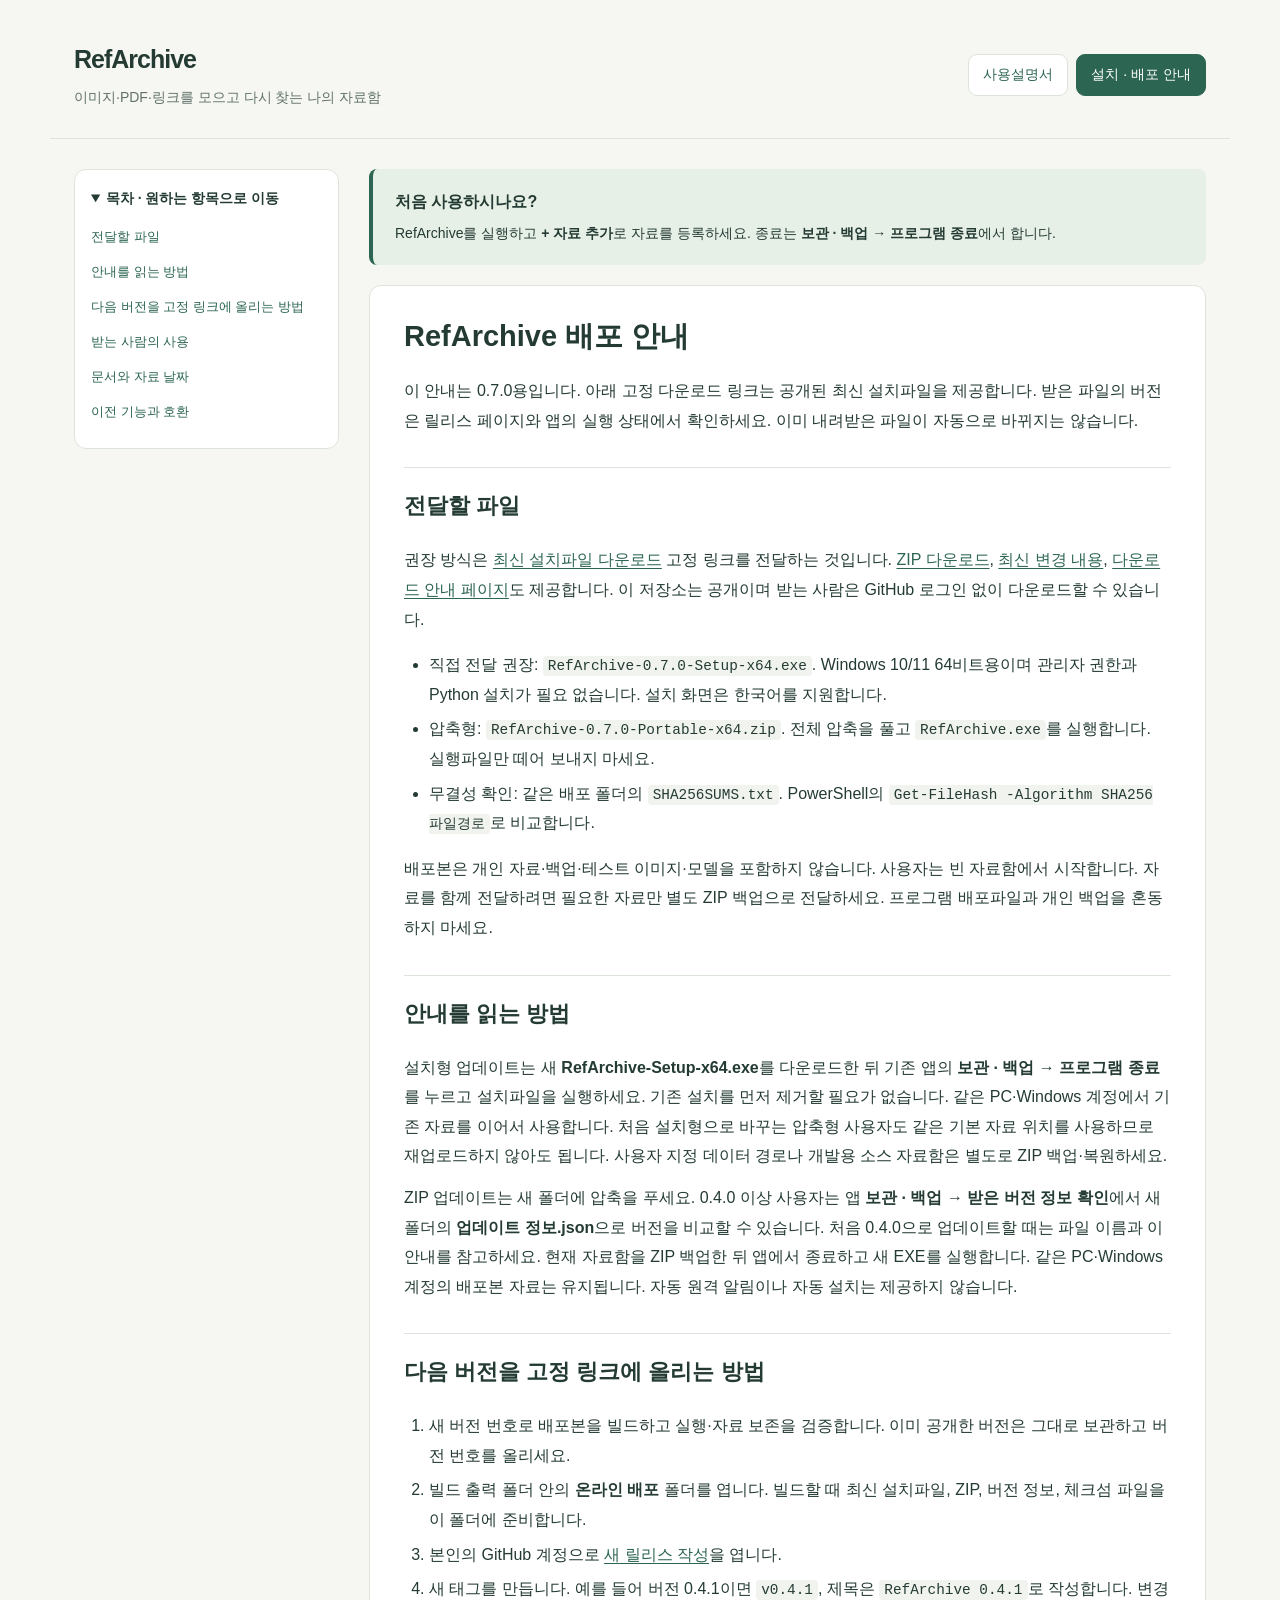
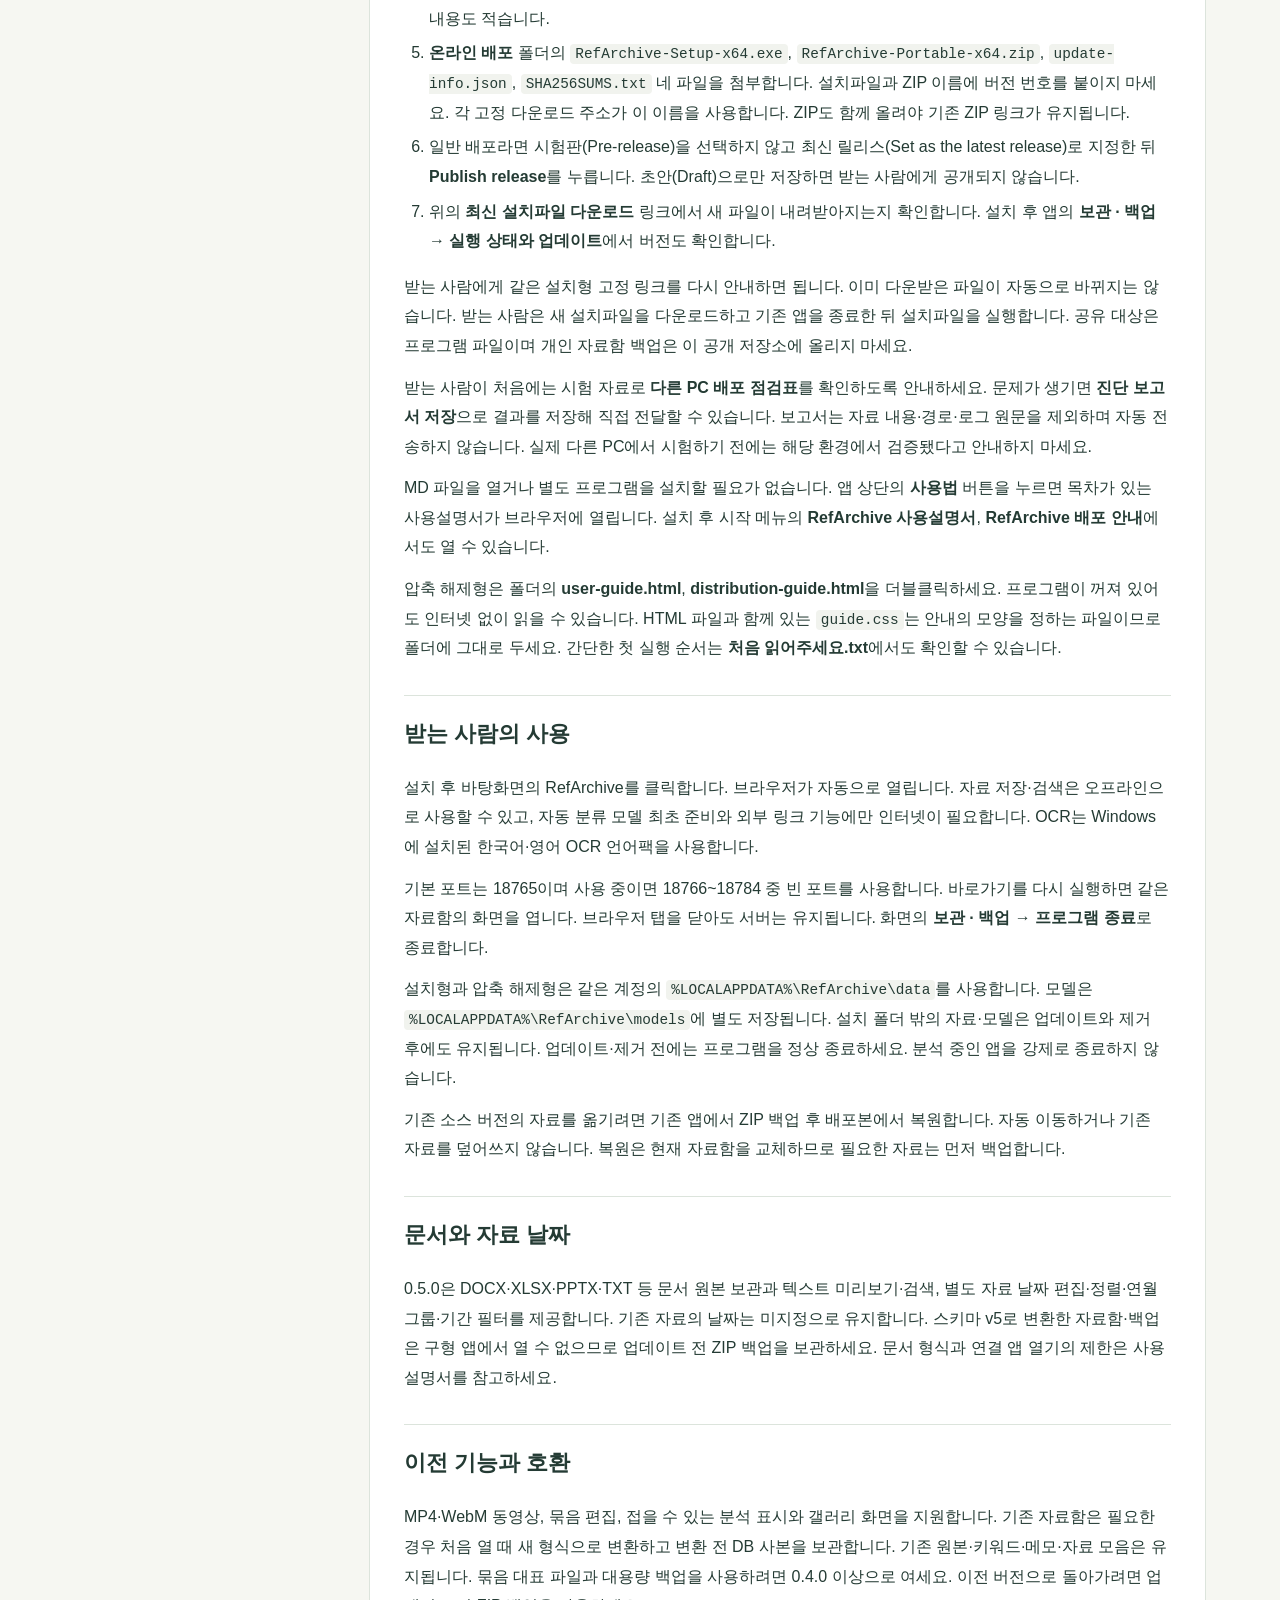
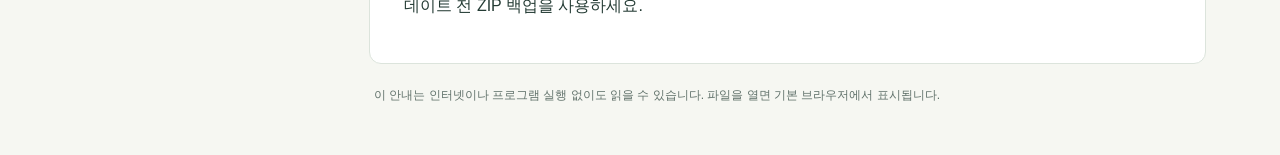
<file: docs/distribution-guide.html>
<!doctype html>
<html lang="ko">
<head><meta charset="utf-8"><meta name="viewport" content="width=device-width, initial-scale=1">
<title>RefArchive · 배포 안내</title><link rel="stylesheet" href="guide.css"></head>
<body><a class="skip-link" href="#content">본문 바로가기</a>
<header class="guide-header"><div><span class="brand">RefArchive</span><p>이미지·PDF·링크를 모으고 다시 찾는 나의 자료함</p></div>
<nav aria-label="안내 종류"><a href="user-guide.html" >사용설명서</a><a href="distribution-guide.html" aria-current="page">설치 · 배포 안내</a></nav></header>
<div class="guide-layout"><aside class="guide-toc"><details open><summary>목차 · 원하는 항목으로 이동</summary><div class="toc">
<ul>
<li><a href="#_1">전달할 파일</a></li>
<li><a href="#_2">안내를 읽는 방법</a></li>
<li><a href="#_3">다음 버전을 고정 링크에 올리는 방법</a></li>
<li><a href="#_4">받는 사람의 사용</a></li>
<li><a href="#_5">문서와 자료 날짜</a></li>
<li><a href="#_6">이전 기능과 호환</a></li>
</ul>
</div>
</details></aside>
<main id="content" tabindex="-1"><div class="quick-start"><strong>처음 사용하시나요?</strong><p>RefArchive를 실행하고 <b>+ 자료 추가</b>로 자료를 등록하세요. 종료는 <b>보관 · 백업 → 프로그램 종료</b>에서 합니다.</p></div>
<article><h1 id="refarchive">RefArchive 배포 안내</h1>
<p>이 안내는 0.7.0용입니다. 아래 고정 다운로드 링크는 공개된 최신 설치파일을 제공합니다. 받은 파일의 버전은 릴리스 페이지와 앱의 실행 상태에서 확인하세요. 이미 내려받은 파일이 자동으로 바뀌지는 않습니다.</p>
<h2 id="_1">전달할 파일</h2>
<p>권장 방식은 <a href="https://github.com/sanu1227/RefArchive-releases/releases/latest/download/RefArchive-Setup-x64.exe">최신 설치파일 다운로드</a> 고정 링크를 전달하는 것입니다. <a href="https://github.com/sanu1227/RefArchive-releases/releases/latest/download/RefArchive-Portable-x64.zip">ZIP 다운로드</a>, <a href="https://github.com/sanu1227/RefArchive-releases/releases/latest">최신 변경 내용</a>, <a href="https://github.com/sanu1227/RefArchive-releases">다운로드 안내 페이지</a>도 제공합니다. 이 저장소는 공개이며 받는 사람은 GitHub 로그인 없이 다운로드할 수 있습니다.</p>
<ul>
<li>직접 전달 권장: <code>RefArchive-0.7.0-Setup-x64.exe</code>. Windows 10/11 64비트용이며 관리자 권한과 Python 설치가 필요 없습니다. 설치 화면은 한국어를 지원합니다.</li>
<li>압축형: <code>RefArchive-0.7.0-Portable-x64.zip</code>. 전체 압축을 풀고 <code>RefArchive.exe</code>를 실행합니다. 실행파일만 떼어 보내지 마세요.</li>
<li>무결성 확인: 같은 배포 폴더의 <code>SHA256SUMS.txt</code>. PowerShell의 <code>Get-FileHash -Algorithm SHA256 파일경로</code>로 비교합니다.</li>
</ul>
<p>배포본은 개인 자료·백업·테스트 이미지·모델을 포함하지 않습니다. 사용자는 빈 자료함에서 시작합니다. 자료를 함께 전달하려면 필요한 자료만 별도 ZIP 백업으로 전달하세요. 프로그램 배포파일과 개인 백업을 혼동하지 마세요.</p>
<h2 id="_2">안내를 읽는 방법</h2>
<p>설치형 업데이트는 새 <strong>RefArchive-Setup-x64.exe</strong>를 다운로드한 뒤 기존 앱의 <strong>보관 · 백업 → 프로그램 종료</strong>를 누르고 설치파일을 실행하세요. 기존 설치를 먼저 제거할 필요가 없습니다. 같은 PC·Windows 계정에서 기존 자료를 이어서 사용합니다. 처음 설치형으로 바꾸는 압축형 사용자도 같은 기본 자료 위치를 사용하므로 재업로드하지 않아도 됩니다. 사용자 지정 데이터 경로나 개발용 소스 자료함은 별도로 ZIP 백업·복원하세요.</p>
<p>ZIP 업데이트는 새 폴더에 압축을 푸세요. 0.4.0 이상 사용자는 앱 <strong>보관 · 백업 → 받은 버전 정보 확인</strong>에서 새 폴더의 <strong>업데이트 정보.json</strong>으로 버전을 비교할 수 있습니다. 처음 0.4.0으로 업데이트할 때는 파일 이름과 이 안내를 참고하세요. 현재 자료함을 ZIP 백업한 뒤 앱에서 종료하고 새 EXE를 실행합니다. 같은 PC·Windows 계정의 배포본 자료는 유지됩니다. 자동 원격 알림이나 자동 설치는 제공하지 않습니다.</p>
<h2 id="_3">다음 버전을 고정 링크에 올리는 방법</h2>
<ol>
<li>새 버전 번호로 배포본을 빌드하고 실행·자료 보존을 검증합니다. 이미 공개한 버전은 그대로 보관하고 버전 번호를 올리세요.</li>
<li>빌드 출력 폴더 안의 <strong>온라인 배포</strong> 폴더를 엽니다. 빌드할 때 최신 설치파일, ZIP, 버전 정보, 체크섬 파일을 이 폴더에 준비합니다.</li>
<li>본인의 GitHub 계정으로 <a href="https://github.com/sanu1227/RefArchive-releases/releases/new">새 릴리스 작성</a>을 엽니다.</li>
<li>새 태그를 만듭니다. 예를 들어 버전 0.4.1이면 <code>v0.4.1</code>, 제목은 <code>RefArchive 0.4.1</code>로 작성합니다. 변경 내용도 적습니다.</li>
<li><strong>온라인 배포</strong> 폴더의 <code>RefArchive-Setup-x64.exe</code>, <code>RefArchive-Portable-x64.zip</code>, <code>update-info.json</code>, <code>SHA256SUMS.txt</code> 네 파일을 첨부합니다. 설치파일과 ZIP 이름에 버전 번호를 붙이지 마세요. 각 고정 다운로드 주소가 이 이름을 사용합니다. ZIP도 함께 올려야 기존 ZIP 링크가 유지됩니다.</li>
<li>일반 배포라면 시험판(Pre-release)을 선택하지 않고 최신 릴리스(Set as the latest release)로 지정한 뒤 <strong>Publish release</strong>를 누릅니다. 초안(Draft)으로만 저장하면 받는 사람에게 공개되지 않습니다.</li>
<li>위의 <strong>최신 설치파일 다운로드</strong> 링크에서 새 파일이 내려받아지는지 확인합니다. 설치 후 앱의 <strong>보관 · 백업 → 실행 상태와 업데이트</strong>에서 버전도 확인합니다.</li>
</ol>
<p>받는 사람에게 같은 설치형 고정 링크를 다시 안내하면 됩니다. 이미 다운받은 파일이 자동으로 바뀌지는 않습니다. 받는 사람은 새 설치파일을 다운로드하고 기존 앱을 종료한 뒤 설치파일을 실행합니다. 공유 대상은 프로그램 파일이며 개인 자료함 백업은 이 공개 저장소에 올리지 마세요.</p>
<p>받는 사람이 처음에는 시험 자료로 <strong>다른 PC 배포 점검표</strong>를 확인하도록 안내하세요. 문제가 생기면 <strong>진단 보고서 저장</strong>으로 결과를 저장해 직접 전달할 수 있습니다. 보고서는 자료 내용·경로·로그 원문을 제외하며 자동 전송하지 않습니다. 실제 다른 PC에서 시험하기 전에는 해당 환경에서 검증됐다고 안내하지 마세요.</p>
<p>MD 파일을 열거나 별도 프로그램을 설치할 필요가 없습니다. 앱 상단의 <strong>사용법</strong> 버튼을 누르면 목차가 있는 사용설명서가 브라우저에 열립니다. 설치 후 시작 메뉴의 <strong>RefArchive 사용설명서</strong>, <strong>RefArchive 배포 안내</strong>에서도 열 수 있습니다.</p>
<p>압축 해제형은 폴더의 <strong>user-guide.html</strong>, <strong>distribution-guide.html</strong>을 더블클릭하세요. 프로그램이 꺼져 있어도 인터넷 없이 읽을 수 있습니다. HTML 파일과 함께 있는 <code>guide.css</code>는 안내의 모양을 정하는 파일이므로 폴더에 그대로 두세요. 간단한 첫 실행 순서는 <strong>처음 읽어주세요.txt</strong>에서도 확인할 수 있습니다.</p>
<h2 id="_4">받는 사람의 사용</h2>
<p>설치 후 바탕화면의 RefArchive를 클릭합니다. 브라우저가 자동으로 열립니다. 자료 저장·검색은 오프라인으로 사용할 수 있고, 자동 분류 모델 최초 준비와 외부 링크 기능에만 인터넷이 필요합니다. OCR는 Windows에 설치된 한국어·영어 OCR 언어팩을 사용합니다.</p>
<p>기본 포트는 18765이며 사용 중이면 18766~18784 중 빈 포트를 사용합니다. 바로가기를 다시 실행하면 같은 자료함의 화면을 엽니다. 브라우저 탭을 닫아도 서버는 유지됩니다. 화면의 <strong>보관 · 백업 → 프로그램 종료</strong>로 종료합니다.</p>
<p>설치형과 압축 해제형은 같은 계정의 <code>%LOCALAPPDATA%\RefArchive\data</code>를 사용합니다. 모델은 <code>%LOCALAPPDATA%\RefArchive\models</code>에 별도 저장됩니다. 설치 폴더 밖의 자료·모델은 업데이트와 제거 후에도 유지됩니다. 업데이트·제거 전에는 프로그램을 정상 종료하세요. 분석 중인 앱을 강제로 종료하지 않습니다.</p>
<p>기존 소스 버전의 자료를 옮기려면 기존 앱에서 ZIP 백업 후 배포본에서 복원합니다. 자동 이동하거나 기존 자료를 덮어쓰지 않습니다. 복원은 현재 자료함을 교체하므로 필요한 자료는 먼저 백업합니다.</p>
<h2 id="_5">문서와 자료 날짜</h2>
<p>0.5.0은 DOCX·XLSX·PPTX·TXT 등 문서 원본 보관과 텍스트 미리보기·검색, 별도 자료 날짜 편집·정렬·연월 그룹·기간 필터를 제공합니다. 기존 자료의 날짜는 미지정으로 유지합니다. 스키마 v5로 변환한 자료함·백업은 구형 앱에서 열 수 없으므로 업데이트 전 ZIP 백업을 보관하세요. 문서 형식과 연결 앱 열기의 제한은 사용설명서를 참고하세요.</p>
<h2 id="_6">이전 기능과 호환</h2>
<p>MP4·WebM 동영상, 묶음 편집, 접을 수 있는 분석 표시와 갤러리 화면을 지원합니다. 기존 자료함은 필요한 경우 처음 열 때 새 형식으로 변환하고 변환 전 DB 사본을 보관합니다. 기존 원본·키워드·메모·자료 모음은 유지됩니다. 묶음 대표 파일과 대용량 백업을 사용하려면 0.4.0 이상으로 여세요. 이전 버전으로 돌아가려면 업데이트 전 ZIP 백업을 사용하세요.</p></article><footer>이 안내는 인터넷이나 프로그램 실행 없이도 읽을 수 있습니다. 파일을 열면 기본 브라우저에서 표시됩니다.</footer></main></div></body></html>
</file>
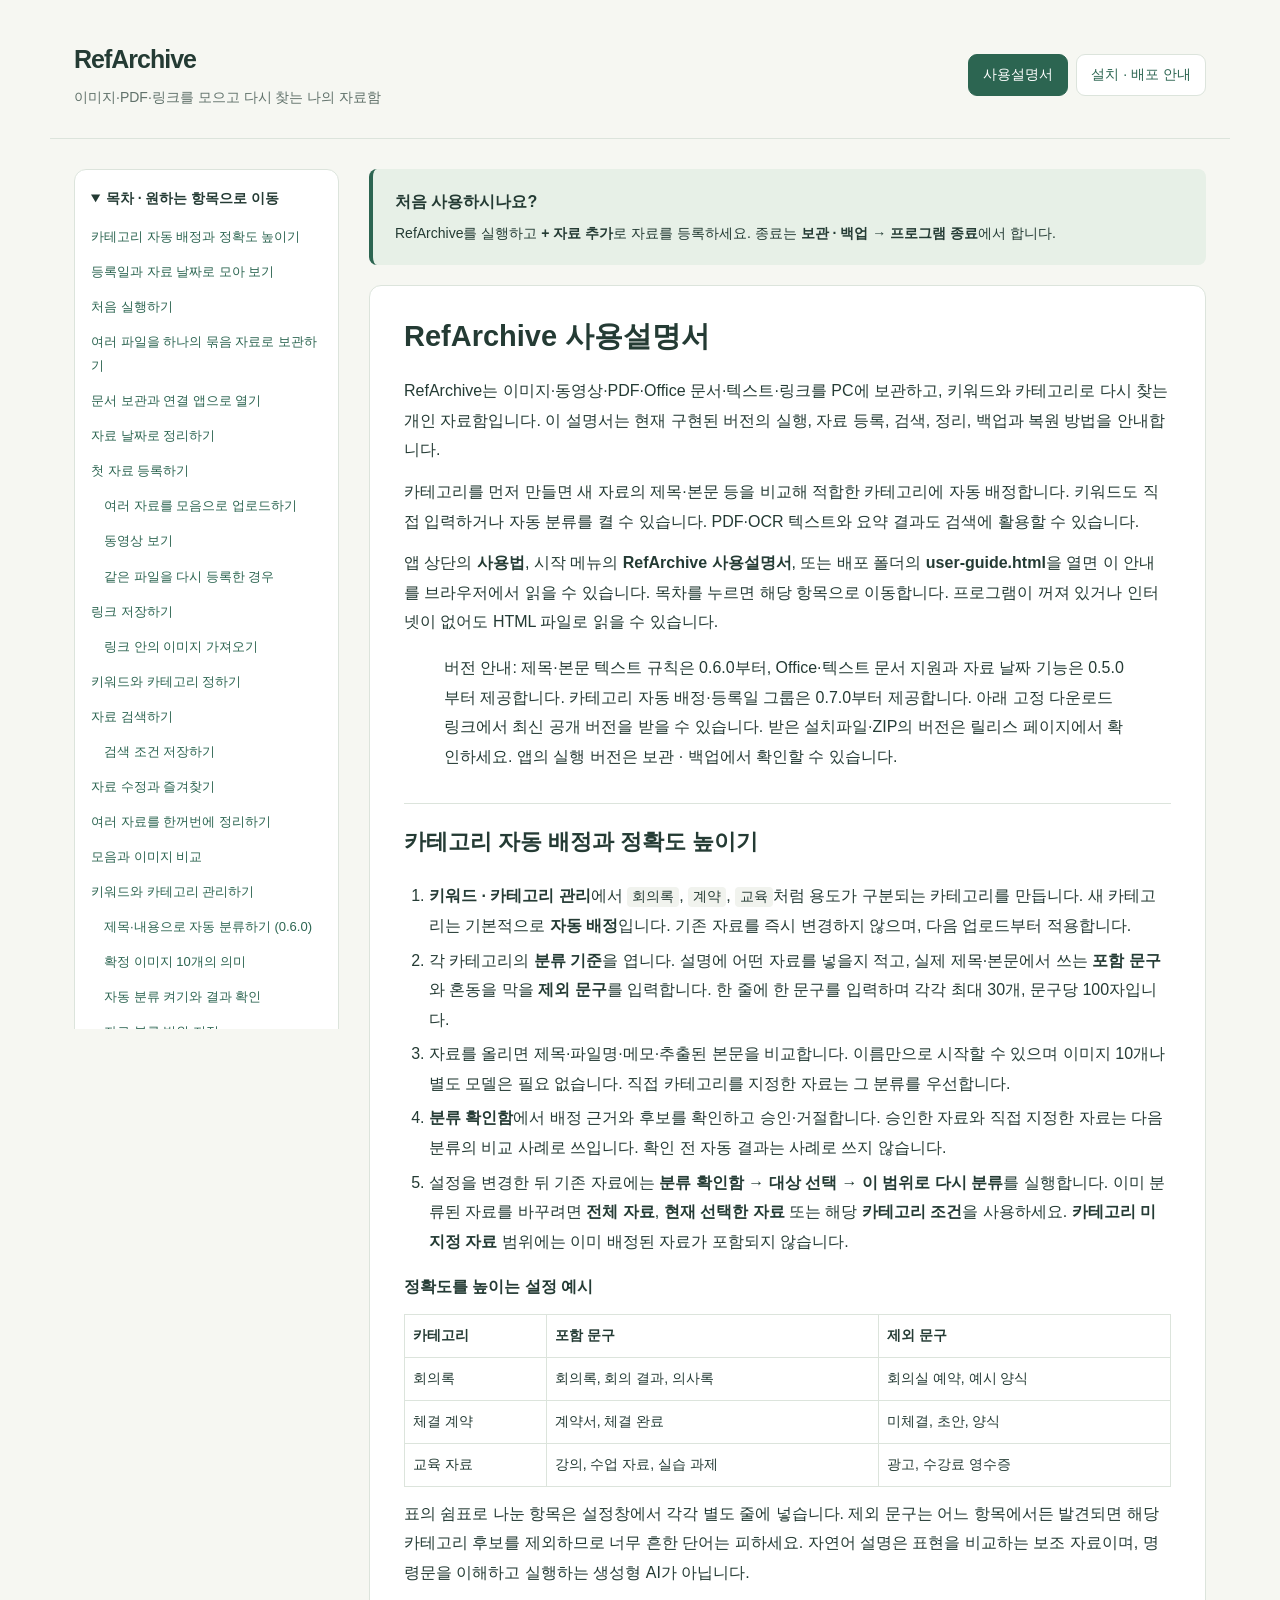
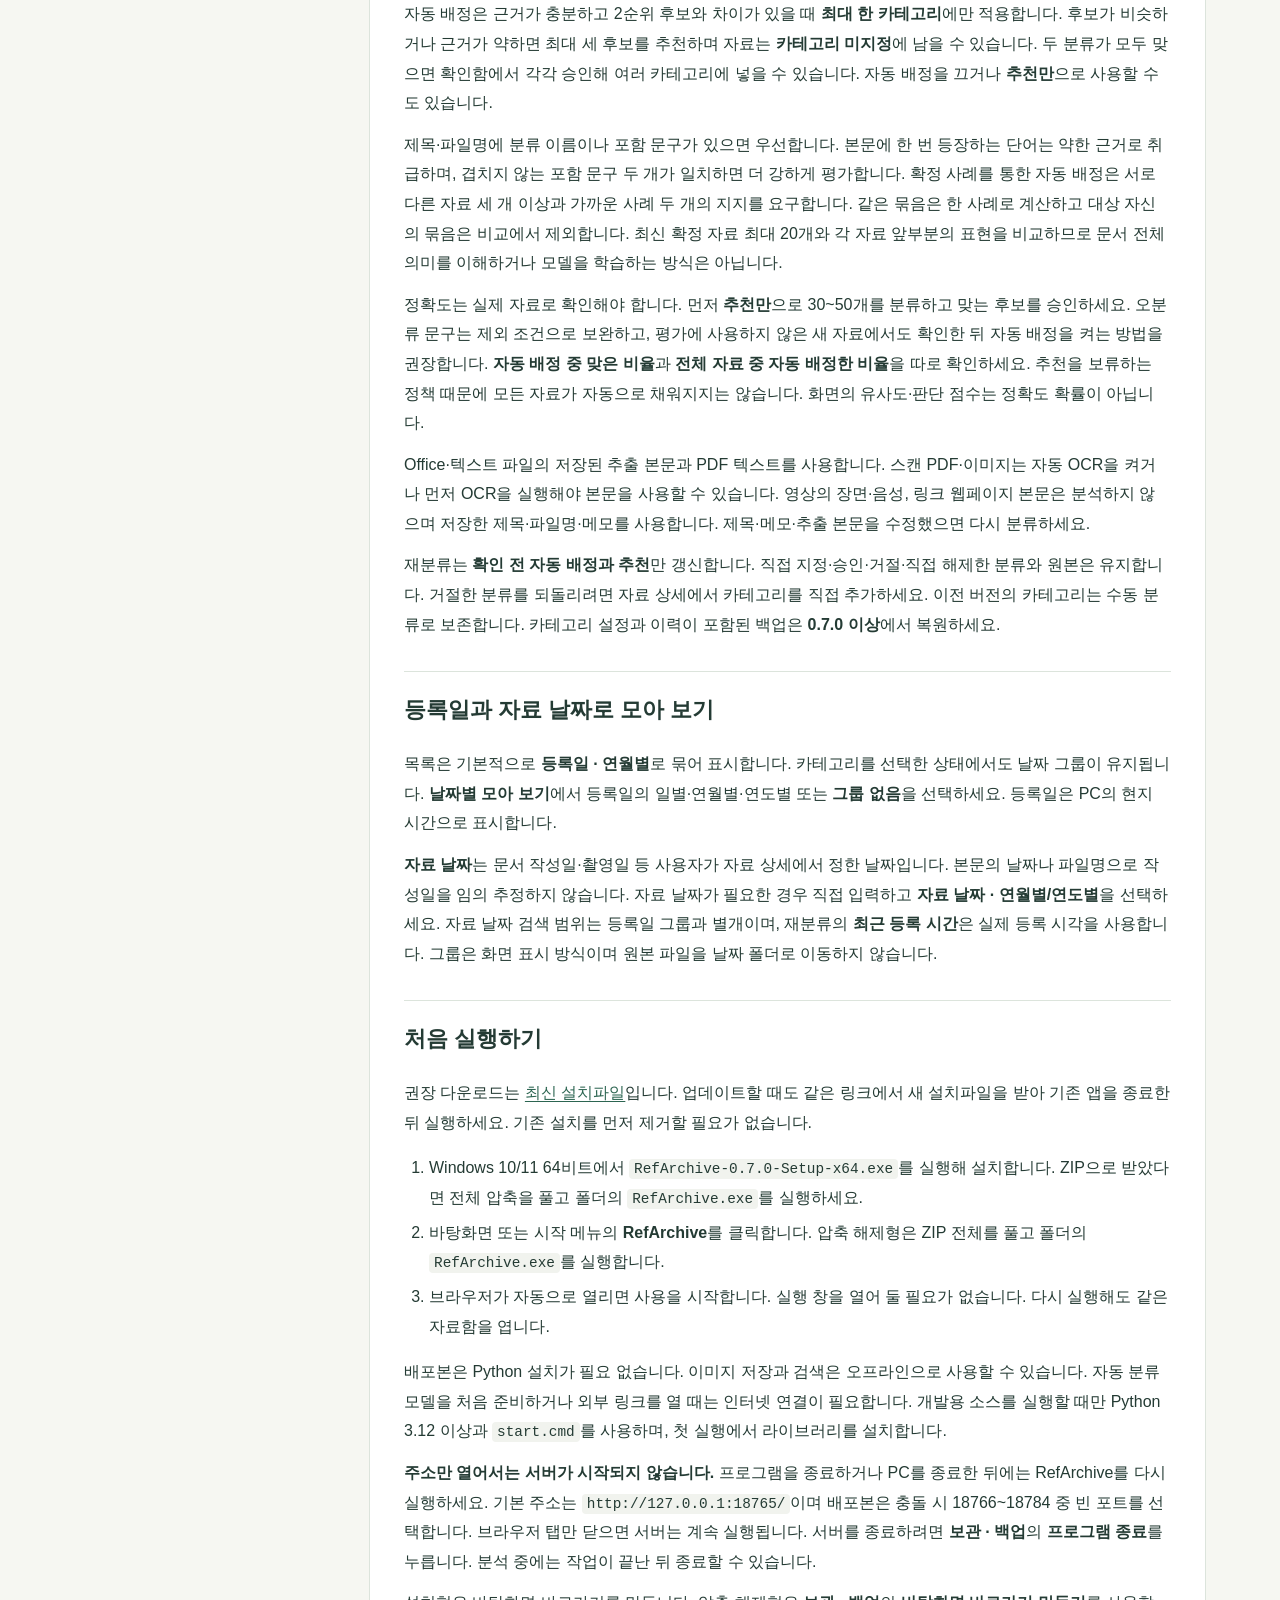
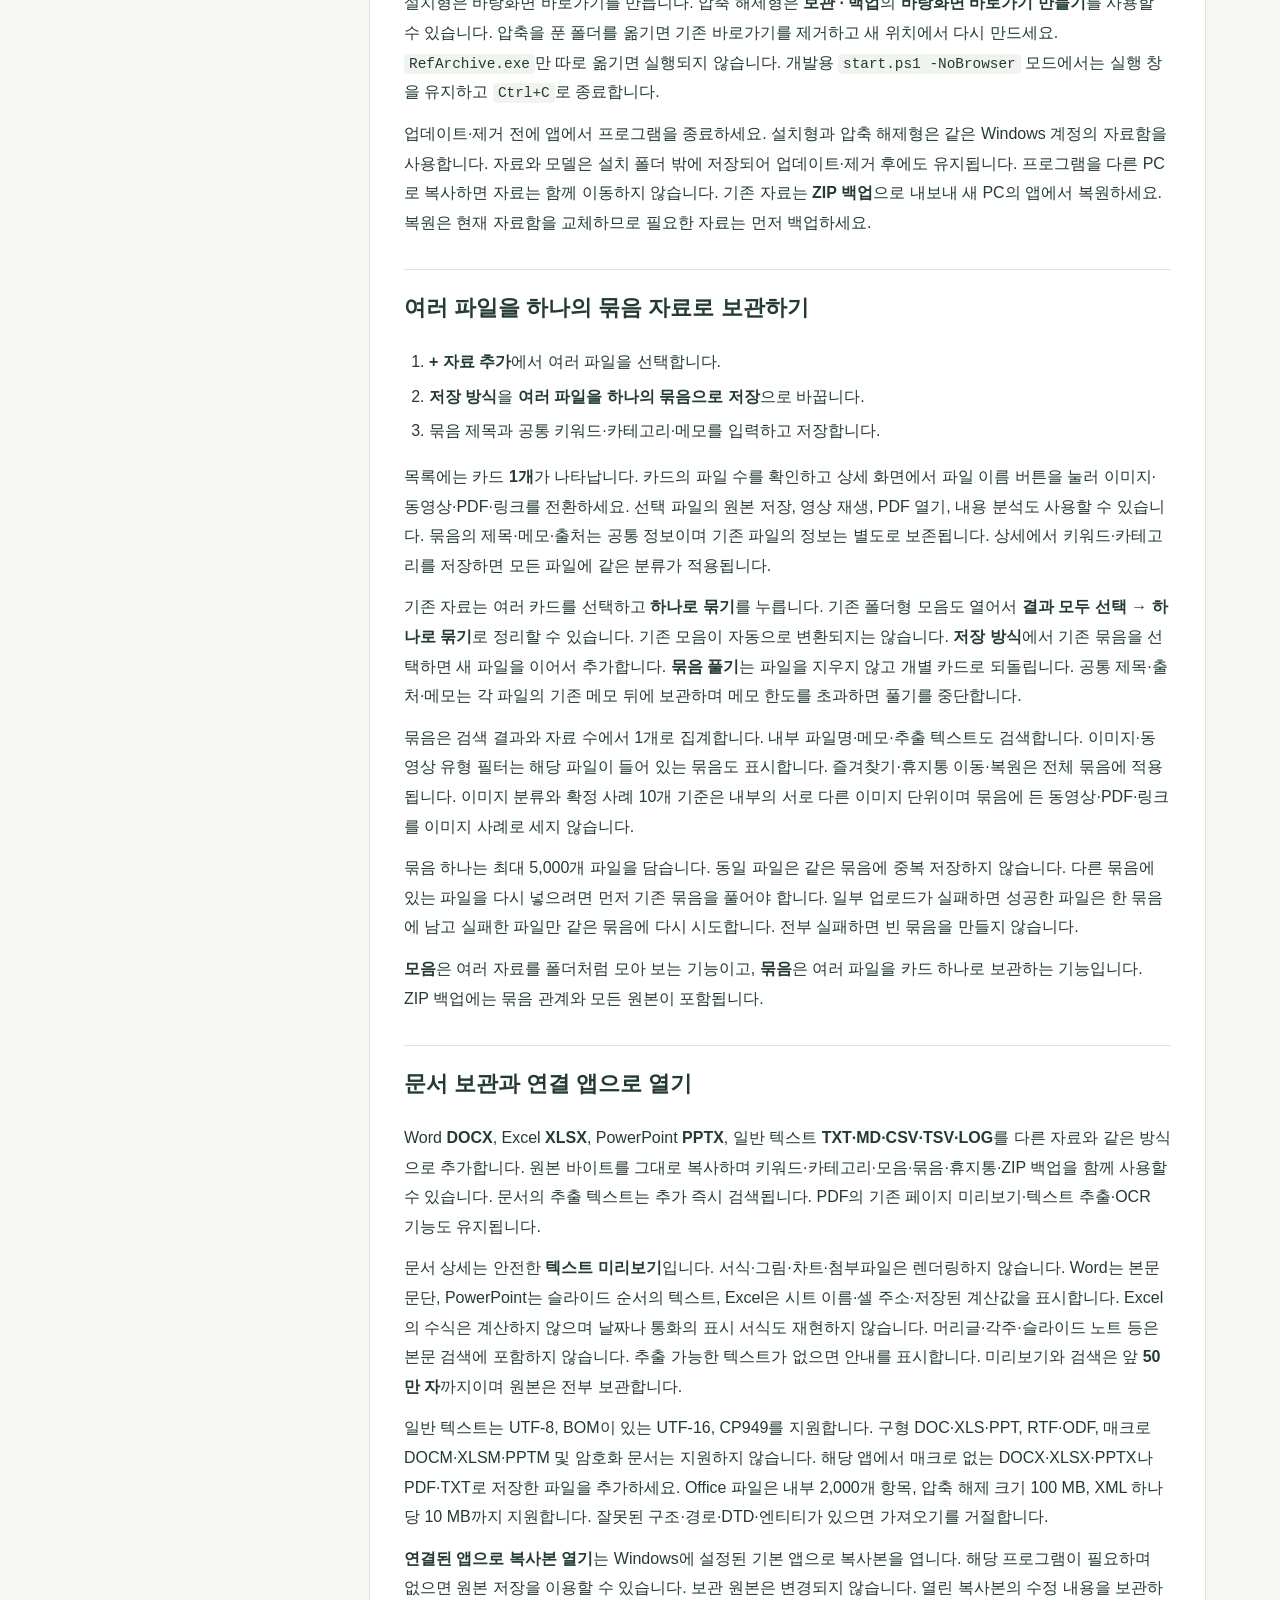
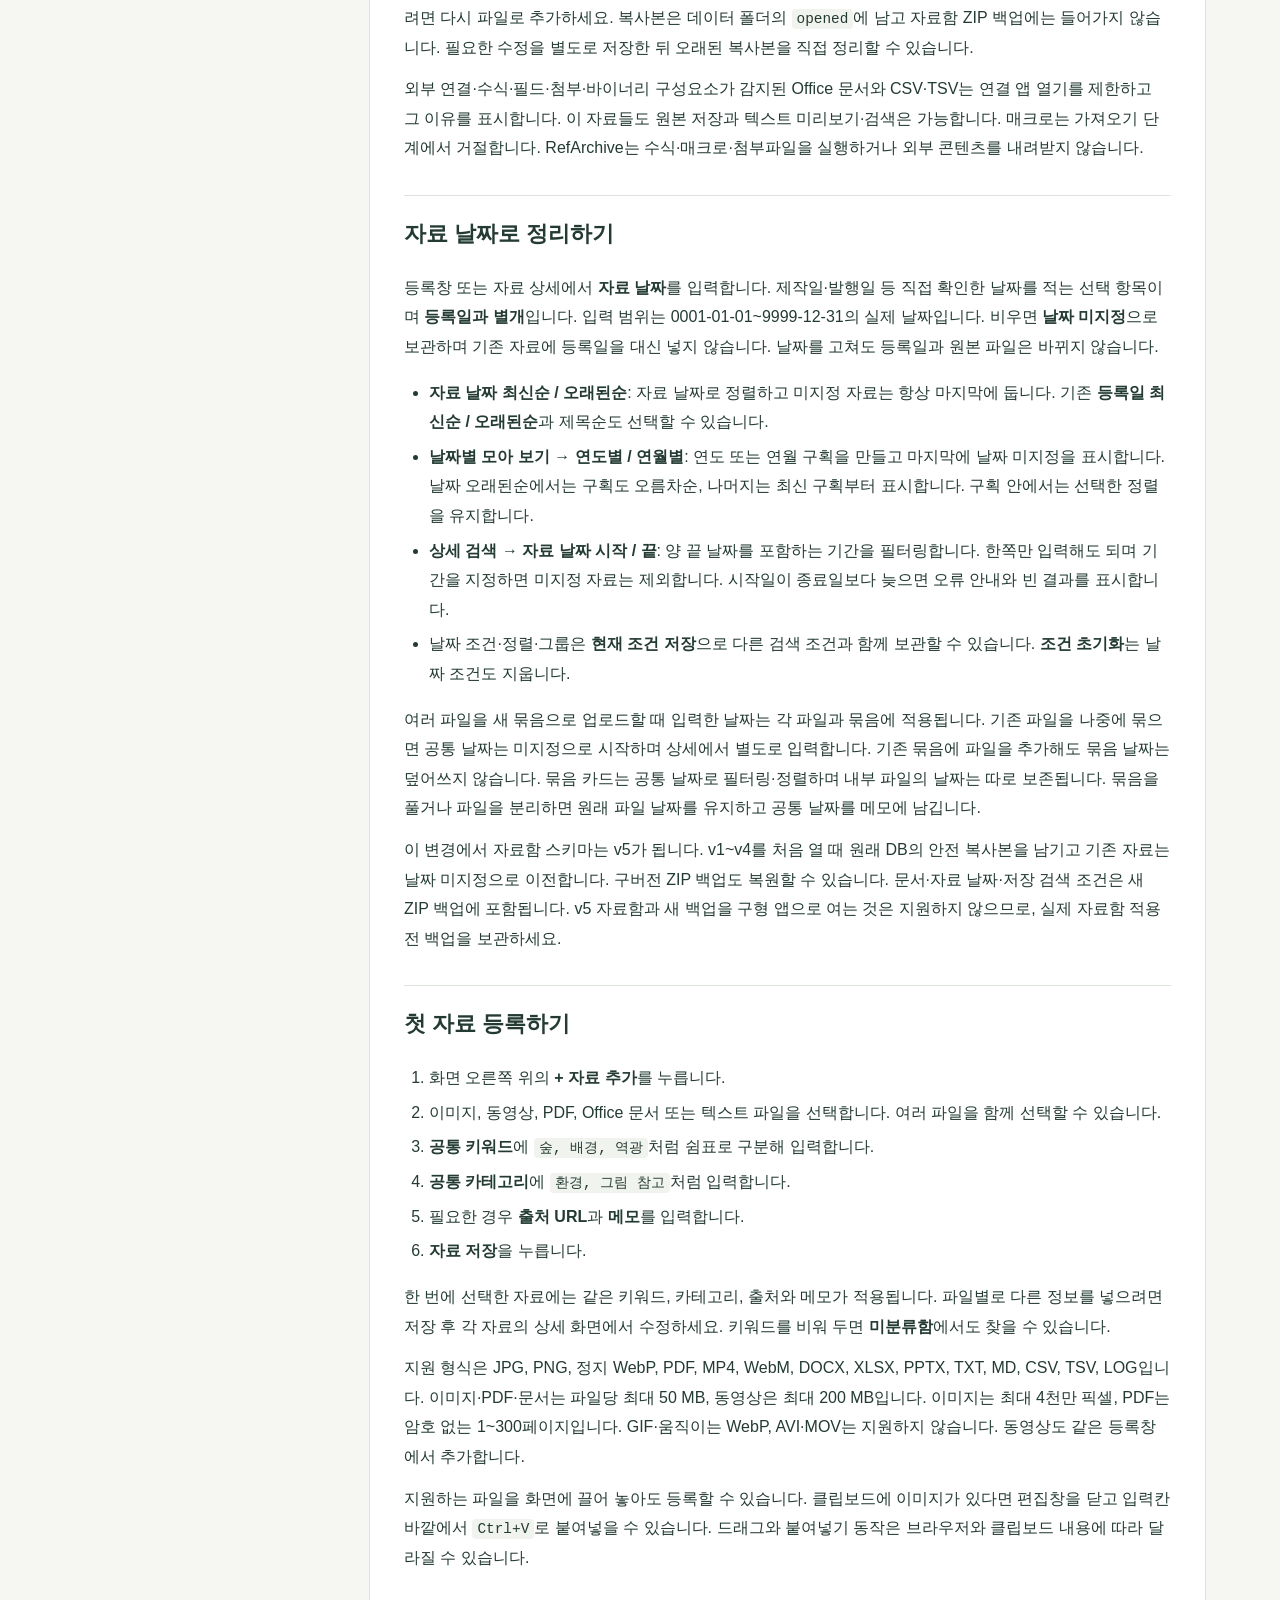
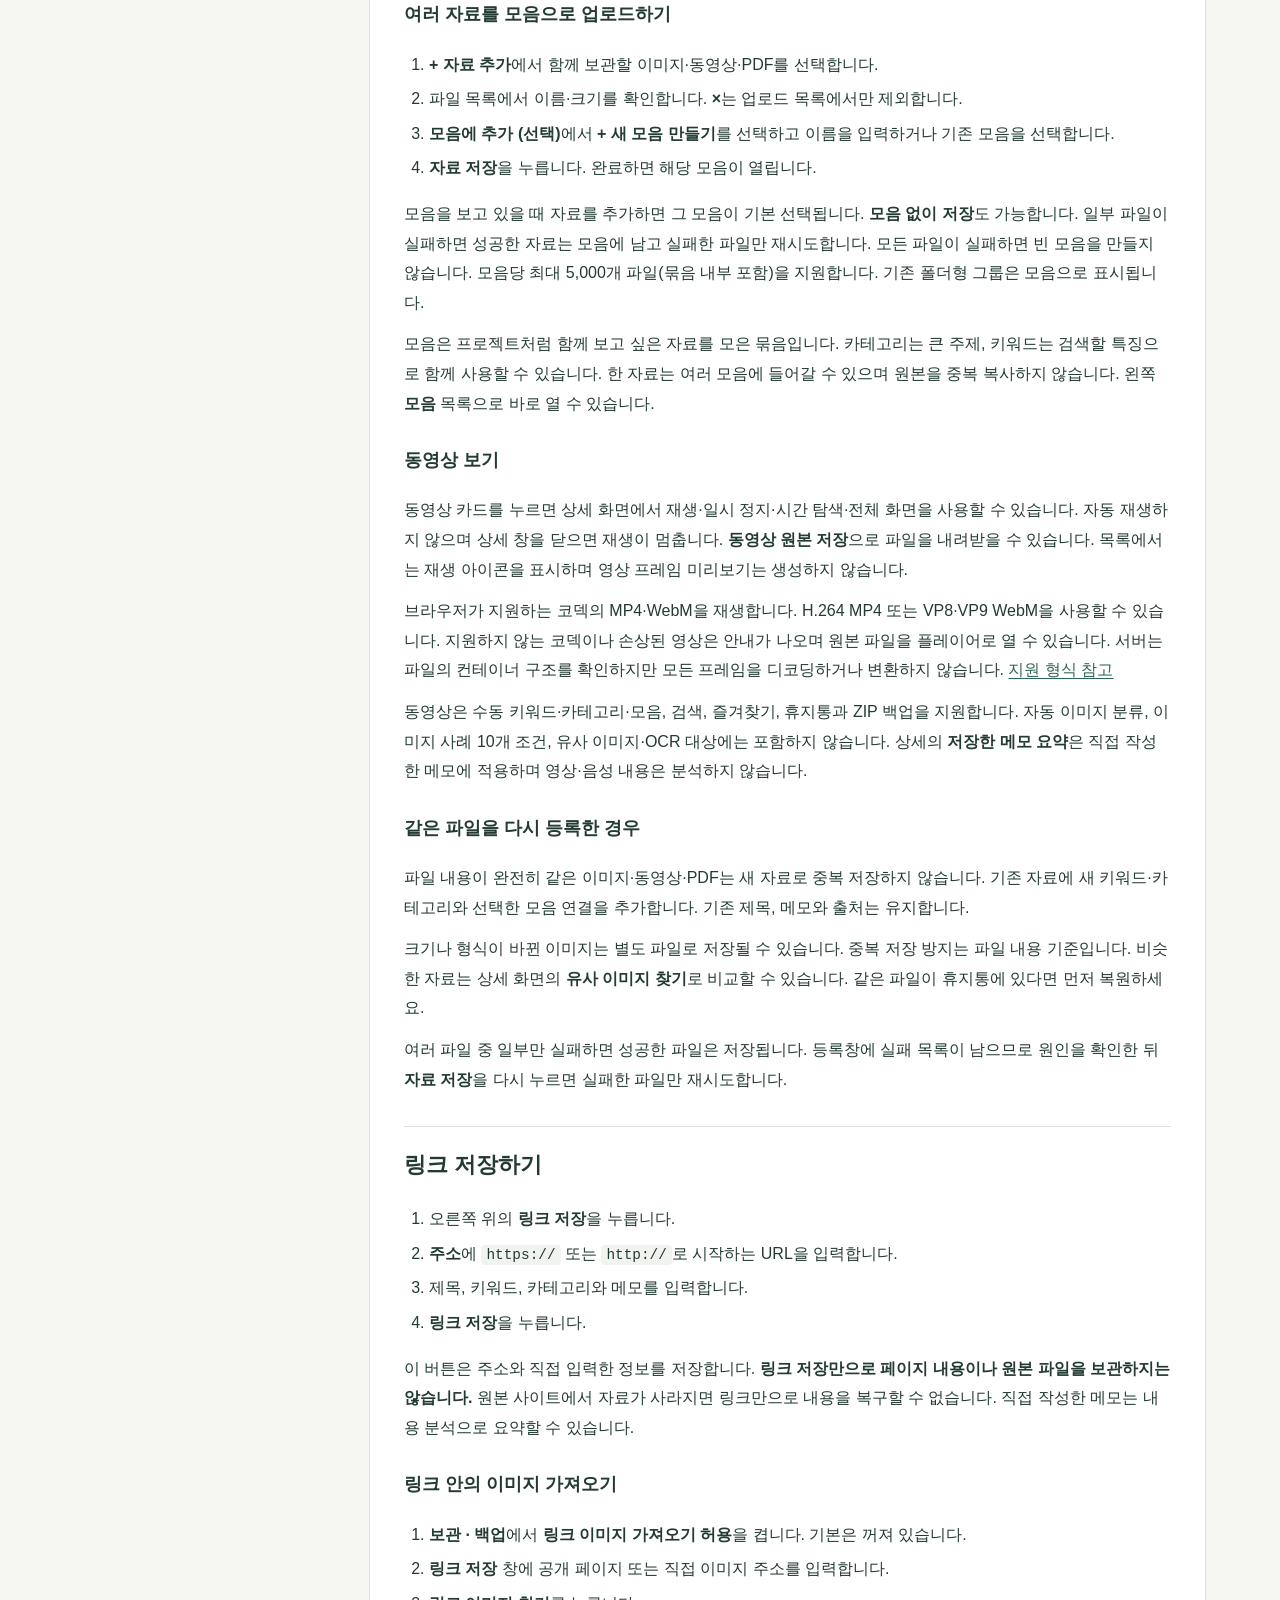
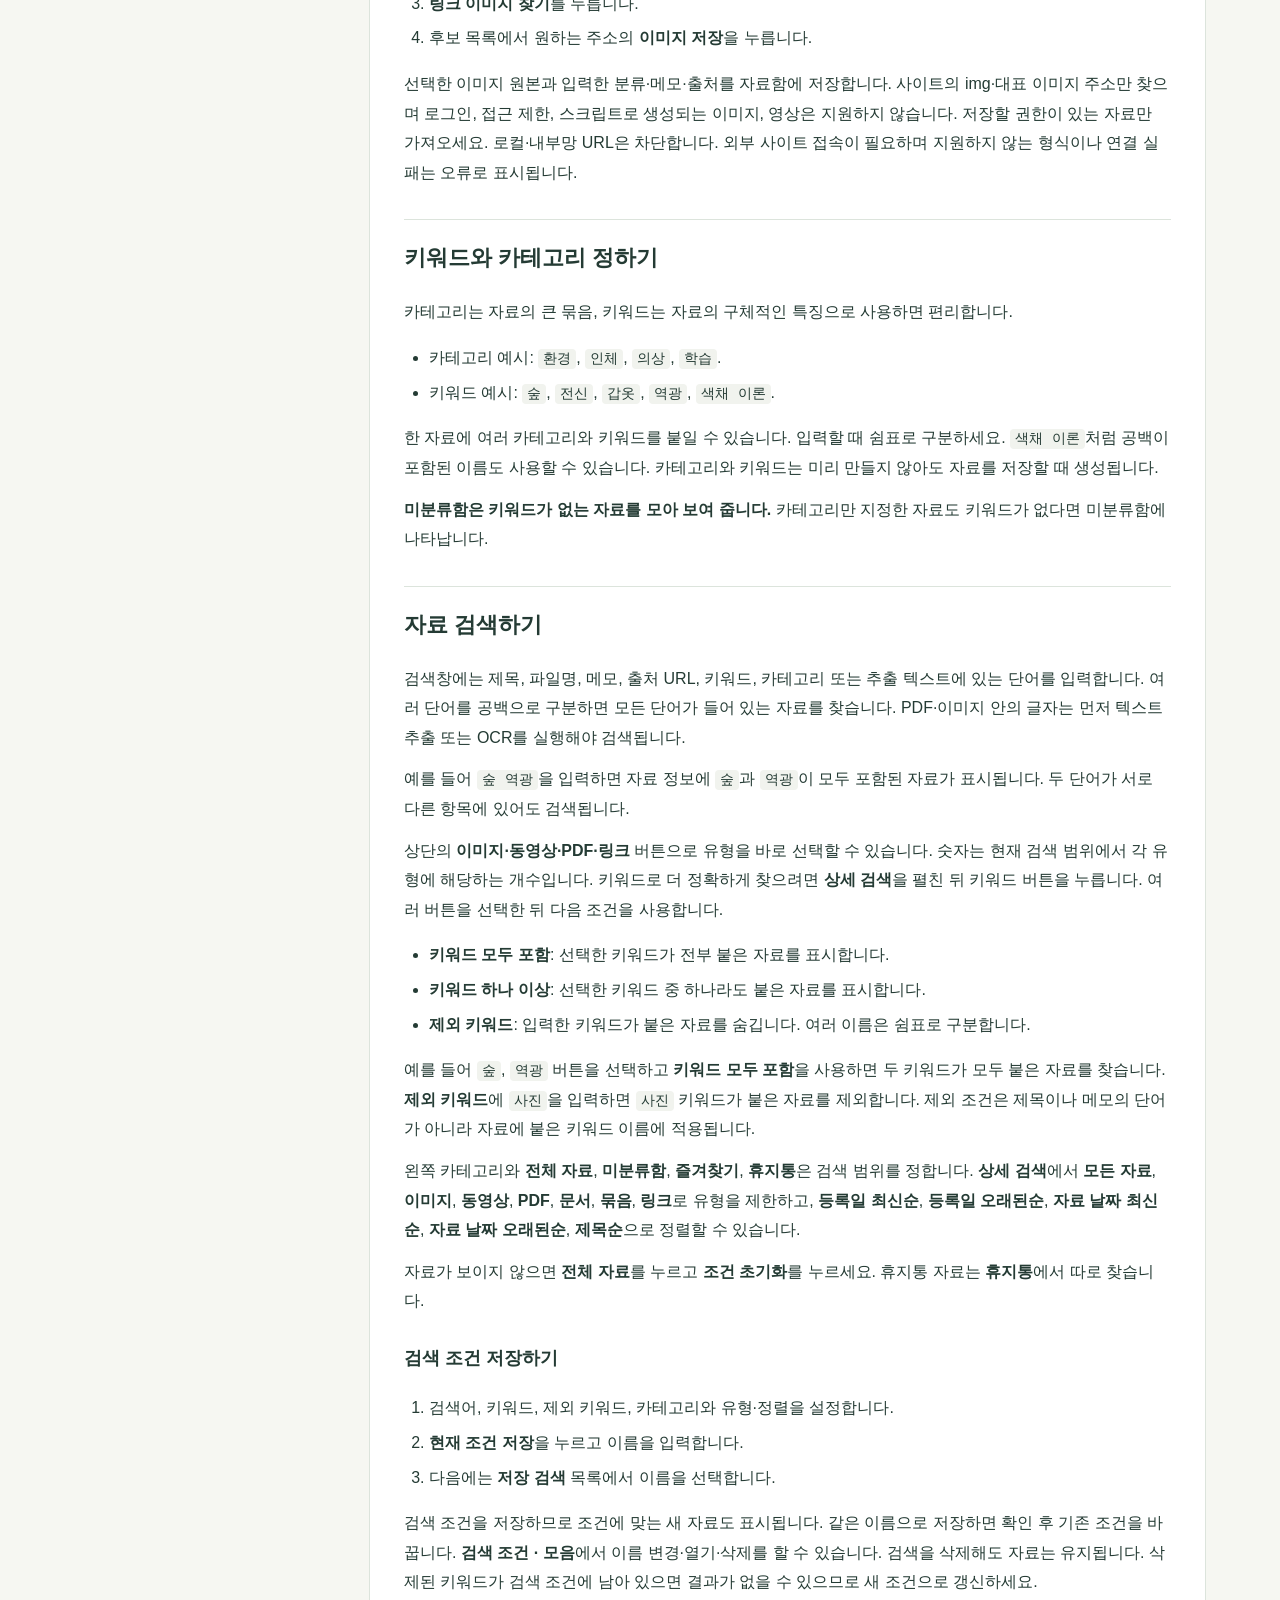
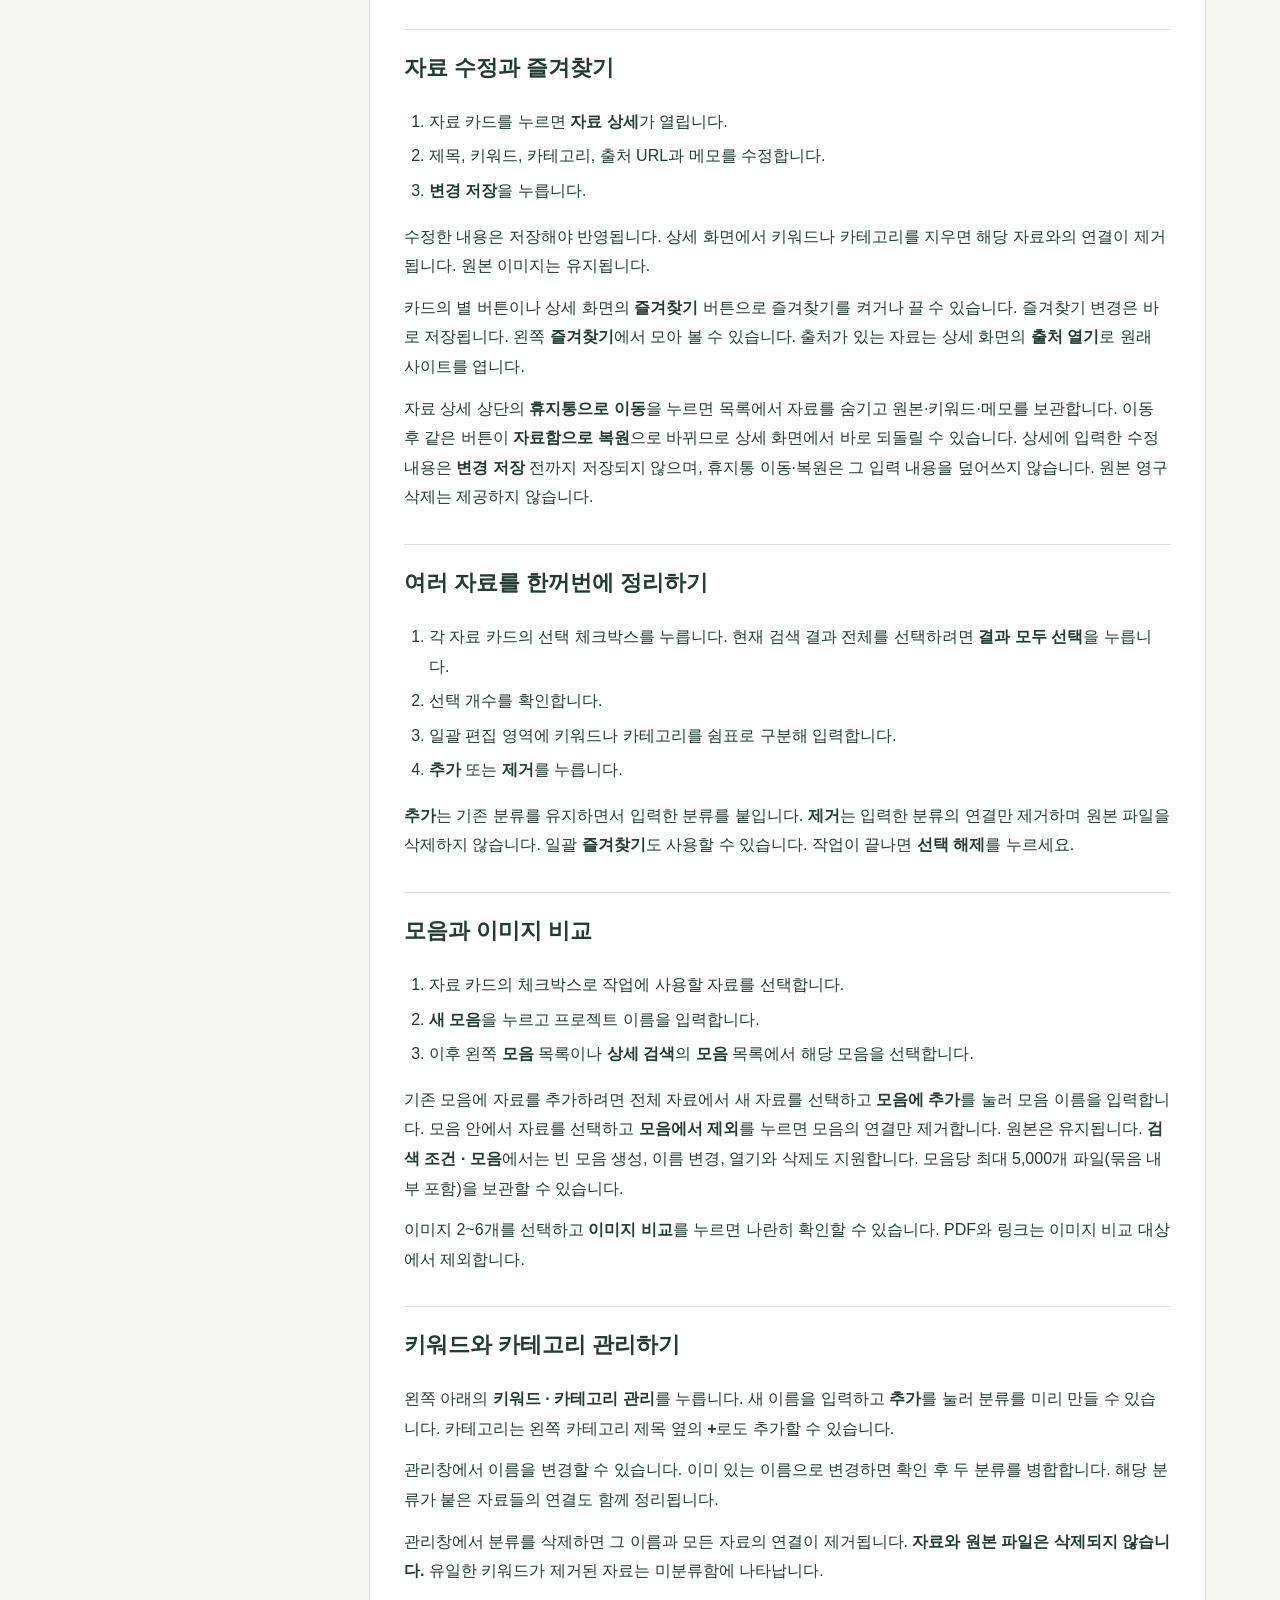
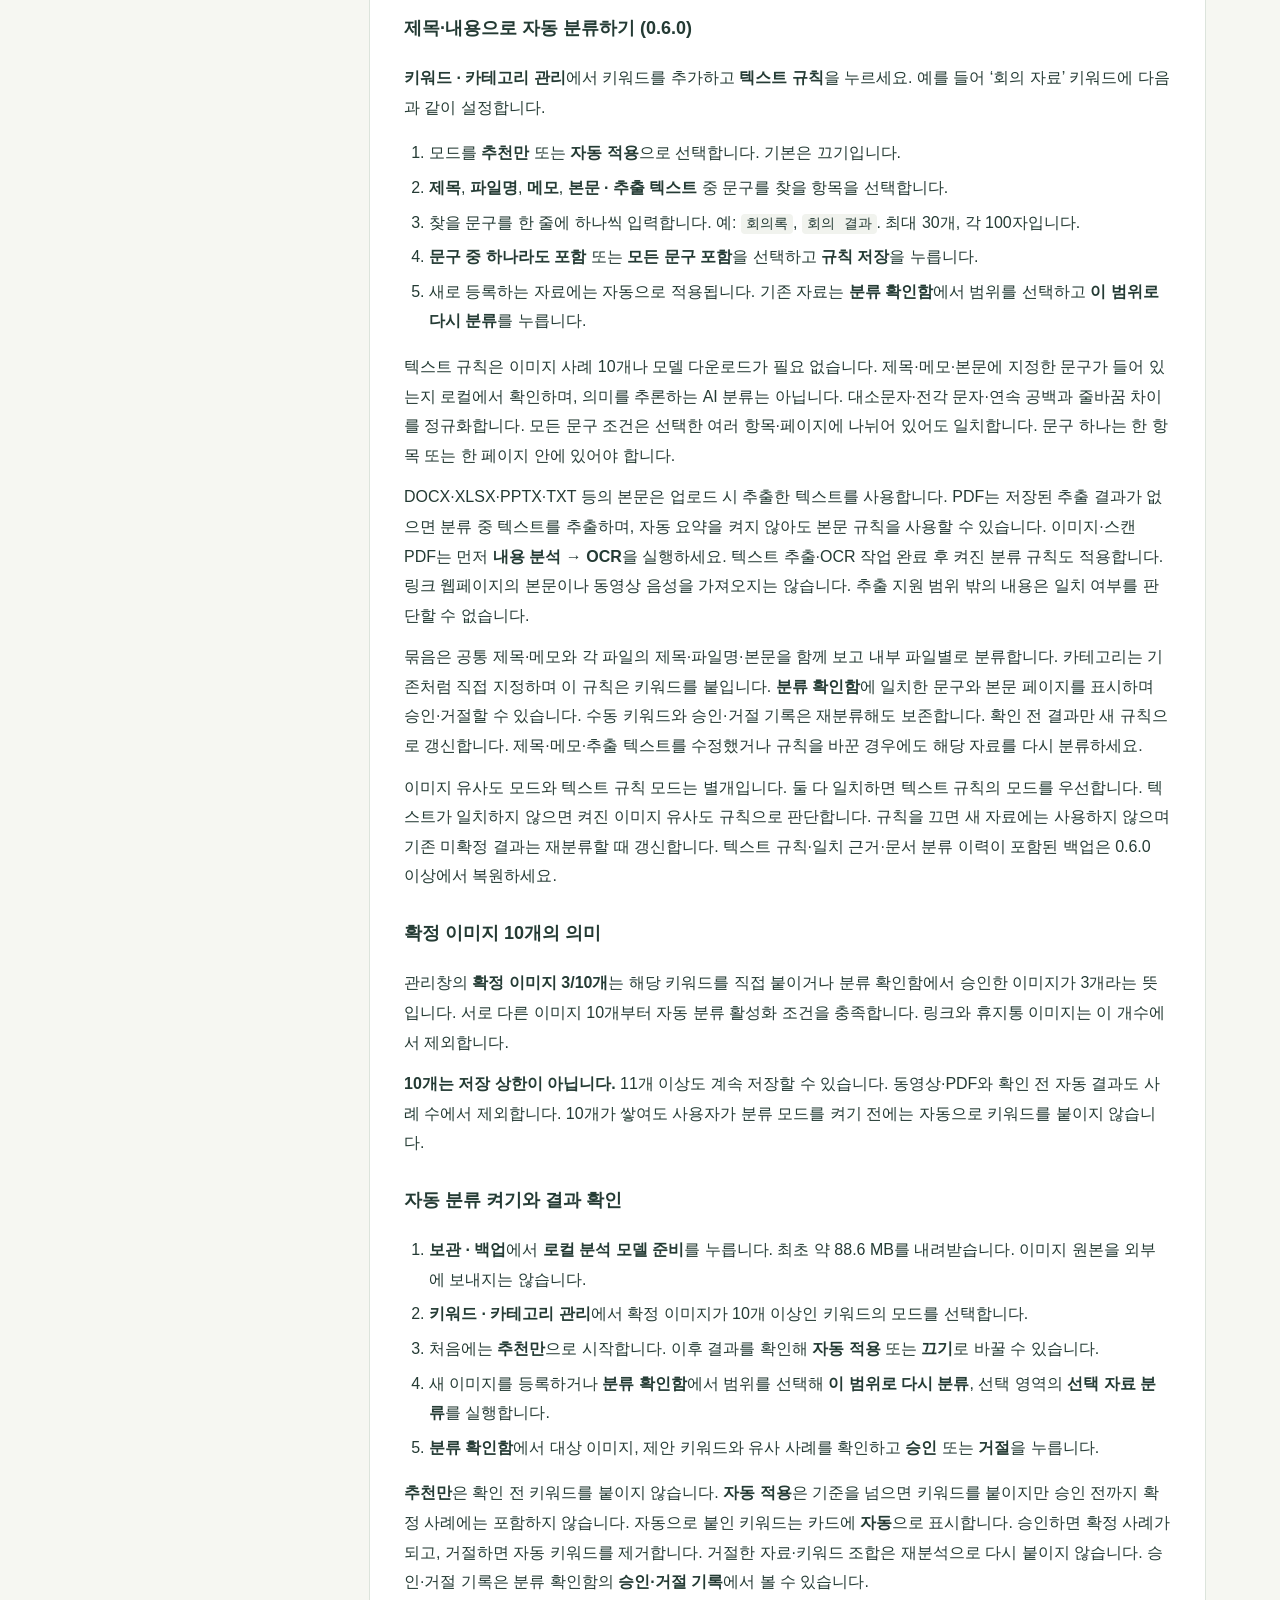
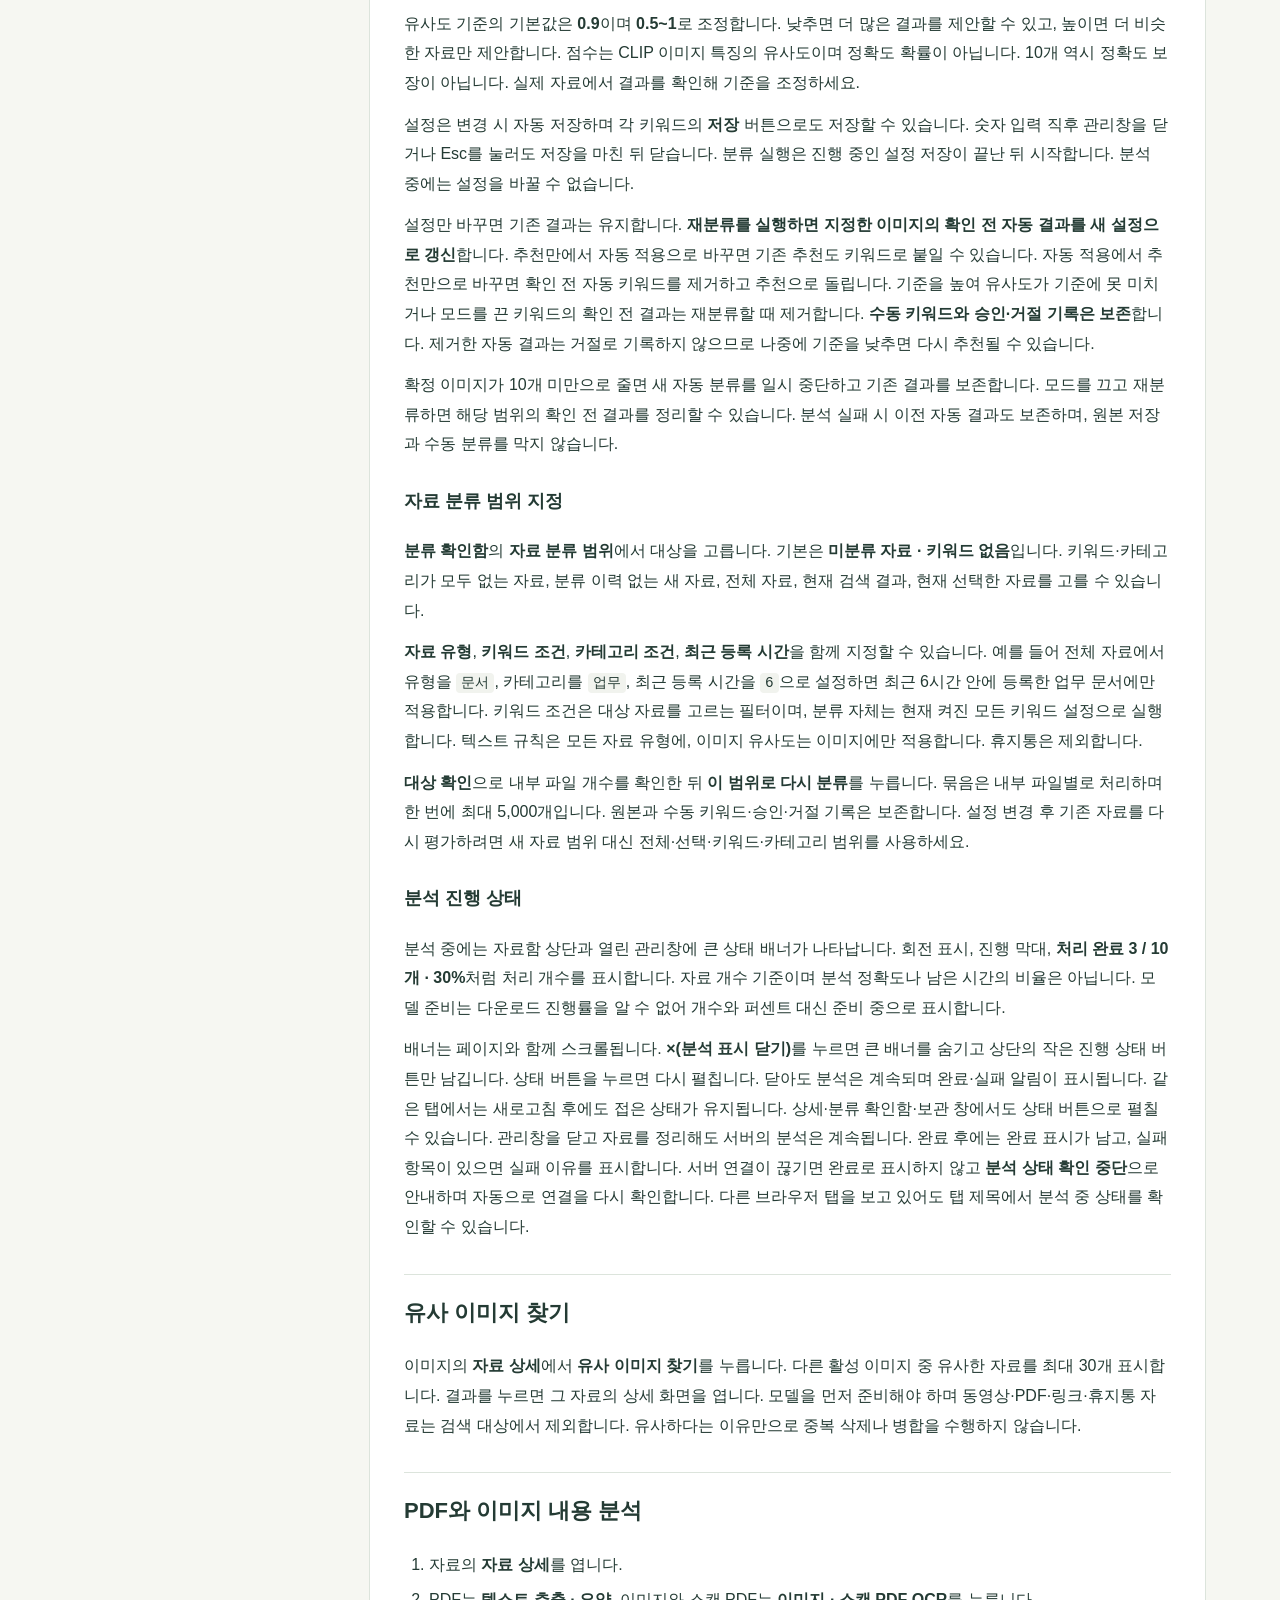
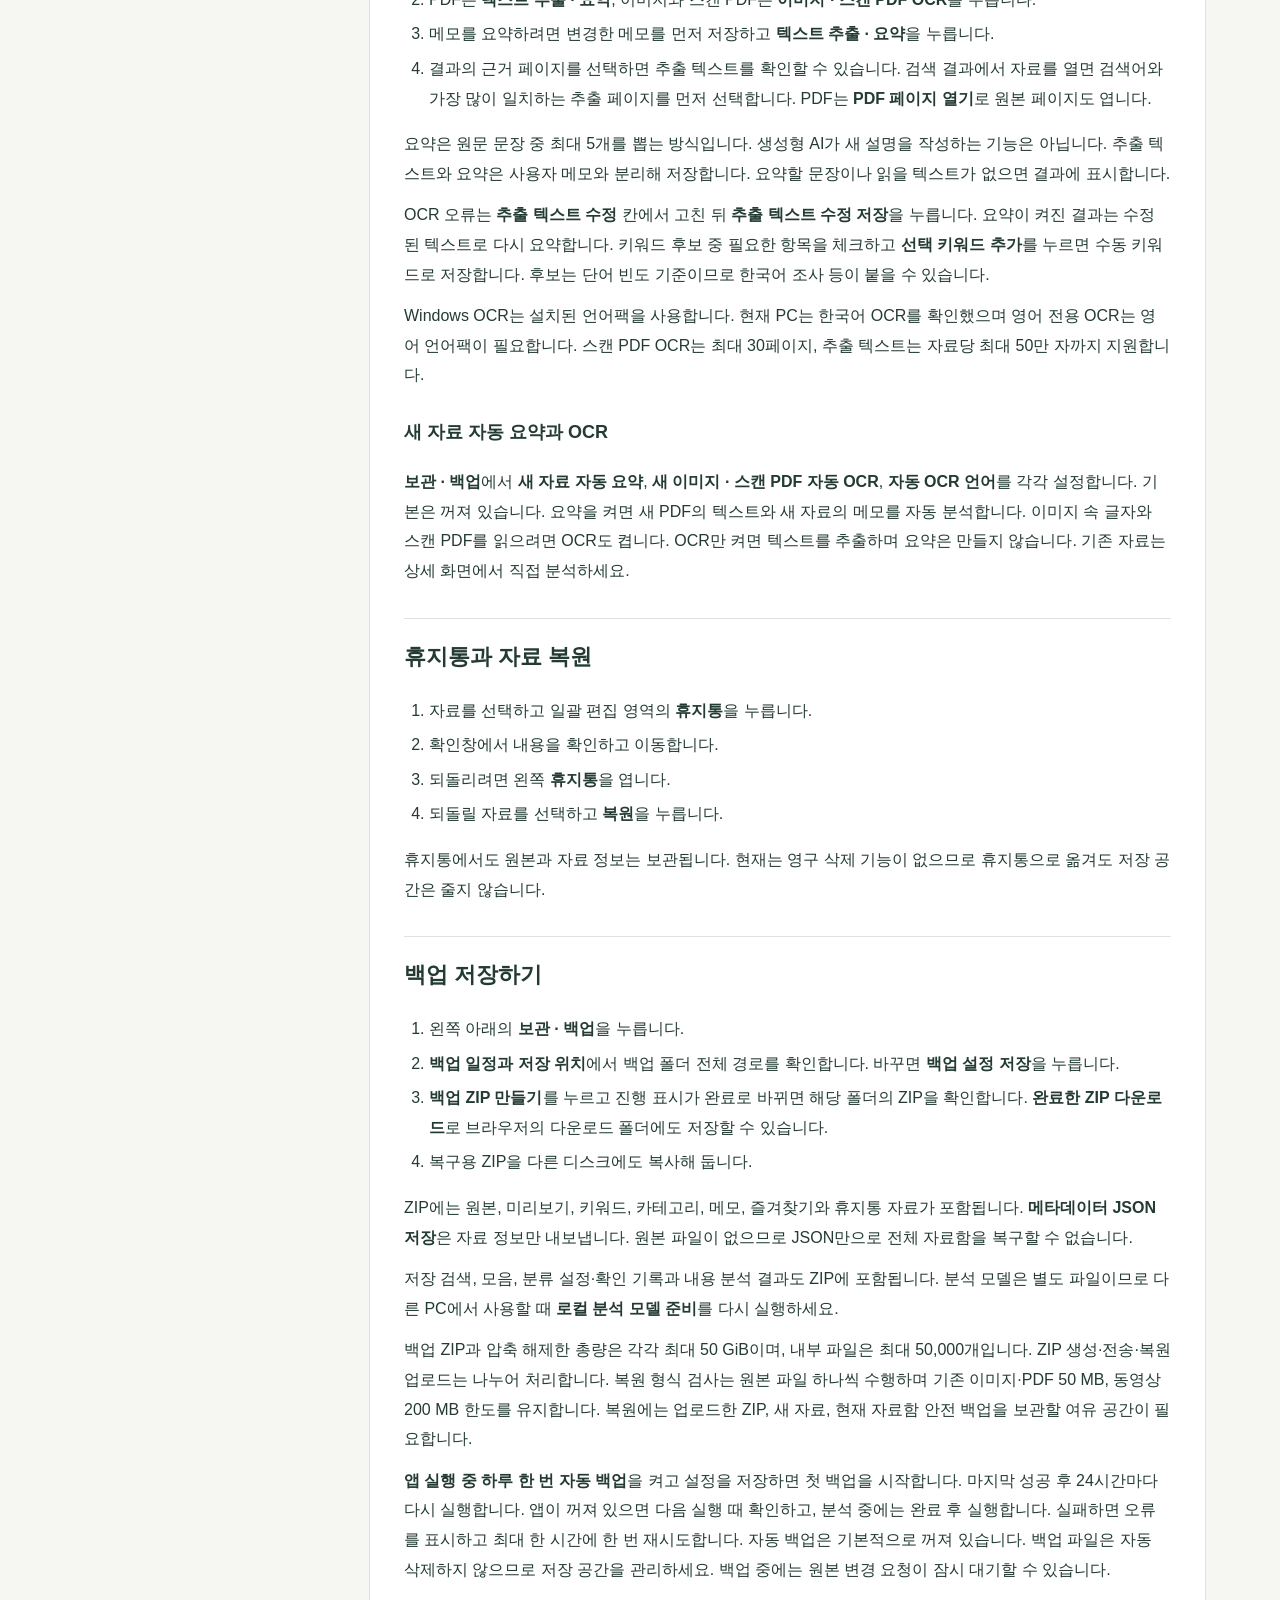
<file: docs/user-guide.html>
<!doctype html>
<html lang="ko">
<head><meta charset="utf-8"><meta name="viewport" content="width=device-width, initial-scale=1">
<title>RefArchive · 사용설명서</title><link rel="stylesheet" href="guide.css"></head>
<body><a class="skip-link" href="#content">본문 바로가기</a>
<header class="guide-header"><div><span class="brand">RefArchive</span><p>이미지·PDF·링크를 모으고 다시 찾는 나의 자료함</p></div>
<nav aria-label="안내 종류"><a href="user-guide.html" aria-current="page">사용설명서</a><a href="distribution-guide.html" >설치 · 배포 안내</a></nav></header>
<div class="guide-layout"><aside class="guide-toc"><details open><summary>목차 · 원하는 항목으로 이동</summary><div class="toc">
<ul>
<li><a href="#_1">카테고리 자동 배정과 정확도 높이기</a></li>
<li><a href="#_2">등록일과 자료 날짜로 모아 보기</a></li>
<li><a href="#_3">처음 실행하기</a></li>
<li><a href="#_4">여러 파일을 하나의 묶음 자료로 보관하기</a></li>
<li><a href="#_5">문서 보관과 연결 앱으로 열기</a></li>
<li><a href="#_6">자료 날짜로 정리하기</a></li>
<li><a href="#_7">첫 자료 등록하기</a><ul>
<li><a href="#_8">여러 자료를 모음으로 업로드하기</a></li>
<li><a href="#_9">동영상 보기</a></li>
<li><a href="#_10">같은 파일을 다시 등록한 경우</a></li>
</ul>
</li>
<li><a href="#_11">링크 저장하기</a><ul>
<li><a href="#_12">링크 안의 이미지 가져오기</a></li>
</ul>
</li>
<li><a href="#_13">키워드와 카테고리 정하기</a></li>
<li><a href="#_14">자료 검색하기</a><ul>
<li><a href="#_15">검색 조건 저장하기</a></li>
</ul>
</li>
<li><a href="#_16">자료 수정과 즐겨찾기</a></li>
<li><a href="#_17">여러 자료를 한꺼번에 정리하기</a></li>
<li><a href="#_18">모음과 이미지 비교</a></li>
<li><a href="#_19">키워드와 카테고리 관리하기</a><ul>
<li><a href="#060">제목·내용으로 자동 분류하기 (0.6.0)</a></li>
<li><a href="#10">확정 이미지 10개의 의미</a></li>
<li><a href="#_20">자동 분류 켜기와 결과 확인</a></li>
<li><a href="#_21">자료 분류 범위 지정</a></li>
<li><a href="#_22">분석 진행 상태</a></li>
</ul>
</li>
<li><a href="#_23">유사 이미지 찾기</a></li>
<li><a href="#pdf">PDF와 이미지 내용 분석</a><ul>
<li><a href="#ocr">새 자료 자동 요약과 OCR</a></li>
</ul>
</li>
<li><a href="#_24">휴지통과 자료 복원</a></li>
<li><a href="#_25">백업 저장하기</a></li>
<li><a href="#_26">백업으로 자료함 복원하기</a></li>
<li><a href="#_27">저장 위치와 접속 문제</a></li>
<li><a href="#_28">현재 제공하지 않는 기능</a></li>
<li><a href="#040">0.4.0 업데이트와 백업 호환</a></li>
<li><a href="#_29">묶음 대표 파일·순서·개별 분리</a></li>
<li><a href="#_30">유사 중복 비교와 정리</a></li>
<li><a href="#zip-pc">ZIP 업데이트 확인·실행 진단·다른 PC 점검</a></li>
</ul>
</div>
</details></aside>
<main id="content" tabindex="-1"><div class="quick-start"><strong>처음 사용하시나요?</strong><p>RefArchive를 실행하고 <b>+ 자료 추가</b>로 자료를 등록하세요. 종료는 <b>보관 · 백업 → 프로그램 종료</b>에서 합니다.</p></div>
<article><h1 id="refarchive">RefArchive 사용설명서</h1>
<p>RefArchive는 이미지·동영상·PDF·Office 문서·텍스트·링크를 PC에 보관하고, 키워드와 카테고리로 다시 찾는 개인 자료함입니다. 이 설명서는 현재 구현된 버전의 실행, 자료 등록, 검색, 정리, 백업과 복원 방법을 안내합니다.</p>
<p>카테고리를 먼저 만들면 새 자료의 제목·본문 등을 비교해 적합한 카테고리에 자동 배정합니다. 키워드도 직접 입력하거나 자동 분류를 켤 수 있습니다. PDF·OCR 텍스트와 요약 결과도 검색에 활용할 수 있습니다.</p>
<p>앱 상단의 <strong>사용법</strong>, 시작 메뉴의 <strong>RefArchive 사용설명서</strong>, 또는 배포 폴더의 <strong>user-guide.html</strong>을 열면 이 안내를 브라우저에서 읽을 수 있습니다. 목차를 누르면 해당 항목으로 이동합니다. 프로그램이 꺼져 있거나 인터넷이 없어도 HTML 파일로 읽을 수 있습니다.</p>
<blockquote>
<p>버전 안내: 제목·본문 텍스트 규칙은 0.6.0부터, Office·텍스트 문서 지원과 자료 날짜 기능은 0.5.0부터 제공합니다. 카테고리 자동 배정·등록일 그룹은 0.7.0부터 제공합니다. 아래 고정 다운로드 링크에서 최신 공개 버전을 받을 수 있습니다. 받은 설치파일·ZIP의 버전은 릴리스 페이지에서 확인하세요. 앱의 실행 버전은 보관 · 백업에서 확인할 수 있습니다.</p>
</blockquote>
<h2 id="_1">카테고리 자동 배정과 정확도 높이기</h2>
<ol>
<li><strong>키워드 · 카테고리 관리</strong>에서 <code>회의록</code>, <code>계약</code>, <code>교육</code>처럼 용도가 구분되는 카테고리를 만듭니다. 새 카테고리는 기본적으로 <strong>자동 배정</strong>입니다. 기존 자료를 즉시 변경하지 않으며, 다음 업로드부터 적용합니다.</li>
<li>각 카테고리의 <strong>분류 기준</strong>을 엽니다. 설명에 어떤 자료를 넣을지 적고, 실제 제목·본문에서 쓰는 <strong>포함 문구</strong>와 혼동을 막을 <strong>제외 문구</strong>를 입력합니다. 한 줄에 한 문구를 입력하며 각각 최대 30개, 문구당 100자입니다.</li>
<li>자료를 올리면 제목·파일명·메모·추출된 본문을 비교합니다. 이름만으로 시작할 수 있으며 이미지 10개나 별도 모델은 필요 없습니다. 직접 카테고리를 지정한 자료는 그 분류를 우선합니다.</li>
<li><strong>분류 확인함</strong>에서 배정 근거와 후보를 확인하고 승인·거절합니다. 승인한 자료와 직접 지정한 자료는 다음 분류의 비교 사례로 쓰입니다. 확인 전 자동 결과는 사례로 쓰지 않습니다.</li>
<li>설정을 변경한 뒤 기존 자료에는 <strong>분류 확인함 → 대상 선택 → 이 범위로 다시 분류</strong>를 실행합니다. 이미 분류된 자료를 바꾸려면 <strong>전체 자료</strong>, <strong>현재 선택한 자료</strong> 또는 해당 <strong>카테고리 조건</strong>을 사용하세요. <strong>카테고리 미지정 자료</strong> 범위에는 이미 배정된 자료가 포함되지 않습니다.</li>
</ol>
<p><strong>정확도를 높이는 설정 예시</strong></p>
<table>
<thead>
<tr>
<th>카테고리</th>
<th>포함 문구</th>
<th>제외 문구</th>
</tr>
</thead>
<tbody>
<tr>
<td>회의록</td>
<td>회의록, 회의 결과, 의사록</td>
<td>회의실 예약, 예시 양식</td>
</tr>
<tr>
<td>체결 계약</td>
<td>계약서, 체결 완료</td>
<td>미체결, 초안, 양식</td>
</tr>
<tr>
<td>교육 자료</td>
<td>강의, 수업 자료, 실습 과제</td>
<td>광고, 수강료 영수증</td>
</tr>
</tbody>
</table>
<p>표의 쉼표로 나눈 항목은 설정창에서 각각 별도 줄에 넣습니다. 제외 문구는 어느 항목에서든 발견되면 해당 카테고리 후보를 제외하므로 너무 흔한 단어는 피하세요. 자연어 설명은 표현을 비교하는 보조 자료이며, 명령문을 이해하고 실행하는 생성형 AI가 아닙니다.</p>
<p>자동 배정은 근거가 충분하고 2순위 후보와 차이가 있을 때 <strong>최대 한 카테고리</strong>에만 적용합니다. 후보가 비슷하거나 근거가 약하면 최대 세 후보를 추천하며 자료는 <strong>카테고리 미지정</strong>에 남을 수 있습니다. 두 분류가 모두 맞으면 확인함에서 각각 승인해 여러 카테고리에 넣을 수 있습니다. 자동 배정을 끄거나 <strong>추천만</strong>으로 사용할 수도 있습니다.</p>
<p>제목·파일명에 분류 이름이나 포함 문구가 있으면 우선합니다. 본문에 한 번 등장하는 단어는 약한 근거로 취급하며, 겹치지 않는 포함 문구 두 개가 일치하면 더 강하게 평가합니다. 확정 사례를 통한 자동 배정은 서로 다른 자료 세 개 이상과 가까운 사례 두 개의 지지를 요구합니다. 같은 묶음은 한 사례로 계산하고 대상 자신의 묶음은 비교에서 제외합니다. 최신 확정 자료 최대 20개와 각 자료 앞부분의 표현을 비교하므로 문서 전체 의미를 이해하거나 모델을 학습하는 방식은 아닙니다.</p>
<p>정확도는 실제 자료로 확인해야 합니다. 먼저 <strong>추천만</strong>으로 30~50개를 분류하고 맞는 후보를 승인하세요. 오분류 문구는 제외 조건으로 보완하고, 평가에 사용하지 않은 새 자료에서도 확인한 뒤 자동 배정을 켜는 방법을 권장합니다. <strong>자동 배정 중 맞은 비율</strong>과 <strong>전체 자료 중 자동 배정한 비율</strong>을 따로 확인하세요. 추천을 보류하는 정책 때문에 모든 자료가 자동으로 채워지지는 않습니다. 화면의 유사도·판단 점수는 정확도 확률이 아닙니다.</p>
<p>Office·텍스트 파일의 저장된 추출 본문과 PDF 텍스트를 사용합니다. 스캔 PDF·이미지는 자동 OCR을 켜거나 먼저 OCR을 실행해야 본문을 사용할 수 있습니다. 영상의 장면·음성, 링크 웹페이지 본문은 분석하지 않으며 저장한 제목·파일명·메모를 사용합니다. 제목·메모·추출 본문을 수정했으면 다시 분류하세요.</p>
<p>재분류는 <strong>확인 전 자동 배정과 추천</strong>만 갱신합니다. 직접 지정·승인·거절·직접 해제한 분류와 원본은 유지합니다. 거절한 분류를 되돌리려면 자료 상세에서 카테고리를 직접 추가하세요. 이전 버전의 카테고리는 수동 분류로 보존합니다. 카테고리 설정과 이력이 포함된 백업은 <strong>0.7.0 이상</strong>에서 복원하세요.</p>
<h2 id="_2">등록일과 자료 날짜로 모아 보기</h2>
<p>목록은 기본적으로 <strong>등록일 · 연월별</strong>로 묶어 표시합니다. 카테고리를 선택한 상태에서도 날짜 그룹이 유지됩니다. <strong>날짜별 모아 보기</strong>에서 등록일의 일별·연월별·연도별 또는 <strong>그룹 없음</strong>을 선택하세요. 등록일은 PC의 현지 시간으로 표시합니다.</p>
<p><strong>자료 날짜</strong>는 문서 작성일·촬영일 등 사용자가 자료 상세에서 정한 날짜입니다. 본문의 날짜나 파일명으로 작성일을 임의 추정하지 않습니다. 자료 날짜가 필요한 경우 직접 입력하고 <strong>자료 날짜 · 연월별/연도별</strong>을 선택하세요. 자료 날짜 검색 범위는 등록일 그룹과 별개이며, 재분류의 <strong>최근 등록 시간</strong>은 실제 등록 시각을 사용합니다. 그룹은 화면 표시 방식이며 원본 파일을 날짜 폴더로 이동하지 않습니다.</p>
<h2 id="_3">처음 실행하기</h2>
<p>권장 다운로드는 <a href="https://github.com/sanu1227/RefArchive-releases/releases/latest/download/RefArchive-Setup-x64.exe">최신 설치파일</a>입니다. 업데이트할 때도 같은 링크에서 새 설치파일을 받아 기존 앱을 종료한 뒤 실행하세요. 기존 설치를 먼저 제거할 필요가 없습니다.</p>
<ol>
<li>Windows 10/11 64비트에서 <code>RefArchive-0.7.0-Setup-x64.exe</code>를 실행해 설치합니다. ZIP으로 받았다면 전체 압축을 풀고 폴더의 <code>RefArchive.exe</code>를 실행하세요.</li>
<li>바탕화면 또는 시작 메뉴의 <strong>RefArchive</strong>를 클릭합니다. 압축 해제형은 ZIP 전체를 풀고 폴더의 <code>RefArchive.exe</code>를 실행합니다.</li>
<li>브라우저가 자동으로 열리면 사용을 시작합니다. 실행 창을 열어 둘 필요가 없습니다. 다시 실행해도 같은 자료함을 엽니다.</li>
</ol>
<p>배포본은 Python 설치가 필요 없습니다. 이미지 저장과 검색은 오프라인으로 사용할 수 있습니다. 자동 분류 모델을 처음 준비하거나 외부 링크를 열 때는 인터넷 연결이 필요합니다. 개발용 소스를 실행할 때만 Python 3.12 이상과 <code>start.cmd</code>를 사용하며, 첫 실행에서 라이브러리를 설치합니다.</p>
<p><strong>주소만 열어서는 서버가 시작되지 않습니다.</strong> 프로그램을 종료하거나 PC를 종료한 뒤에는 RefArchive를 다시 실행하세요. 기본 주소는 <code>http://127.0.0.1:18765/</code>이며 배포본은 충돌 시 18766~18784 중 빈 포트를 선택합니다. 브라우저 탭만 닫으면 서버는 계속 실행됩니다. 서버를 종료하려면 <strong>보관 · 백업</strong>의 <strong>프로그램 종료</strong>를 누릅니다. 분석 중에는 작업이 끝난 뒤 종료할 수 있습니다.</p>
<p>설치형은 바탕화면 바로가기를 만듭니다. 압축 해제형은 <strong>보관 · 백업</strong>의 <strong>바탕화면 바로가기 만들기</strong>를 사용할 수 있습니다. 압축을 푼 폴더를 옮기면 기존 바로가기를 제거하고 새 위치에서 다시 만드세요. <code>RefArchive.exe</code>만 따로 옮기면 실행되지 않습니다. 개발용 <code>start.ps1 -NoBrowser</code> 모드에서는 실행 창을 유지하고 <code>Ctrl+C</code>로 종료합니다.</p>
<p>업데이트·제거 전에 앱에서 프로그램을 종료하세요. 설치형과 압축 해제형은 같은 Windows 계정의 자료함을 사용합니다. 자료와 모델은 설치 폴더 밖에 저장되어 업데이트·제거 후에도 유지됩니다. 프로그램을 다른 PC로 복사하면 자료는 함께 이동하지 않습니다. 기존 자료는 <strong>ZIP 백업</strong>으로 내보내 새 PC의 앱에서 복원하세요. 복원은 현재 자료함을 교체하므로 필요한 자료는 먼저 백업하세요.</p>
<h2 id="_4">여러 파일을 하나의 묶음 자료로 보관하기</h2>
<ol>
<li><strong>+ 자료 추가</strong>에서 여러 파일을 선택합니다.</li>
<li><strong>저장 방식</strong>을 <strong>여러 파일을 하나의 묶음으로 저장</strong>으로 바꿉니다.</li>
<li>묶음 제목과 공통 키워드·카테고리·메모를 입력하고 저장합니다.</li>
</ol>
<p>목록에는 카드 <strong>1개</strong>가 나타납니다. 카드의 파일 수를 확인하고 상세 화면에서 파일 이름 버튼을 눌러 이미지·동영상·PDF·링크를 전환하세요. 선택 파일의 원본 저장, 영상 재생, PDF 열기, 내용 분석도 사용할 수 있습니다. 묶음의 제목·메모·출처는 공통 정보이며 기존 파일의 정보는 별도로 보존됩니다. 상세에서 키워드·카테고리를 저장하면 모든 파일에 같은 분류가 적용됩니다.</p>
<p>기존 자료는 여러 카드를 선택하고 <strong>하나로 묶기</strong>를 누릅니다. 기존 폴더형 모음도 열어서 <strong>결과 모두 선택 → 하나로 묶기</strong>로 정리할 수 있습니다. 기존 모음이 자동으로 변환되지는 않습니다. <strong>저장 방식</strong>에서 기존 묶음을 선택하면 새 파일을 이어서 추가합니다. <strong>묶음 풀기</strong>는 파일을 지우지 않고 개별 카드로 되돌립니다. 공통 제목·출처·메모는 각 파일의 기존 메모 뒤에 보관하며 메모 한도를 초과하면 풀기를 중단합니다.</p>
<p>묶음은 검색 결과와 자료 수에서 1개로 집계합니다. 내부 파일명·메모·추출 텍스트도 검색합니다. 이미지·동영상 유형 필터는 해당 파일이 들어 있는 묶음도 표시합니다. 즐겨찾기·휴지통 이동·복원은 전체 묶음에 적용됩니다. 이미지 분류와 확정 사례 10개 기준은 내부의 서로 다른 이미지 단위이며 묶음에 든 동영상·PDF·링크를 이미지 사례로 세지 않습니다.</p>
<p>묶음 하나는 최대 5,000개 파일을 담습니다. 동일 파일은 같은 묶음에 중복 저장하지 않습니다. 다른 묶음에 있는 파일을 다시 넣으려면 먼저 기존 묶음을 풀어야 합니다. 일부 업로드가 실패하면 성공한 파일은 한 묶음에 남고 실패한 파일만 같은 묶음에 다시 시도합니다. 전부 실패하면 빈 묶음을 만들지 않습니다.</p>
<p><strong>모음</strong>은 여러 자료를 폴더처럼 모아 보는 기능이고, <strong>묶음</strong>은 여러 파일을 카드 하나로 보관하는 기능입니다. ZIP 백업에는 묶음 관계와 모든 원본이 포함됩니다.</p>
<h2 id="_5">문서 보관과 연결 앱으로 열기</h2>
<p>Word <strong>DOCX</strong>, Excel <strong>XLSX</strong>, PowerPoint <strong>PPTX</strong>, 일반 텍스트 <strong>TXT·MD·CSV·TSV·LOG</strong>를 다른 자료와 같은 방식으로 추가합니다. 원본 바이트를 그대로 복사하며 키워드·카테고리·모음·묶음·휴지통·ZIP 백업을 함께 사용할 수 있습니다. 문서의 추출 텍스트는 추가 즉시 검색됩니다. PDF의 기존 페이지 미리보기·텍스트 추출·OCR 기능도 유지됩니다.</p>
<p>문서 상세는 안전한 <strong>텍스트 미리보기</strong>입니다. 서식·그림·차트·첨부파일은 렌더링하지 않습니다. Word는 본문 문단, PowerPoint는 슬라이드 순서의 텍스트, Excel은 시트 이름·셀 주소·저장된 계산값을 표시합니다. Excel의 수식은 계산하지 않으며 날짜나 통화의 표시 서식도 재현하지 않습니다. 머리글·각주·슬라이드 노트 등은 본문 검색에 포함하지 않습니다. 추출 가능한 텍스트가 없으면 안내를 표시합니다. 미리보기와 검색은 앞 <strong>50만 자</strong>까지이며 원본은 전부 보관합니다.</p>
<p>일반 텍스트는 UTF-8, BOM이 있는 UTF-16, CP949를 지원합니다. 구형 DOC·XLS·PPT, RTF·ODF, 매크로 DOCM·XLSM·PPTM 및 암호화 문서는 지원하지 않습니다. 해당 앱에서 매크로 없는 DOCX·XLSX·PPTX나 PDF·TXT로 저장한 파일을 추가하세요. Office 파일은 내부 2,000개 항목, 압축 해제 크기 100 MB, XML 하나당 10 MB까지 지원합니다. 잘못된 구조·경로·DTD·엔티티가 있으면 가져오기를 거절합니다.</p>
<p><strong>연결된 앱으로 복사본 열기</strong>는 Windows에 설정된 기본 앱으로 복사본을 엽니다. 해당 프로그램이 필요하며 없으면 원본 저장을 이용할 수 있습니다. 보관 원본은 변경되지 않습니다. 열린 복사본의 수정 내용을 보관하려면 다시 파일로 추가하세요. 복사본은 데이터 폴더의 <code>opened</code>에 남고 자료함 ZIP 백업에는 들어가지 않습니다. 필요한 수정을 별도로 저장한 뒤 오래된 복사본을 직접 정리할 수 있습니다.</p>
<p>외부 연결·수식·필드·첨부·바이너리 구성요소가 감지된 Office 문서와 CSV·TSV는 연결 앱 열기를 제한하고 그 이유를 표시합니다. 이 자료들도 원본 저장과 텍스트 미리보기·검색은 가능합니다. 매크로는 가져오기 단계에서 거절합니다. RefArchive는 수식·매크로·첨부파일을 실행하거나 외부 콘텐츠를 내려받지 않습니다.</p>
<h2 id="_6">자료 날짜로 정리하기</h2>
<p>등록창 또는 자료 상세에서 <strong>자료 날짜</strong>를 입력합니다. 제작일·발행일 등 직접 확인한 날짜를 적는 선택 항목이며 <strong>등록일과 별개</strong>입니다. 입력 범위는 0001-01-01~9999-12-31의 실제 날짜입니다. 비우면 <strong>날짜 미지정</strong>으로 보관하며 기존 자료에 등록일을 대신 넣지 않습니다. 날짜를 고쳐도 등록일과 원본 파일은 바뀌지 않습니다.</p>
<ul>
<li><strong>자료 날짜 최신순 / 오래된순</strong>: 자료 날짜로 정렬하고 미지정 자료는 항상 마지막에 둡니다. 기존 <strong>등록일 최신순 / 오래된순</strong>과 제목순도 선택할 수 있습니다.</li>
<li><strong>날짜별 모아 보기 → 연도별 / 연월별</strong>: 연도 또는 연월 구획을 만들고 마지막에 날짜 미지정을 표시합니다. 날짜 오래된순에서는 구획도 오름차순, 나머지는 최신 구획부터 표시합니다. 구획 안에서는 선택한 정렬을 유지합니다.</li>
<li><strong>상세 검색 → 자료 날짜 시작 / 끝</strong>: 양 끝 날짜를 포함하는 기간을 필터링합니다. 한쪽만 입력해도 되며 기간을 지정하면 미지정 자료는 제외합니다. 시작일이 종료일보다 늦으면 오류 안내와 빈 결과를 표시합니다.</li>
<li>날짜 조건·정렬·그룹은 <strong>현재 조건 저장</strong>으로 다른 검색 조건과 함께 보관할 수 있습니다. <strong>조건 초기화</strong>는 날짜 조건도 지웁니다.</li>
</ul>
<p>여러 파일을 새 묶음으로 업로드할 때 입력한 날짜는 각 파일과 묶음에 적용됩니다. 기존 파일을 나중에 묶으면 공통 날짜는 미지정으로 시작하며 상세에서 별도로 입력합니다. 기존 묶음에 파일을 추가해도 묶음 날짜는 덮어쓰지 않습니다. 묶음 카드는 공통 날짜로 필터링·정렬하며 내부 파일의 날짜는 따로 보존됩니다. 묶음을 풀거나 파일을 분리하면 원래 파일 날짜를 유지하고 공통 날짜를 메모에 남깁니다.</p>
<p>이 변경에서 자료함 스키마는 v5가 됩니다. v1~v4를 처음 열 때 원래 DB의 안전 복사본을 남기고 기존 자료는 날짜 미지정으로 이전합니다. 구버전 ZIP 백업도 복원할 수 있습니다. 문서·자료 날짜·저장 검색 조건은 새 ZIP 백업에 포함됩니다. v5 자료함과 새 백업을 구형 앱으로 여는 것은 지원하지 않으므로, 실제 자료함 적용 전 백업을 보관하세요.</p>
<h2 id="_7">첫 자료 등록하기</h2>
<ol>
<li>화면 오른쪽 위의 <strong>+ 자료 추가</strong>를 누릅니다.</li>
<li>이미지, 동영상, PDF, Office 문서 또는 텍스트 파일을 선택합니다. 여러 파일을 함께 선택할 수 있습니다.</li>
<li><strong>공통 키워드</strong>에 <code>숲, 배경, 역광</code>처럼 쉼표로 구분해 입력합니다.</li>
<li><strong>공통 카테고리</strong>에 <code>환경, 그림 참고</code>처럼 입력합니다.</li>
<li>필요한 경우 <strong>출처 URL</strong>과 <strong>메모</strong>를 입력합니다.</li>
<li><strong>자료 저장</strong>을 누릅니다.</li>
</ol>
<p>한 번에 선택한 자료에는 같은 키워드, 카테고리, 출처와 메모가 적용됩니다. 파일별로 다른 정보를 넣으려면 저장 후 각 자료의 상세 화면에서 수정하세요. 키워드를 비워 두면 <strong>미분류함</strong>에서도 찾을 수 있습니다.</p>
<p>지원 형식은 JPG, PNG, 정지 WebP, PDF, MP4, WebM, DOCX, XLSX, PPTX, TXT, MD, CSV, TSV, LOG입니다. 이미지·PDF·문서는 파일당 최대 50 MB, 동영상은 최대 200 MB입니다. 이미지는 최대 4천만 픽셀, PDF는 암호 없는 1~300페이지입니다. GIF·움직이는 WebP, AVI·MOV는 지원하지 않습니다. 동영상도 같은 등록창에서 추가합니다.</p>
<p>지원하는 파일을 화면에 끌어 놓아도 등록할 수 있습니다. 클립보드에 이미지가 있다면 편집창을 닫고 입력칸 바깥에서 <code>Ctrl+V</code>로 붙여넣을 수 있습니다. 드래그와 붙여넣기 동작은 브라우저와 클립보드 내용에 따라 달라질 수 있습니다.</p>
<h3 id="_8">여러 자료를 모음으로 업로드하기</h3>
<ol>
<li><strong>+ 자료 추가</strong>에서 함께 보관할 이미지·동영상·PDF를 선택합니다.</li>
<li>파일 목록에서 이름·크기를 확인합니다. <strong>×</strong>는 업로드 목록에서만 제외합니다.</li>
<li><strong>모음에 추가 (선택)</strong>에서 <strong>+ 새 모음 만들기</strong>를 선택하고 이름을 입력하거나 기존 모음을 선택합니다.</li>
<li><strong>자료 저장</strong>을 누릅니다. 완료하면 해당 모음이 열립니다.</li>
</ol>
<p>모음을 보고 있을 때 자료를 추가하면 그 모음이 기본 선택됩니다. <strong>모음 없이 저장</strong>도 가능합니다. 일부 파일이 실패하면 성공한 자료는 모음에 남고 실패한 파일만 재시도합니다. 모든 파일이 실패하면 빈 모음을 만들지 않습니다. 모음당 최대 5,000개 파일(묶음 내부 포함)을 지원합니다. 기존 폴더형 그룹은 모음으로 표시됩니다.</p>
<p>모음은 프로젝트처럼 함께 보고 싶은 자료를 모은 묶음입니다. 카테고리는 큰 주제, 키워드는 검색할 특징으로 함께 사용할 수 있습니다. 한 자료는 여러 모음에 들어갈 수 있으며 원본을 중복 복사하지 않습니다. 왼쪽 <strong>모음</strong> 목록으로 바로 열 수 있습니다.</p>
<h3 id="_9">동영상 보기</h3>
<p>동영상 카드를 누르면 상세 화면에서 재생·일시 정지·시간 탐색·전체 화면을 사용할 수 있습니다. 자동 재생하지 않으며 상세 창을 닫으면 재생이 멈춥니다. <strong>동영상 원본 저장</strong>으로 파일을 내려받을 수 있습니다. 목록에서는 재생 아이콘을 표시하며 영상 프레임 미리보기는 생성하지 않습니다.</p>
<p>브라우저가 지원하는 코덱의 MP4·WebM을 재생합니다. H.264 MP4 또는 VP8·VP9 WebM을 사용할 수 있습니다. 지원하지 않는 코덱이나 손상된 영상은 안내가 나오며 원본 파일을 플레이어로 열 수 있습니다. 서버는 파일의 컨테이너 구조를 확인하지만 모든 프레임을 디코딩하거나 변환하지 않습니다. <a href="https://developer.mozilla.org/en-US/docs/Web/Media/Guides/Formats/Containers">지원 형식 참고</a></p>
<p>동영상은 수동 키워드·카테고리·모음, 검색, 즐겨찾기, 휴지통과 ZIP 백업을 지원합니다. 자동 이미지 분류, 이미지 사례 10개 조건, 유사 이미지·OCR 대상에는 포함하지 않습니다. 상세의 <strong>저장한 메모 요약</strong>은 직접 작성한 메모에 적용하며 영상·음성 내용은 분석하지 않습니다.</p>
<h3 id="_10">같은 파일을 다시 등록한 경우</h3>
<p>파일 내용이 완전히 같은 이미지·동영상·PDF는 새 자료로 중복 저장하지 않습니다. 기존 자료에 새 키워드·카테고리와 선택한 모음 연결을 추가합니다. 기존 제목, 메모와 출처는 유지합니다.</p>
<p>크기나 형식이 바뀐 이미지는 별도 파일로 저장될 수 있습니다. 중복 저장 방지는 파일 내용 기준입니다. 비슷한 자료는 상세 화면의 <strong>유사 이미지 찾기</strong>로 비교할 수 있습니다. 같은 파일이 휴지통에 있다면 먼저 복원하세요.</p>
<p>여러 파일 중 일부만 실패하면 성공한 파일은 저장됩니다. 등록창에 실패 목록이 남으므로 원인을 확인한 뒤 <strong>자료 저장</strong>을 다시 누르면 실패한 파일만 재시도합니다.</p>
<h2 id="_11">링크 저장하기</h2>
<ol>
<li>오른쪽 위의 <strong>링크 저장</strong>을 누릅니다.</li>
<li><strong>주소</strong>에 <code>https://</code> 또는 <code>http://</code>로 시작하는 URL을 입력합니다.</li>
<li>제목, 키워드, 카테고리와 메모를 입력합니다.</li>
<li><strong>링크 저장</strong>을 누릅니다.</li>
</ol>
<p>이 버튼은 주소와 직접 입력한 정보를 저장합니다. <strong>링크 저장만으로 페이지 내용이나 원본 파일을 보관하지는 않습니다.</strong> 원본 사이트에서 자료가 사라지면 링크만으로 내용을 복구할 수 없습니다. 직접 작성한 메모는 내용 분석으로 요약할 수 있습니다.</p>
<h3 id="_12">링크 안의 이미지 가져오기</h3>
<ol>
<li><strong>보관 · 백업</strong>에서 <strong>링크 이미지 가져오기 허용</strong>을 켭니다. 기본은 꺼져 있습니다.</li>
<li><strong>링크 저장</strong> 창에 공개 페이지 또는 직접 이미지 주소를 입력합니다.</li>
<li><strong>링크 이미지 찾기</strong>를 누릅니다.</li>
<li>후보 목록에서 원하는 주소의 <strong>이미지 저장</strong>을 누릅니다.</li>
</ol>
<p>선택한 이미지 원본과 입력한 분류·메모·출처를 자료함에 저장합니다. 사이트의 img·대표 이미지 주소만 찾으며 로그인, 접근 제한, 스크립트로 생성되는 이미지, 영상은 지원하지 않습니다. 저장할 권한이 있는 자료만 가져오세요. 로컬·내부망 URL은 차단합니다. 외부 사이트 접속이 필요하며 지원하지 않는 형식이나 연결 실패는 오류로 표시됩니다.</p>
<h2 id="_13">키워드와 카테고리 정하기</h2>
<p>카테고리는 자료의 큰 묶음, 키워드는 자료의 구체적인 특징으로 사용하면 편리합니다.</p>
<ul>
<li>카테고리 예시: <code>환경</code>, <code>인체</code>, <code>의상</code>, <code>학습</code>.</li>
<li>키워드 예시: <code>숲</code>, <code>전신</code>, <code>갑옷</code>, <code>역광</code>, <code>색채 이론</code>.</li>
</ul>
<p>한 자료에 여러 카테고리와 키워드를 붙일 수 있습니다. 입력할 때 쉼표로 구분하세요. <code>색채 이론</code>처럼 공백이 포함된 이름도 사용할 수 있습니다. 카테고리와 키워드는 미리 만들지 않아도 자료를 저장할 때 생성됩니다.</p>
<p><strong>미분류함은 키워드가 없는 자료를 모아 보여 줍니다.</strong> 카테고리만 지정한 자료도 키워드가 없다면 미분류함에 나타납니다.</p>
<h2 id="_14">자료 검색하기</h2>
<p>검색창에는 제목, 파일명, 메모, 출처 URL, 키워드, 카테고리 또는 추출 텍스트에 있는 단어를 입력합니다. 여러 단어를 공백으로 구분하면 모든 단어가 들어 있는 자료를 찾습니다. PDF·이미지 안의 글자는 먼저 텍스트 추출 또는 OCR를 실행해야 검색됩니다.</p>
<p>예를 들어 <code>숲 역광</code>을 입력하면 자료 정보에 <code>숲</code>과 <code>역광</code>이 모두 포함된 자료가 표시됩니다. 두 단어가 서로 다른 항목에 있어도 검색됩니다.</p>
<p>상단의 <strong>이미지·동영상·PDF·링크</strong> 버튼으로 유형을 바로 선택할 수 있습니다. 숫자는 현재 검색 범위에서 각 유형에 해당하는 개수입니다. 키워드로 더 정확하게 찾으려면 <strong>상세 검색</strong>을 펼친 뒤 키워드 버튼을 누릅니다. 여러 버튼을 선택한 뒤 다음 조건을 사용합니다.</p>
<ul>
<li><strong>키워드 모두 포함</strong>: 선택한 키워드가 전부 붙은 자료를 표시합니다.</li>
<li><strong>키워드 하나 이상</strong>: 선택한 키워드 중 하나라도 붙은 자료를 표시합니다.</li>
<li><strong>제외 키워드</strong>: 입력한 키워드가 붙은 자료를 숨깁니다. 여러 이름은 쉼표로 구분합니다.</li>
</ul>
<p>예를 들어 <code>숲</code>, <code>역광</code> 버튼을 선택하고 <strong>키워드 모두 포함</strong>을 사용하면 두 키워드가 모두 붙은 자료를 찾습니다. <strong>제외 키워드</strong>에 <code>사진</code>을 입력하면 <code>사진</code> 키워드가 붙은 자료를 제외합니다. 제외 조건은 제목이나 메모의 단어가 아니라 자료에 붙은 키워드 이름에 적용됩니다.</p>
<p>왼쪽 카테고리와 <strong>전체 자료</strong>, <strong>미분류함</strong>, <strong>즐겨찾기</strong>, <strong>휴지통</strong>은 검색 범위를 정합니다. <strong>상세 검색</strong>에서 <strong>모든 자료</strong>, <strong>이미지</strong>, <strong>동영상</strong>, <strong>PDF</strong>, <strong>문서</strong>, <strong>묶음</strong>, <strong>링크</strong>로 유형을 제한하고, <strong>등록일 최신순</strong>, <strong>등록일 오래된순</strong>, <strong>자료 날짜 최신순</strong>, <strong>자료 날짜 오래된순</strong>, <strong>제목순</strong>으로 정렬할 수 있습니다.</p>
<p>자료가 보이지 않으면 <strong>전체 자료</strong>를 누르고 <strong>조건 초기화</strong>를 누르세요. 휴지통 자료는 <strong>휴지통</strong>에서 따로 찾습니다.</p>
<h3 id="_15">검색 조건 저장하기</h3>
<ol>
<li>검색어, 키워드, 제외 키워드, 카테고리와 유형·정렬을 설정합니다.</li>
<li><strong>현재 조건 저장</strong>을 누르고 이름을 입력합니다.</li>
<li>다음에는 <strong>저장 검색</strong> 목록에서 이름을 선택합니다.</li>
</ol>
<p>검색 조건을 저장하므로 조건에 맞는 새 자료도 표시됩니다. 같은 이름으로 저장하면 확인 후 기존 조건을 바꿉니다. <strong>검색 조건 · 모음</strong>에서 이름 변경·열기·삭제를 할 수 있습니다. 검색을 삭제해도 자료는 유지됩니다. 삭제된 키워드가 검색 조건에 남아 있으면 결과가 없을 수 있으므로 새 조건으로 갱신하세요.</p>
<h2 id="_16">자료 수정과 즐겨찾기</h2>
<ol>
<li>자료 카드를 누르면 <strong>자료 상세</strong>가 열립니다.</li>
<li>제목, 키워드, 카테고리, 출처 URL과 메모를 수정합니다.</li>
<li><strong>변경 저장</strong>을 누릅니다.</li>
</ol>
<p>수정한 내용은 저장해야 반영됩니다. 상세 화면에서 키워드나 카테고리를 지우면 해당 자료와의 연결이 제거됩니다. 원본 이미지는 유지됩니다.</p>
<p>카드의 별 버튼이나 상세 화면의 <strong>즐겨찾기</strong> 버튼으로 즐겨찾기를 켜거나 끌 수 있습니다. 즐겨찾기 변경은 바로 저장됩니다. 왼쪽 <strong>즐겨찾기</strong>에서 모아 볼 수 있습니다. 출처가 있는 자료는 상세 화면의 <strong>출처 열기</strong>로 원래 사이트를 엽니다.</p>
<p>자료 상세 상단의 <strong>휴지통으로 이동</strong>을 누르면 목록에서 자료를 숨기고 원본·키워드·메모를 보관합니다. 이동 후 같은 버튼이 <strong>자료함으로 복원</strong>으로 바뀌므로 상세 화면에서 바로 되돌릴 수 있습니다. 상세에 입력한 수정 내용은 <strong>변경 저장</strong> 전까지 저장되지 않으며, 휴지통 이동·복원은 그 입력 내용을 덮어쓰지 않습니다. 원본 영구 삭제는 제공하지 않습니다.</p>
<h2 id="_17">여러 자료를 한꺼번에 정리하기</h2>
<ol>
<li>각 자료 카드의 선택 체크박스를 누릅니다. 현재 검색 결과 전체를 선택하려면 <strong>결과 모두 선택</strong>을 누릅니다.</li>
<li>선택 개수를 확인합니다.</li>
<li>일괄 편집 영역에 키워드나 카테고리를 쉼표로 구분해 입력합니다.</li>
<li><strong>추가</strong> 또는 <strong>제거</strong>를 누릅니다.</li>
</ol>
<p><strong>추가</strong>는 기존 분류를 유지하면서 입력한 분류를 붙입니다. <strong>제거</strong>는 입력한 분류의 연결만 제거하며 원본 파일을 삭제하지 않습니다. 일괄 <strong>즐겨찾기</strong>도 사용할 수 있습니다. 작업이 끝나면 <strong>선택 해제</strong>를 누르세요.</p>
<h2 id="_18">모음과 이미지 비교</h2>
<ol>
<li>자료 카드의 체크박스로 작업에 사용할 자료를 선택합니다.</li>
<li><strong>새 모음</strong>을 누르고 프로젝트 이름을 입력합니다.</li>
<li>이후 왼쪽 <strong>모음</strong> 목록이나 <strong>상세 검색</strong>의 <strong>모음</strong> 목록에서 해당 모음을 선택합니다.</li>
</ol>
<p>기존 모음에 자료를 추가하려면 전체 자료에서 새 자료를 선택하고 <strong>모음에 추가</strong>를 눌러 모음 이름을 입력합니다. 모음 안에서 자료를 선택하고 <strong>모음에서 제외</strong>를 누르면 모음의 연결만 제거합니다. 원본은 유지됩니다. <strong>검색 조건 · 모음</strong>에서는 빈 모음 생성, 이름 변경, 열기와 삭제도 지원합니다. 모음당 최대 5,000개 파일(묶음 내부 포함)을 보관할 수 있습니다.</p>
<p>이미지 2~6개를 선택하고 <strong>이미지 비교</strong>를 누르면 나란히 확인할 수 있습니다. PDF와 링크는 이미지 비교 대상에서 제외합니다.</p>
<h2 id="_19">키워드와 카테고리 관리하기</h2>
<p>왼쪽 아래의 <strong>키워드 · 카테고리 관리</strong>를 누릅니다. 새 이름을 입력하고 <strong>추가</strong>를 눌러 분류를 미리 만들 수 있습니다. 카테고리는 왼쪽 카테고리 제목 옆의 <strong>+</strong>로도 추가할 수 있습니다.</p>
<p>관리창에서 이름을 변경할 수 있습니다. 이미 있는 이름으로 변경하면 확인 후 두 분류를 병합합니다. 해당 분류가 붙은 자료들의 연결도 함께 정리됩니다.</p>
<p>관리창에서 분류를 삭제하면 그 이름과 모든 자료의 연결이 제거됩니다. <strong>자료와 원본 파일은 삭제되지 않습니다.</strong> 유일한 키워드가 제거된 자료는 미분류함에 나타납니다.</p>
<h3 id="060">제목·내용으로 자동 분류하기 (0.6.0)</h3>
<p><strong>키워드 · 카테고리 관리</strong>에서 키워드를 추가하고 <strong>텍스트 규칙</strong>을 누르세요. 예를 들어 ‘회의 자료’ 키워드에 다음과 같이 설정합니다.</p>
<ol>
<li>모드를 <strong>추천만</strong> 또는 <strong>자동 적용</strong>으로 선택합니다. 기본은 끄기입니다.</li>
<li><strong>제목</strong>, <strong>파일명</strong>, <strong>메모</strong>, <strong>본문 · 추출 텍스트</strong> 중 문구를 찾을 항목을 선택합니다.</li>
<li>찾을 문구를 한 줄에 하나씩 입력합니다. 예: <code>회의록</code>, <code>회의 결과</code>. 최대 30개, 각 100자입니다.</li>
<li><strong>문구 중 하나라도 포함</strong> 또는 <strong>모든 문구 포함</strong>을 선택하고 <strong>규칙 저장</strong>을 누릅니다.</li>
<li>새로 등록하는 자료에는 자동으로 적용됩니다. 기존 자료는 <strong>분류 확인함</strong>에서 범위를 선택하고 <strong>이 범위로 다시 분류</strong>를 누릅니다.</li>
</ol>
<p>텍스트 규칙은 이미지 사례 10개나 모델 다운로드가 필요 없습니다. 제목·메모·본문에 지정한 문구가 들어 있는지 로컬에서 확인하며, 의미를 추론하는 AI 분류는 아닙니다. 대소문자·전각 문자·연속 공백과 줄바꿈 차이를 정규화합니다. 모든 문구 조건은 선택한 여러 항목·페이지에 나뉘어 있어도 일치합니다. 문구 하나는 한 항목 또는 한 페이지 안에 있어야 합니다.</p>
<p>DOCX·XLSX·PPTX·TXT 등의 본문은 업로드 시 추출한 텍스트를 사용합니다. PDF는 저장된 추출 결과가 없으면 분류 중 텍스트를 추출하며, 자동 요약을 켜지 않아도 본문 규칙을 사용할 수 있습니다. 이미지·스캔 PDF는 먼저 <strong>내용 분석 → OCR</strong>을 실행하세요. 텍스트 추출·OCR 작업 완료 후 켜진 분류 규칙도 적용합니다. 링크 웹페이지의 본문이나 동영상 음성을 가져오지는 않습니다. 추출 지원 범위 밖의 내용은 일치 여부를 판단할 수 없습니다.</p>
<p>묶음은 공통 제목·메모와 각 파일의 제목·파일명·본문을 함께 보고 내부 파일별로 분류합니다. 카테고리는 기존처럼 직접 지정하며 이 규칙은 키워드를 붙입니다. <strong>분류 확인함</strong>에 일치한 문구와 본문 페이지를 표시하며 승인·거절할 수 있습니다. 수동 키워드와 승인·거절 기록은 재분류해도 보존합니다. 확인 전 결과만 새 규칙으로 갱신합니다. 제목·메모·추출 텍스트를 수정했거나 규칙을 바꾼 경우에도 해당 자료를 다시 분류하세요.</p>
<p>이미지 유사도 모드와 텍스트 규칙 모드는 별개입니다. 둘 다 일치하면 텍스트 규칙의 모드를 우선합니다. 텍스트가 일치하지 않으면 켜진 이미지 유사도 규칙으로 판단합니다. 규칙을 끄면 새 자료에는 사용하지 않으며 기존 미확정 결과는 재분류할 때 갱신합니다. 텍스트 규칙·일치 근거·문서 분류 이력이 포함된 백업은 0.6.0 이상에서 복원하세요.</p>
<h3 id="10">확정 이미지 10개의 의미</h3>
<p>관리창의 <strong>확정 이미지 3/10개</strong>는 해당 키워드를 직접 붙이거나 분류 확인함에서 승인한 이미지가 3개라는 뜻입니다. 서로 다른 이미지 10개부터 자동 분류 활성화 조건을 충족합니다. 링크와 휴지통 이미지는 이 개수에서 제외합니다.</p>
<p><strong>10개는 저장 상한이 아닙니다.</strong> 11개 이상도 계속 저장할 수 있습니다. 동영상·PDF와 확인 전 자동 결과도 사례 수에서 제외합니다. 10개가 쌓여도 사용자가 분류 모드를 켜기 전에는 자동으로 키워드를 붙이지 않습니다.</p>
<h3 id="_20">자동 분류 켜기와 결과 확인</h3>
<ol>
<li><strong>보관 · 백업</strong>에서 <strong>로컬 분석 모델 준비</strong>를 누릅니다. 최초 약 88.6 MB를 내려받습니다. 이미지 원본을 외부에 보내지는 않습니다.</li>
<li><strong>키워드 · 카테고리 관리</strong>에서 확정 이미지가 10개 이상인 키워드의 모드를 선택합니다.</li>
<li>처음에는 <strong>추천만</strong>으로 시작합니다. 이후 결과를 확인해 <strong>자동 적용</strong> 또는 <strong>끄기</strong>로 바꿀 수 있습니다.</li>
<li>새 이미지를 등록하거나 <strong>분류 확인함</strong>에서 범위를 선택해 <strong>이 범위로 다시 분류</strong>, 선택 영역의 <strong>선택 자료 분류</strong>를 실행합니다.</li>
<li><strong>분류 확인함</strong>에서 대상 이미지, 제안 키워드와 유사 사례를 확인하고 <strong>승인</strong> 또는 <strong>거절</strong>을 누릅니다.</li>
</ol>
<p><strong>추천만</strong>은 확인 전 키워드를 붙이지 않습니다. <strong>자동 적용</strong>은 기준을 넘으면 키워드를 붙이지만 승인 전까지 확정 사례에는 포함하지 않습니다. 자동으로 붙인 키워드는 카드에 <strong>자동</strong>으로 표시합니다. 승인하면 확정 사례가 되고, 거절하면 자동 키워드를 제거합니다. 거절한 자료·키워드 조합은 재분석으로 다시 붙이지 않습니다. 승인·거절 기록은 분류 확인함의 <strong>승인·거절 기록</strong>에서 볼 수 있습니다.</p>
<p>유사도 기준의 기본값은 <strong>0.9</strong>이며 <strong>0.5~1</strong>로 조정합니다. 낮추면 더 많은 결과를 제안할 수 있고, 높이면 더 비슷한 자료만 제안합니다. 점수는 CLIP 이미지 특징의 유사도이며 정확도 확률이 아닙니다. 10개 역시 정확도 보장이 아닙니다. 실제 자료에서 결과를 확인해 기준을 조정하세요.</p>
<p>설정은 변경 시 자동 저장하며 각 키워드의 <strong>저장</strong> 버튼으로도 저장할 수 있습니다. 숫자 입력 직후 관리창을 닫거나 Esc를 눌러도 저장을 마친 뒤 닫습니다. 분류 실행은 진행 중인 설정 저장이 끝난 뒤 시작합니다. 분석 중에는 설정을 바꿀 수 없습니다.</p>
<p>설정만 바꾸면 기존 결과는 유지합니다. <strong>재분류를 실행하면 지정한 이미지의 확인 전 자동 결과를 새 설정으로 갱신</strong>합니다. 추천만에서 자동 적용으로 바꾸면 기존 추천도 키워드로 붙일 수 있습니다. 자동 적용에서 추천만으로 바꾸면 확인 전 자동 키워드를 제거하고 추천으로 돌립니다. 기준을 높여 유사도가 기준에 못 미치거나 모드를 끈 키워드의 확인 전 결과는 재분류할 때 제거합니다. <strong>수동 키워드와 승인·거절 기록은 보존</strong>합니다. 제거한 자동 결과는 거절로 기록하지 않으므로 나중에 기준을 낮추면 다시 추천될 수 있습니다.</p>
<p>확정 이미지가 10개 미만으로 줄면 새 자동 분류를 일시 중단하고 기존 결과를 보존합니다. 모드를 끄고 재분류하면 해당 범위의 확인 전 결과를 정리할 수 있습니다. 분석 실패 시 이전 자동 결과도 보존하며, 원본 저장과 수동 분류를 막지 않습니다.</p>
<h3 id="_21">자료 분류 범위 지정</h3>
<p><strong>분류 확인함</strong>의 <strong>자료 분류 범위</strong>에서 대상을 고릅니다. 기본은 <strong>미분류 자료 · 키워드 없음</strong>입니다. 키워드·카테고리가 모두 없는 자료, 분류 이력 없는 새 자료, 전체 자료, 현재 검색 결과, 현재 선택한 자료를 고를 수 있습니다.</p>
<p><strong>자료 유형</strong>, <strong>키워드 조건</strong>, <strong>카테고리 조건</strong>, <strong>최근 등록 시간</strong>을 함께 지정할 수 있습니다. 예를 들어 전체 자료에서 유형을 <code>문서</code>, 카테고리를 <code>업무</code>, 최근 등록 시간을 <code>6</code>으로 설정하면 최근 6시간 안에 등록한 업무 문서에만 적용합니다. 키워드 조건은 대상 자료를 고르는 필터이며, 분류 자체는 현재 켜진 모든 키워드 설정으로 실행합니다. 텍스트 규칙은 모든 자료 유형에, 이미지 유사도는 이미지에만 적용합니다. 휴지통은 제외합니다.</p>
<p><strong>대상 확인</strong>으로 내부 파일 개수를 확인한 뒤 <strong>이 범위로 다시 분류</strong>를 누릅니다. 묶음은 내부 파일별로 처리하며 한 번에 최대 5,000개입니다. 원본과 수동 키워드·승인·거절 기록은 보존합니다. 설정 변경 후 기존 자료를 다시 평가하려면 새 자료 범위 대신 전체·선택·키워드·카테고리 범위를 사용하세요.</p>
<h3 id="_22">분석 진행 상태</h3>
<p>분석 중에는 자료함 상단과 열린 관리창에 큰 상태 배너가 나타납니다. 회전 표시, 진행 막대, <strong>처리 완료 3 / 10개 · 30%</strong>처럼 처리 개수를 표시합니다. 자료 개수 기준이며 분석 정확도나 남은 시간의 비율은 아닙니다. 모델 준비는 다운로드 진행률을 알 수 없어 개수와 퍼센트 대신 준비 중으로 표시합니다.</p>
<p>배너는 페이지와 함께 스크롤됩니다. <strong>×(분석 표시 닫기)</strong>를 누르면 큰 배너를 숨기고 상단의 작은 진행 상태 버튼만 남깁니다. 상태 버튼을 누르면 다시 펼칩니다. 닫아도 분석은 계속되며 완료·실패 알림이 표시됩니다. 같은 탭에서는 새로고침 후에도 접은 상태가 유지됩니다. 상세·분류 확인함·보관 창에서도 상태 버튼으로 펼칠 수 있습니다. 관리창을 닫고 자료를 정리해도 서버의 분석은 계속됩니다. 완료 후에는 완료 표시가 남고, 실패 항목이 있으면 실패 이유를 표시합니다. 서버 연결이 끊기면 완료로 표시하지 않고 <strong>분석 상태 확인 중단</strong>으로 안내하며 자동으로 연결을 다시 확인합니다. 다른 브라우저 탭을 보고 있어도 탭 제목에서 분석 중 상태를 확인할 수 있습니다.</p>
<h2 id="_23">유사 이미지 찾기</h2>
<p>이미지의 <strong>자료 상세</strong>에서 <strong>유사 이미지 찾기</strong>를 누릅니다. 다른 활성 이미지 중 유사한 자료를 최대 30개 표시합니다. 결과를 누르면 그 자료의 상세 화면을 엽니다. 모델을 먼저 준비해야 하며 동영상·PDF·링크·휴지통 자료는 검색 대상에서 제외합니다. 유사하다는 이유만으로 중복 삭제나 병합을 수행하지 않습니다.</p>
<h2 id="pdf">PDF와 이미지 내용 분석</h2>
<ol>
<li>자료의 <strong>자료 상세</strong>를 엽니다.</li>
<li>PDF는 <strong>텍스트 추출 · 요약</strong>, 이미지와 스캔 PDF는 <strong>이미지 · 스캔 PDF OCR</strong>를 누릅니다.</li>
<li>메모를 요약하려면 변경한 메모를 먼저 저장하고 <strong>텍스트 추출 · 요약</strong>을 누릅니다.</li>
<li>결과의 근거 페이지를 선택하면 추출 텍스트를 확인할 수 있습니다. 검색 결과에서 자료를 열면 검색어와 가장 많이 일치하는 추출 페이지를 먼저 선택합니다. PDF는 <strong>PDF 페이지 열기</strong>로 원본 페이지도 엽니다.</li>
</ol>
<p>요약은 원문 문장 중 최대 5개를 뽑는 방식입니다. 생성형 AI가 새 설명을 작성하는 기능은 아닙니다. 추출 텍스트와 요약은 사용자 메모와 분리해 저장합니다. 요약할 문장이나 읽을 텍스트가 없으면 결과에 표시합니다.</p>
<p>OCR 오류는 <strong>추출 텍스트 수정</strong> 칸에서 고친 뒤 <strong>추출 텍스트 수정 저장</strong>을 누릅니다. 요약이 켜진 결과는 수정된 텍스트로 다시 요약합니다. 키워드 후보 중 필요한 항목을 체크하고 <strong>선택 키워드 추가</strong>를 누르면 수동 키워드로 저장합니다. 후보는 단어 빈도 기준이므로 한국어 조사 등이 붙을 수 있습니다.</p>
<p>Windows OCR는 설치된 언어팩을 사용합니다. 현재 PC는 한국어 OCR를 확인했으며 영어 전용 OCR는 영어 언어팩이 필요합니다. 스캔 PDF OCR는 최대 30페이지, 추출 텍스트는 자료당 최대 50만 자까지 지원합니다.</p>
<h3 id="ocr">새 자료 자동 요약과 OCR</h3>
<p><strong>보관 · 백업</strong>에서 <strong>새 자료 자동 요약</strong>, <strong>새 이미지 · 스캔 PDF 자동 OCR</strong>, <strong>자동 OCR 언어</strong>를 각각 설정합니다. 기본은 꺼져 있습니다. 요약을 켜면 새 PDF의 텍스트와 새 자료의 메모를 자동 분석합니다. 이미지 속 글자와 스캔 PDF를 읽으려면 OCR도 켭니다. OCR만 켜면 텍스트를 추출하며 요약은 만들지 않습니다. 기존 자료는 상세 화면에서 직접 분석하세요.</p>
<h2 id="_24">휴지통과 자료 복원</h2>
<ol>
<li>자료를 선택하고 일괄 편집 영역의 <strong>휴지통</strong>을 누릅니다.</li>
<li>확인창에서 내용을 확인하고 이동합니다.</li>
<li>되돌리려면 왼쪽 <strong>휴지통</strong>을 엽니다.</li>
<li>되돌릴 자료를 선택하고 <strong>복원</strong>을 누릅니다.</li>
</ol>
<p>휴지통에서도 원본과 자료 정보는 보관됩니다. 현재는 영구 삭제 기능이 없으므로 휴지통으로 옮겨도 저장 공간은 줄지 않습니다.</p>
<h2 id="_25">백업 저장하기</h2>
<ol>
<li>왼쪽 아래의 <strong>보관 · 백업</strong>을 누릅니다.</li>
<li><strong>백업 일정과 저장 위치</strong>에서 백업 폴더 전체 경로를 확인합니다. 바꾸면 <strong>백업 설정 저장</strong>을 누릅니다.</li>
<li><strong>백업 ZIP 만들기</strong>를 누르고 진행 표시가 완료로 바뀌면 해당 폴더의 ZIP을 확인합니다. <strong>완료한 ZIP 다운로드</strong>로 브라우저의 다운로드 폴더에도 저장할 수 있습니다.</li>
<li>복구용 ZIP을 다른 디스크에도 복사해 둡니다.</li>
</ol>
<p>ZIP에는 원본, 미리보기, 키워드, 카테고리, 메모, 즐겨찾기와 휴지통 자료가 포함됩니다. <strong>메타데이터 JSON 저장</strong>은 자료 정보만 내보냅니다. 원본 파일이 없으므로 JSON만으로 전체 자료함을 복구할 수 없습니다.</p>
<p>저장 검색, 모음, 분류 설정·확인 기록과 내용 분석 결과도 ZIP에 포함됩니다. 분석 모델은 별도 파일이므로 다른 PC에서 사용할 때 <strong>로컬 분석 모델 준비</strong>를 다시 실행하세요.</p>
<p>백업 ZIP과 압축 해제한 총량은 각각 최대 50 GiB이며, 내부 파일은 최대 50,000개입니다. ZIP 생성·전송·복원 업로드는 나누어 처리합니다. 복원 형식 검사는 원본 파일 하나씩 수행하며 기존 이미지·PDF 50 MB, 동영상 200 MB 한도를 유지합니다. 복원에는 업로드한 ZIP, 새 자료, 현재 자료함 안전 백업을 보관할 여유 공간이 필요합니다.</p>
<p><strong>앱 실행 중 하루 한 번 자동 백업</strong>을 켜고 설정을 저장하면 첫 백업을 시작합니다. 마지막 성공 후 24시간마다 다시 실행합니다. 앱이 꺼져 있으면 다음 실행 때 확인하고, 분석 중에는 완료 후 실행합니다. 실패하면 오류를 표시하고 최대 한 시간에 한 번 재시도합니다. 자동 백업은 기본적으로 꺼져 있습니다. 백업 파일은 자동 삭제하지 않으므로 저장 공간을 관리하세요. 백업 중에는 원본 변경 요청이 잠시 대기할 수 있습니다.</p>
<p>자동 백업 설정과 저장 경로는 해당 PC에만 보관하며 자료함 ZIP으로 옮기지 않습니다. 다른 PC에서는 저장 위치를 다시 지정하세요. 같은 디스크의 백업만으로 디스크 고장에 대비할 수 없으므로 필요한 ZIP을 다른 디스크에도 보관하세요.</p>
<h2 id="_26">백업으로 자료함 복원하기</h2>
<p><strong>백업 복원은 현재 자료함을 백업 내용으로 교체합니다. 두 자료함을 합치는 기능이 아닙니다.</strong> 복원할 ZIP과 교체 내용을 먼저 확인하세요.</p>
<ol>
<li><strong>보관 · 백업</strong>을 엽니다.</li>
<li><strong>백업 ZIP 선택</strong>을 누르고 RefArchive에서 만든 ZIP을 선택합니다.</li>
<li>확인창의 파일명을 확인한 뒤 <strong>확인</strong>을 누릅니다.</li>
<li>복원이 끝나면 자료 목록과 메모를 확인합니다.</li>
</ol>
<p>파일 검증에 실패하면 현재 자료함을 교체하지 않습니다. 교체 직전 자료함은 <code>data/backups/before-restore-*.zip</code>에 안전 백업으로 보관하고, 이전 폴더도 <code>data/previous-*/</code>에 남깁니다. 이전 상태로 되돌리려면 해당 안전 백업 ZIP을 같은 방법으로 복원하세요. 안전 백업과 이전 폴더는 자동 삭제하지 않습니다.</p>
<h2 id="_27">저장 위치와 접속 문제</h2>
<p>배포본의 기본 자료 위치는 <code>%LOCALAPPDATA%\RefArchive\data\library</code>이며 모델은 <code>%LOCALAPPDATA%\RefArchive\models</code>에 저장됩니다. 개발용 소스는 프로젝트의 <code>data\library</code>와 <code>.models</code>를 사용합니다. <strong>보관 · 백업</strong>에서도 현재 원본 보관 위치를 확인할 수 있습니다. 자료는 브라우저 탭을 닫거나 서버를 종료해도 PC에 남습니다. 복원 설명의 <code>data/</code>는 각 실행 방식의 데이터 폴더를 뜻합니다.</p>
<p>주소가 열리지 않으면 RefArchive 바로가기를 다시 실행하세요. 배포본 실행 실패 시 오류창과 <code>%LOCALAPPDATA%\RefArchive\data\logs</code>를 확인합니다. 개발용 소스는 <code>start.cmd</code>로 실행하고 <code>data/runtime-error.log</code>를 확인하세요. <code>127.0.0.1</code>은 지금 사용하는 PC를 뜻하므로 다른 PC나 휴대폰에서는 이 주소로 접속할 수 없습니다.</p>
<p>개발용 소스에서 Python 설치 오류가 나오면 Python 3.12 이상을 확인합니다. 라이브러리 설치 오류가 나오면 인터넷 연결을 확인합니다. 배포본에는 이러한 설치 과정이 없습니다. 파일 저장이 실패하면 등록창의 실패 목록에서 파일 크기, 지원 형식과 손상 여부를 확인하세요.</p>
<p>배포본은 기본 포트가 사용 중이면 빈 포트를 자동으로 선택합니다. 화면이 열리지 않으면 바로가기를 다시 실행하고, 실행 오류창에 표시된 기록을 확인하세요.</p>
<h2 id="_28">현재 제공하지 않는 기능</h2>
<ul>
<li>외부 링크의 영상 다운로드, 영상 내용·음성 분석, 움직이는 이미지 지원.</li>
<li>로그인·접근·다운로드 제한을 우회하는 수집.</li>
<li>생성형 AI 요약, 정교한 한국어 형태소 분석.</li>
<li>클라우드 동기화, 외부 접속, 브라우저와 분리된 독립 데스크톱 창.</li>
</ul>
<p>설치와 다른 PC로 자료를 옮기는 방법은 <a href="distribution-guide.html">설치 · 배포 안내</a>에서 확인할 수 있습니다.</p>
<h2 id="040">0.4.0 업데이트와 백업 호환</h2>
<p>이전 자료함은 첫 실행에서 필요한 경우 새 형식으로 변환합니다. 변환 전 SQLite 사본은 데이터 폴더의 <code>backups/migration-v1-*.sqlite3</code> 또는 <code>migration-v2-*.sqlite3</code>·<code>migration-v3-*.sqlite3</code>·<code>migration-v4-*.sqlite3</code>에 보관됩니다. 원본 파일·수동 분류·메모·기존 자료 모음을 유지합니다. 묶음 대표 파일과 1 GiB를 넘는 백업은 0.4.0 이상으로 여세요. 이전 앱으로 되돌릴 때는 업데이트 전에 만든 ZIP 백업을 사용하세요. 동영상도 ZIP에 포함하며 백업·복원 한도는 각각 50 GiB입니다.</p>
<h2 id="_29">묶음 대표 파일·순서·개별 분리</h2>
<p>묶음 상세에서 파일을 선택한 뒤 <strong>대표로 지정</strong>, <strong>앞으로</strong>, <strong>뒤로</strong>를 누릅니다. 변경은 즉시 저장됩니다. 순서를 바꾸어도 지정한 대표 파일은 유지됩니다. 대표 파일은 이미지뿐 아니라 동영상·PDF·링크도 선택할 수 있으며 해당 파일의 미리보기를 사용합니다.</p>
<p><strong>이 파일만 분리</strong>는 선택한 파일만 별도 카드로 만듭니다. 원본과 키워드·카테고리·개별 메모·분석 결과를 유지하고, 공통 제목·출처·메모를 분리한 파일의 메모에 덧붙입니다. 편집 중인 내용은 먼저 <strong>변경 저장</strong>을 누르세요. 메모 한도를 넘으면 분리하지 않고 오류를 표시합니다. 대표 파일을 분리하면 남은 첫 파일이 대표가 됩니다. 파일 하나가 남아도 묶음은 유지하며 마지막 파일을 분리하면 빈 묶음을 제거합니다.</p>
<h2 id="_30">유사 중복 비교와 정리</h2>
<p><strong>보관 · 백업 → 유사 중복 검사</strong>를 누릅니다. 별도 모델·인터넷 없이 화면의 형태와 색상을 비교해 크기나 압축만 다른 것으로 보이는 이미지를 찾습니다. 이미지 5,000개, 후보 200쌍까지 검사합니다. 휴지통·동영상·PDF·링크와 정보가 적은 이미지는 제외하며 잘라내기·회전·색상 수정은 놓칠 수 있습니다. 후보가 없다는 것이 중복이 없다는 보장은 아닙니다.</p>
<p><strong>검사 결과 보기</strong>에서 두 이미지를 비교하고 이미지를 누르면 원본을 새 탭으로 엽니다. 지울 쪽의 <strong>이 파일만 휴지통으로</strong>를 누르고 확인합니다. 묶음 안에 있어도 그 파일만 분리한 뒤 이동합니다. 다른 파일은 유지합니다. 휴지통에서 복원할 수 있지만 이전 묶음에 자동으로 다시 연결하지는 않습니다. 후보는 현재 실행 중에만 유지하므로 재실행 후에는 다시 검사하세요.</p>
<h2 id="zip-pc">ZIP 업데이트 확인·실행 진단·다른 PC 점검</h2>
<p><strong>보관 · 백업 → 실행 상태와 업데이트</strong>에서 실행 버전과 시작 시각을 확인합니다. ZIP을 직접 전달받은 경우 새 폴더에 압축을 풀고 <strong>받은 버전 정보 확인</strong>에서 그 폴더의 <strong>업데이트 정보.json</strong>을 선택하세요. 새 버전·같은 버전·이전 버전을 구분해 안내합니다. 파일을 받기 전에 원격으로 새 배포를 알아내거나 업데이트를 자동 설치하는 기능은 없습니다.</p>
<p>업데이트 전 ZIP 백업을 만든 뒤 <strong>프로그램 종료</strong>를 누르고 새 폴더의 <code>RefArchive.exe</code>를 실행하세요. 같은 PC·Windows 계정의 배포본끼리는 같은 자료 위치를 사용하므로 다시 업로드하지 않아도 됩니다. <code>_internal</code>을 포함한 폴더 전체를 유지하세요. 이전 프로그램 폴더는 새 버전에서 자료를 확인한 뒤 정리합니다.</p>
<p><strong>진단 보고서 저장</strong>은 버전·운영체제·자료 종류별 개수·DB 정상 여부·누락 파일 수·오류 종류·백업 시각·점검 결과를 JSON으로 저장합니다. 제목·메모·원본·출처 URL·파일 경로·접속 토큰·실행 로그 원문은 포함하지 않고, 외부로 전송하지 않습니다. 보낸 사람에게 전달하려면 내용을 확인한 뒤 직접 전달하세요.</p>
<p><strong>다른 PC 배포 점검표</strong>를 펼치고 실제로 시험한 항목만 통과 또는 문제 있음으로 기록합니다. 초기에는 시험 자료로 실행·업로드·검색·묶음·백업 복원·재실행을 확인하고, 업데이트 시험에는 업데이트 전후 원본·키워드·묶음이 남아 있는지도 확인하세요. 점검 결과는 그 PC에 저장되며 진단 보고서에 함께 들어갑니다.</p></article><footer>이 안내는 인터넷이나 프로그램 실행 없이도 읽을 수 있습니다. 파일을 열면 기본 브라우저에서 표시됩니다.</footer></main></div></body></html>
</file>
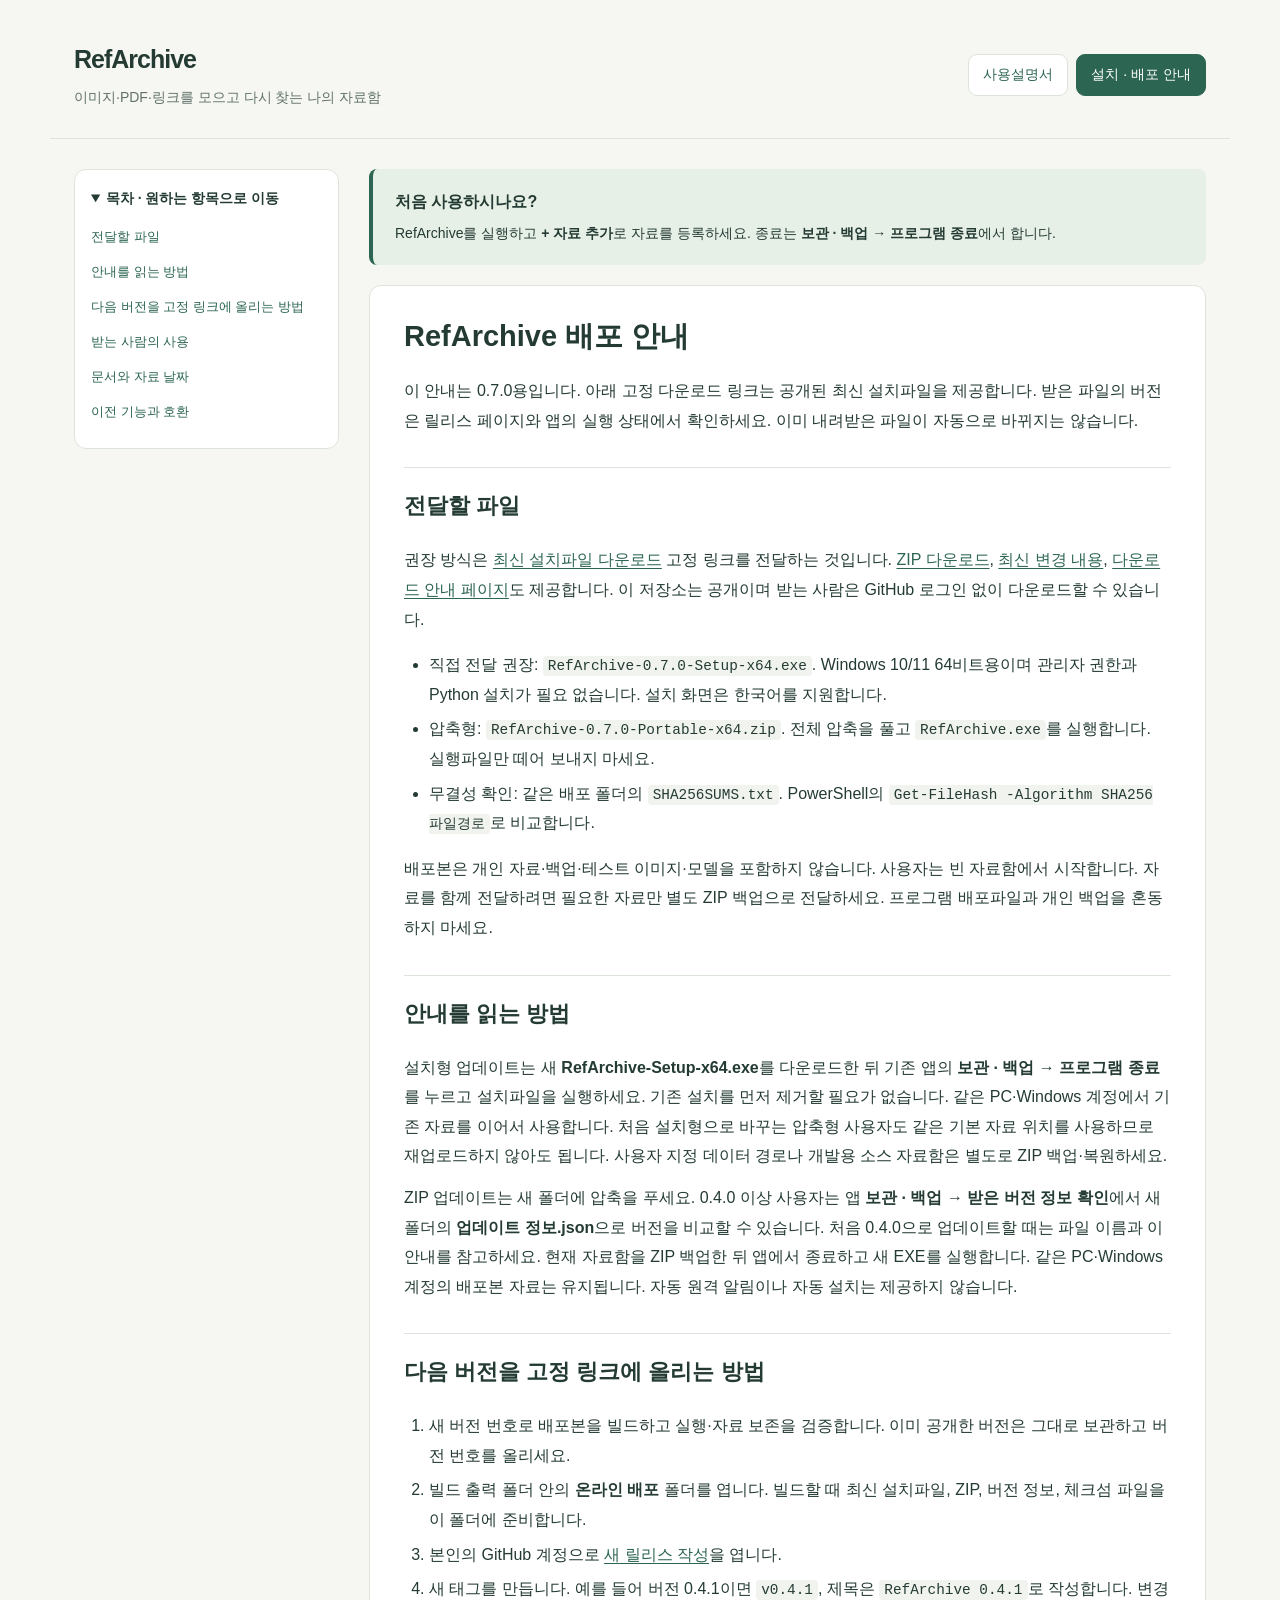
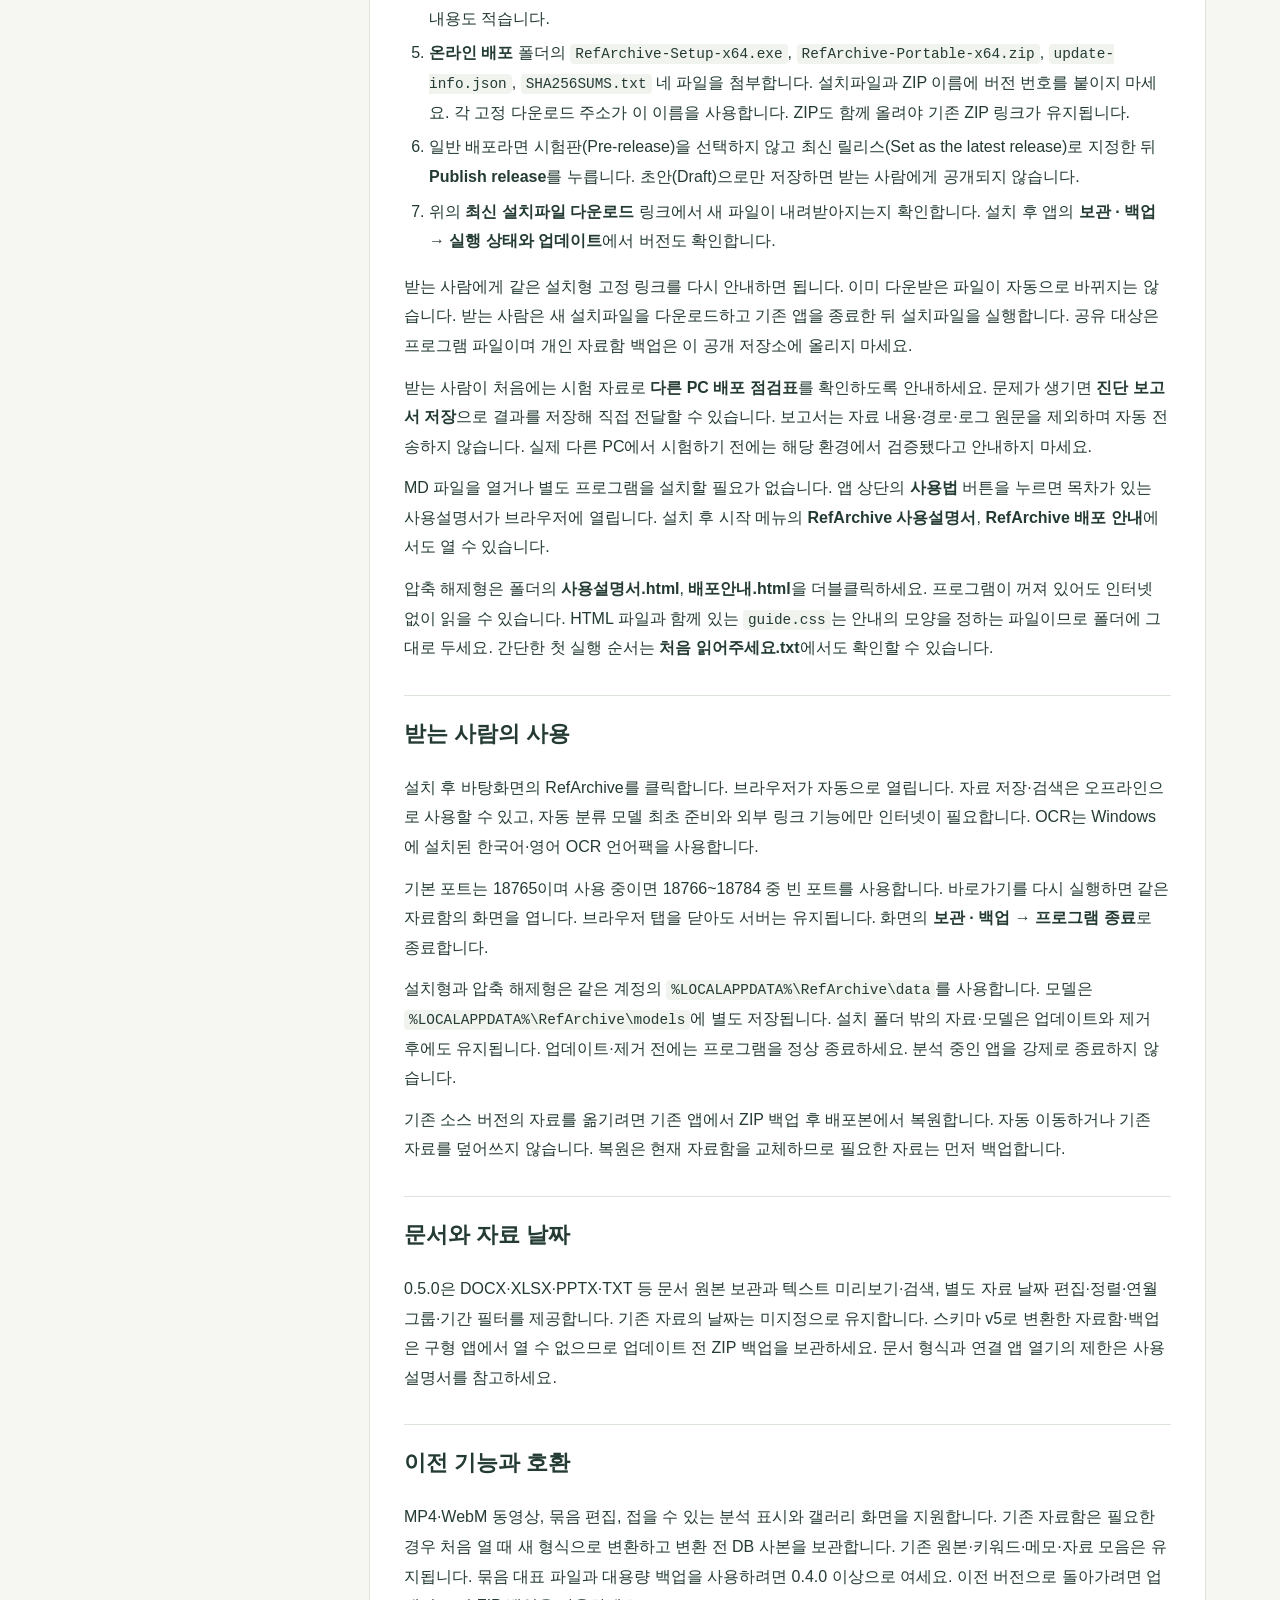
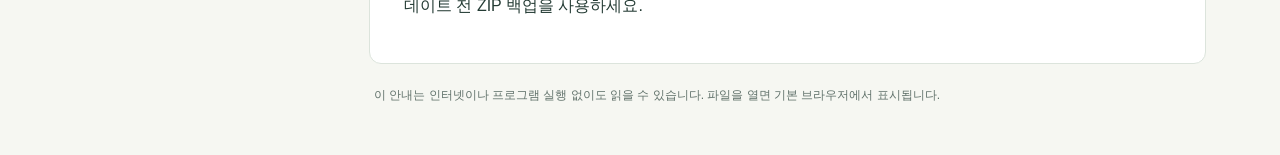
<file: docs/배포안내.html>
<!doctype html>
<html lang="ko">
<head><meta charset="utf-8"><meta name="viewport" content="width=device-width, initial-scale=1">
<title>RefArchive · 배포 안내</title><link rel="stylesheet" href="guide.css"></head>
<body><a class="skip-link" href="#content">본문 바로가기</a>
<header class="guide-header"><div><span class="brand">RefArchive</span><p>이미지·PDF·링크를 모으고 다시 찾는 나의 자료함</p></div>
<nav aria-label="안내 종류"><a href="사용설명서.html" >사용설명서</a><a href="배포안내.html" aria-current="page">설치 · 배포 안내</a></nav></header>
<div class="guide-layout"><aside class="guide-toc"><details open><summary>목차 · 원하는 항목으로 이동</summary><div class="toc">
<ul>
<li><a href="#_1">전달할 파일</a></li>
<li><a href="#_2">안내를 읽는 방법</a></li>
<li><a href="#_3">다음 버전을 고정 링크에 올리는 방법</a></li>
<li><a href="#_4">받는 사람의 사용</a></li>
<li><a href="#_5">문서와 자료 날짜</a></li>
<li><a href="#_6">이전 기능과 호환</a></li>
</ul>
</div>
</details></aside>
<main id="content" tabindex="-1"><div class="quick-start"><strong>처음 사용하시나요?</strong><p>RefArchive를 실행하고 <b>+ 자료 추가</b>로 자료를 등록하세요. 종료는 <b>보관 · 백업 → 프로그램 종료</b>에서 합니다.</p></div>
<article><h1 id="refarchive">RefArchive 배포 안내</h1>
<p>이 안내는 0.7.0용입니다. 아래 고정 다운로드 링크는 공개된 최신 설치파일을 제공합니다. 받은 파일의 버전은 릴리스 페이지와 앱의 실행 상태에서 확인하세요. 이미 내려받은 파일이 자동으로 바뀌지는 않습니다.</p>
<h2 id="_1">전달할 파일</h2>
<p>권장 방식은 <a href="https://github.com/sanu1227/RefArchive-releases/releases/latest/download/RefArchive-Setup-x64.exe">최신 설치파일 다운로드</a> 고정 링크를 전달하는 것입니다. <a href="https://github.com/sanu1227/RefArchive-releases/releases/latest/download/RefArchive-Portable-x64.zip">ZIP 다운로드</a>, <a href="https://github.com/sanu1227/RefArchive-releases/releases/latest">최신 변경 내용</a>, <a href="https://github.com/sanu1227/RefArchive-releases">다운로드 안내 페이지</a>도 제공합니다. 이 저장소는 공개이며 받는 사람은 GitHub 로그인 없이 다운로드할 수 있습니다.</p>
<ul>
<li>직접 전달 권장: <code>RefArchive-0.7.0-Setup-x64.exe</code>. Windows 10/11 64비트용이며 관리자 권한과 Python 설치가 필요 없습니다. 설치 화면은 한국어를 지원합니다.</li>
<li>압축형: <code>RefArchive-0.7.0-Portable-x64.zip</code>. 전체 압축을 풀고 <code>RefArchive.exe</code>를 실행합니다. 실행파일만 떼어 보내지 마세요.</li>
<li>무결성 확인: 같은 배포 폴더의 <code>SHA256SUMS.txt</code>. PowerShell의 <code>Get-FileHash -Algorithm SHA256 파일경로</code>로 비교합니다.</li>
</ul>
<p>배포본은 개인 자료·백업·테스트 이미지·모델을 포함하지 않습니다. 사용자는 빈 자료함에서 시작합니다. 자료를 함께 전달하려면 필요한 자료만 별도 ZIP 백업으로 전달하세요. 프로그램 배포파일과 개인 백업을 혼동하지 마세요.</p>
<h2 id="_2">안내를 읽는 방법</h2>
<p>설치형 업데이트는 새 <strong>RefArchive-Setup-x64.exe</strong>를 다운로드한 뒤 기존 앱의 <strong>보관 · 백업 → 프로그램 종료</strong>를 누르고 설치파일을 실행하세요. 기존 설치를 먼저 제거할 필요가 없습니다. 같은 PC·Windows 계정에서 기존 자료를 이어서 사용합니다. 처음 설치형으로 바꾸는 압축형 사용자도 같은 기본 자료 위치를 사용하므로 재업로드하지 않아도 됩니다. 사용자 지정 데이터 경로나 개발용 소스 자료함은 별도로 ZIP 백업·복원하세요.</p>
<p>ZIP 업데이트는 새 폴더에 압축을 푸세요. 0.4.0 이상 사용자는 앱 <strong>보관 · 백업 → 받은 버전 정보 확인</strong>에서 새 폴더의 <strong>업데이트 정보.json</strong>으로 버전을 비교할 수 있습니다. 처음 0.4.0으로 업데이트할 때는 파일 이름과 이 안내를 참고하세요. 현재 자료함을 ZIP 백업한 뒤 앱에서 종료하고 새 EXE를 실행합니다. 같은 PC·Windows 계정의 배포본 자료는 유지됩니다. 자동 원격 알림이나 자동 설치는 제공하지 않습니다.</p>
<h2 id="_3">다음 버전을 고정 링크에 올리는 방법</h2>
<ol>
<li>새 버전 번호로 배포본을 빌드하고 실행·자료 보존을 검증합니다. 이미 공개한 버전은 그대로 보관하고 버전 번호를 올리세요.</li>
<li>빌드 출력 폴더 안의 <strong>온라인 배포</strong> 폴더를 엽니다. 빌드할 때 최신 설치파일, ZIP, 버전 정보, 체크섬 파일을 이 폴더에 준비합니다.</li>
<li>본인의 GitHub 계정으로 <a href="https://github.com/sanu1227/RefArchive-releases/releases/new">새 릴리스 작성</a>을 엽니다.</li>
<li>새 태그를 만듭니다. 예를 들어 버전 0.4.1이면 <code>v0.4.1</code>, 제목은 <code>RefArchive 0.4.1</code>로 작성합니다. 변경 내용도 적습니다.</li>
<li><strong>온라인 배포</strong> 폴더의 <code>RefArchive-Setup-x64.exe</code>, <code>RefArchive-Portable-x64.zip</code>, <code>update-info.json</code>, <code>SHA256SUMS.txt</code> 네 파일을 첨부합니다. 설치파일과 ZIP 이름에 버전 번호를 붙이지 마세요. 각 고정 다운로드 주소가 이 이름을 사용합니다. ZIP도 함께 올려야 기존 ZIP 링크가 유지됩니다.</li>
<li>일반 배포라면 시험판(Pre-release)을 선택하지 않고 최신 릴리스(Set as the latest release)로 지정한 뒤 <strong>Publish release</strong>를 누릅니다. 초안(Draft)으로만 저장하면 받는 사람에게 공개되지 않습니다.</li>
<li>위의 <strong>최신 설치파일 다운로드</strong> 링크에서 새 파일이 내려받아지는지 확인합니다. 설치 후 앱의 <strong>보관 · 백업 → 실행 상태와 업데이트</strong>에서 버전도 확인합니다.</li>
</ol>
<p>받는 사람에게 같은 설치형 고정 링크를 다시 안내하면 됩니다. 이미 다운받은 파일이 자동으로 바뀌지는 않습니다. 받는 사람은 새 설치파일을 다운로드하고 기존 앱을 종료한 뒤 설치파일을 실행합니다. 공유 대상은 프로그램 파일이며 개인 자료함 백업은 이 공개 저장소에 올리지 마세요.</p>
<p>받는 사람이 처음에는 시험 자료로 <strong>다른 PC 배포 점검표</strong>를 확인하도록 안내하세요. 문제가 생기면 <strong>진단 보고서 저장</strong>으로 결과를 저장해 직접 전달할 수 있습니다. 보고서는 자료 내용·경로·로그 원문을 제외하며 자동 전송하지 않습니다. 실제 다른 PC에서 시험하기 전에는 해당 환경에서 검증됐다고 안내하지 마세요.</p>
<p>MD 파일을 열거나 별도 프로그램을 설치할 필요가 없습니다. 앱 상단의 <strong>사용법</strong> 버튼을 누르면 목차가 있는 사용설명서가 브라우저에 열립니다. 설치 후 시작 메뉴의 <strong>RefArchive 사용설명서</strong>, <strong>RefArchive 배포 안내</strong>에서도 열 수 있습니다.</p>
<p>압축 해제형은 폴더의 <strong>사용설명서.html</strong>, <strong>배포안내.html</strong>을 더블클릭하세요. 프로그램이 꺼져 있어도 인터넷 없이 읽을 수 있습니다. HTML 파일과 함께 있는 <code>guide.css</code>는 안내의 모양을 정하는 파일이므로 폴더에 그대로 두세요. 간단한 첫 실행 순서는 <strong>처음 읽어주세요.txt</strong>에서도 확인할 수 있습니다.</p>
<h2 id="_4">받는 사람의 사용</h2>
<p>설치 후 바탕화면의 RefArchive를 클릭합니다. 브라우저가 자동으로 열립니다. 자료 저장·검색은 오프라인으로 사용할 수 있고, 자동 분류 모델 최초 준비와 외부 링크 기능에만 인터넷이 필요합니다. OCR는 Windows에 설치된 한국어·영어 OCR 언어팩을 사용합니다.</p>
<p>기본 포트는 18765이며 사용 중이면 18766~18784 중 빈 포트를 사용합니다. 바로가기를 다시 실행하면 같은 자료함의 화면을 엽니다. 브라우저 탭을 닫아도 서버는 유지됩니다. 화면의 <strong>보관 · 백업 → 프로그램 종료</strong>로 종료합니다.</p>
<p>설치형과 압축 해제형은 같은 계정의 <code>%LOCALAPPDATA%\RefArchive\data</code>를 사용합니다. 모델은 <code>%LOCALAPPDATA%\RefArchive\models</code>에 별도 저장됩니다. 설치 폴더 밖의 자료·모델은 업데이트와 제거 후에도 유지됩니다. 업데이트·제거 전에는 프로그램을 정상 종료하세요. 분석 중인 앱을 강제로 종료하지 않습니다.</p>
<p>기존 소스 버전의 자료를 옮기려면 기존 앱에서 ZIP 백업 후 배포본에서 복원합니다. 자동 이동하거나 기존 자료를 덮어쓰지 않습니다. 복원은 현재 자료함을 교체하므로 필요한 자료는 먼저 백업합니다.</p>
<h2 id="_5">문서와 자료 날짜</h2>
<p>0.5.0은 DOCX·XLSX·PPTX·TXT 등 문서 원본 보관과 텍스트 미리보기·검색, 별도 자료 날짜 편집·정렬·연월 그룹·기간 필터를 제공합니다. 기존 자료의 날짜는 미지정으로 유지합니다. 스키마 v5로 변환한 자료함·백업은 구형 앱에서 열 수 없으므로 업데이트 전 ZIP 백업을 보관하세요. 문서 형식과 연결 앱 열기의 제한은 사용설명서를 참고하세요.</p>
<h2 id="_6">이전 기능과 호환</h2>
<p>MP4·WebM 동영상, 묶음 편집, 접을 수 있는 분석 표시와 갤러리 화면을 지원합니다. 기존 자료함은 필요한 경우 처음 열 때 새 형식으로 변환하고 변환 전 DB 사본을 보관합니다. 기존 원본·키워드·메모·자료 모음은 유지됩니다. 묶음 대표 파일과 대용량 백업을 사용하려면 0.4.0 이상으로 여세요. 이전 버전으로 돌아가려면 업데이트 전 ZIP 백업을 사용하세요.</p></article><footer>이 안내는 인터넷이나 프로그램 실행 없이도 읽을 수 있습니다. 파일을 열면 기본 브라우저에서 표시됩니다.</footer></main></div></body></html>
</file>
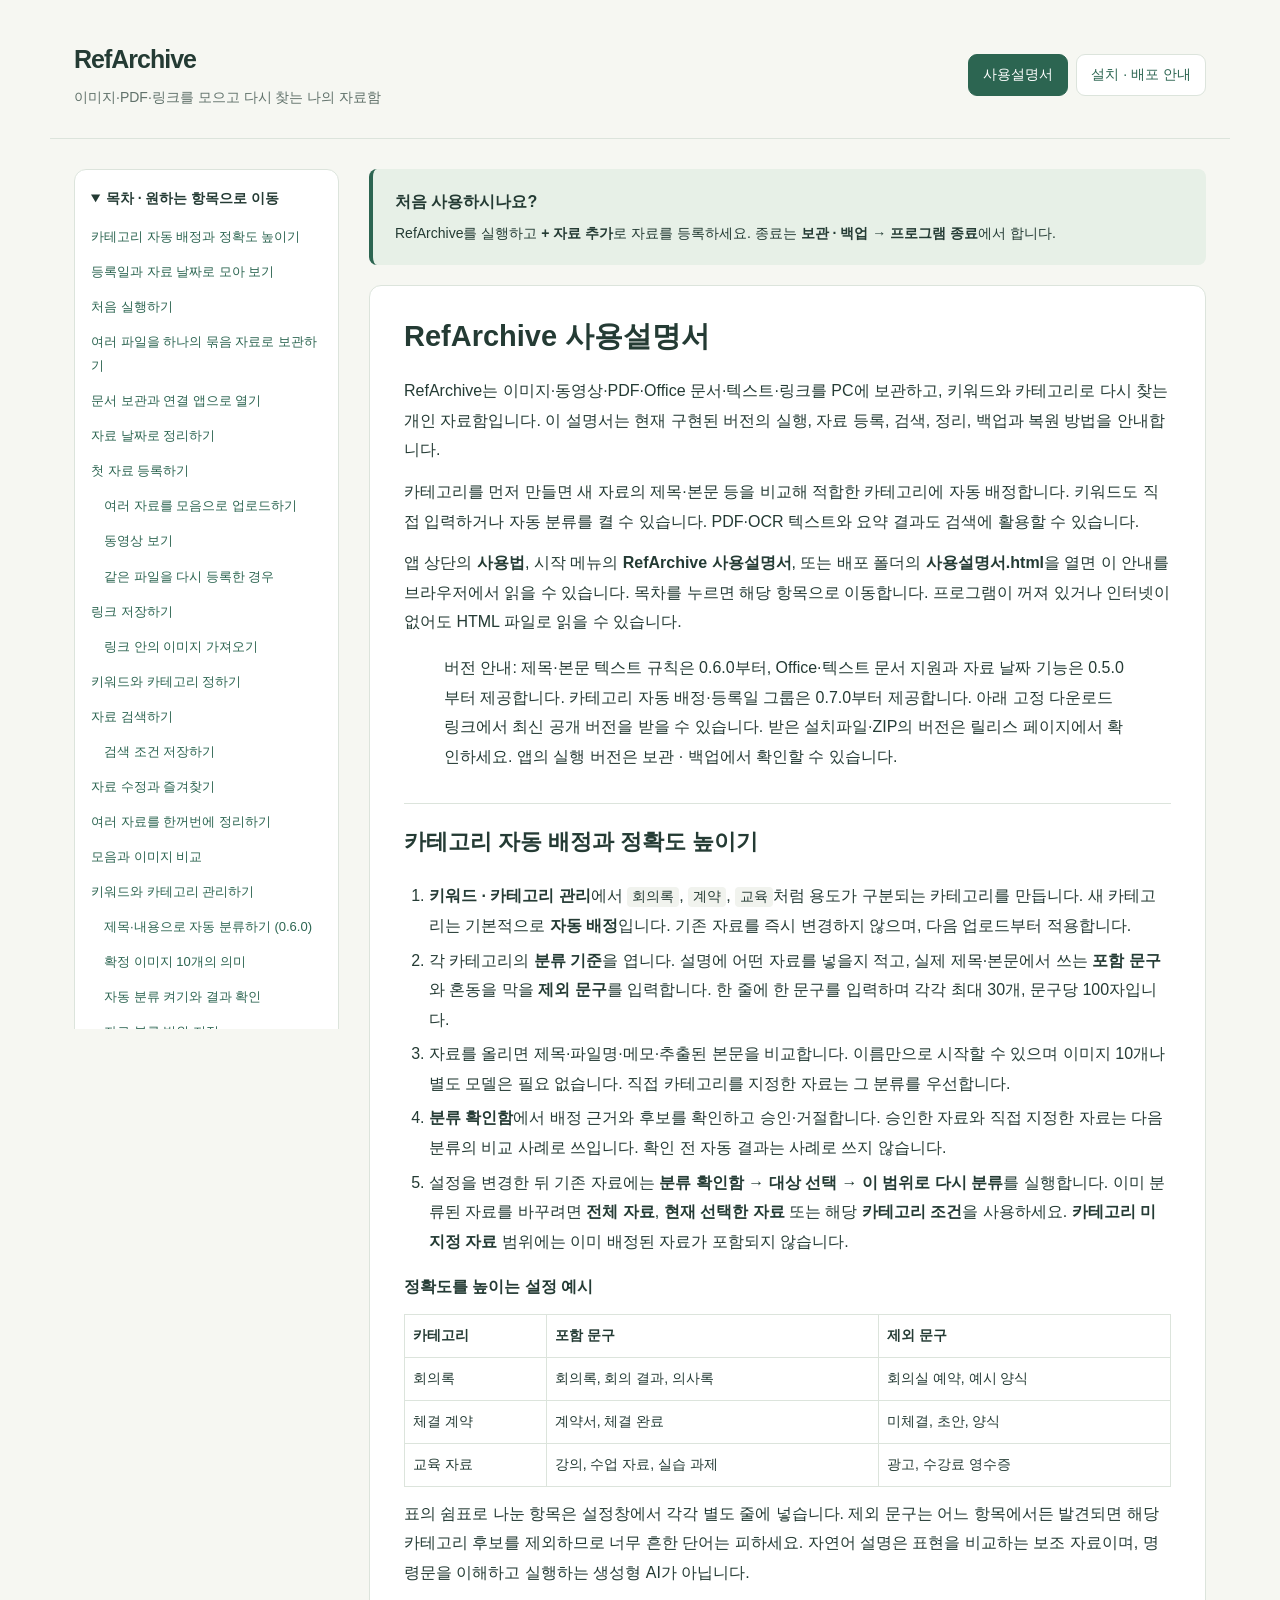
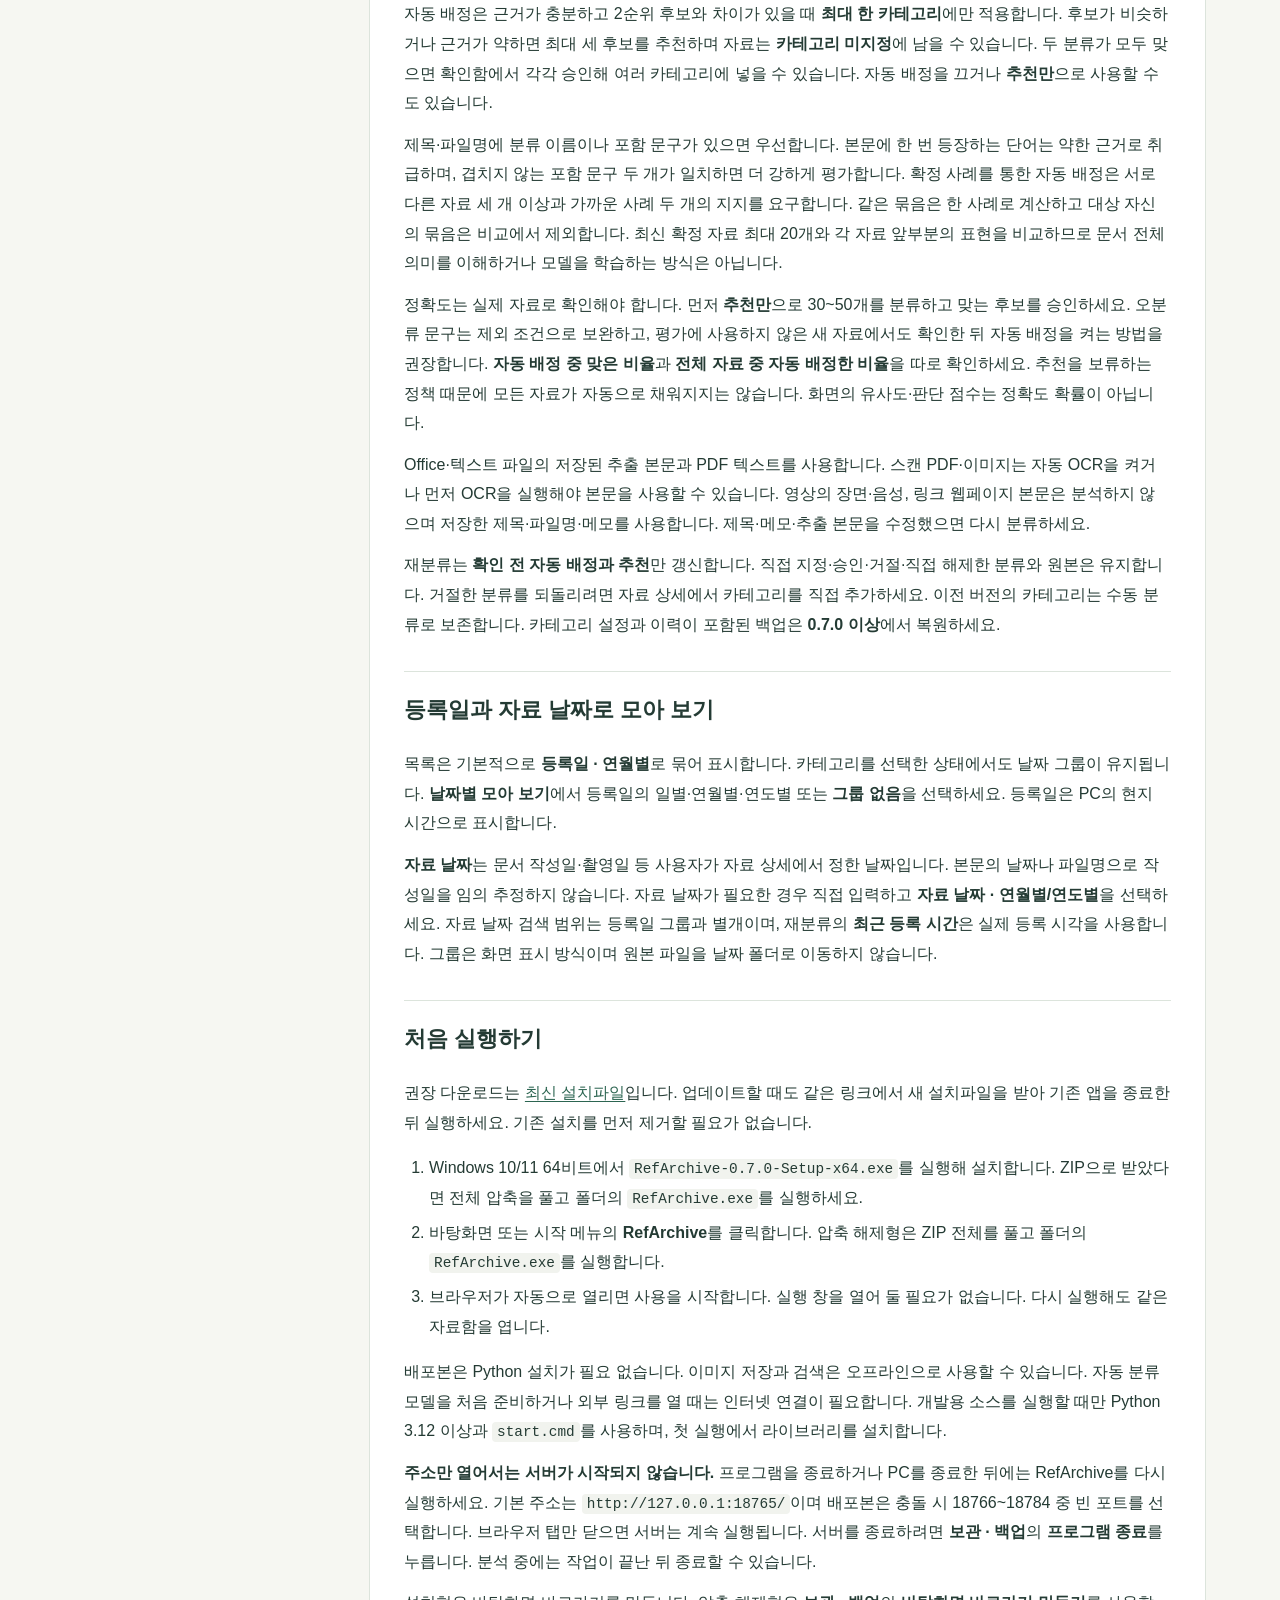
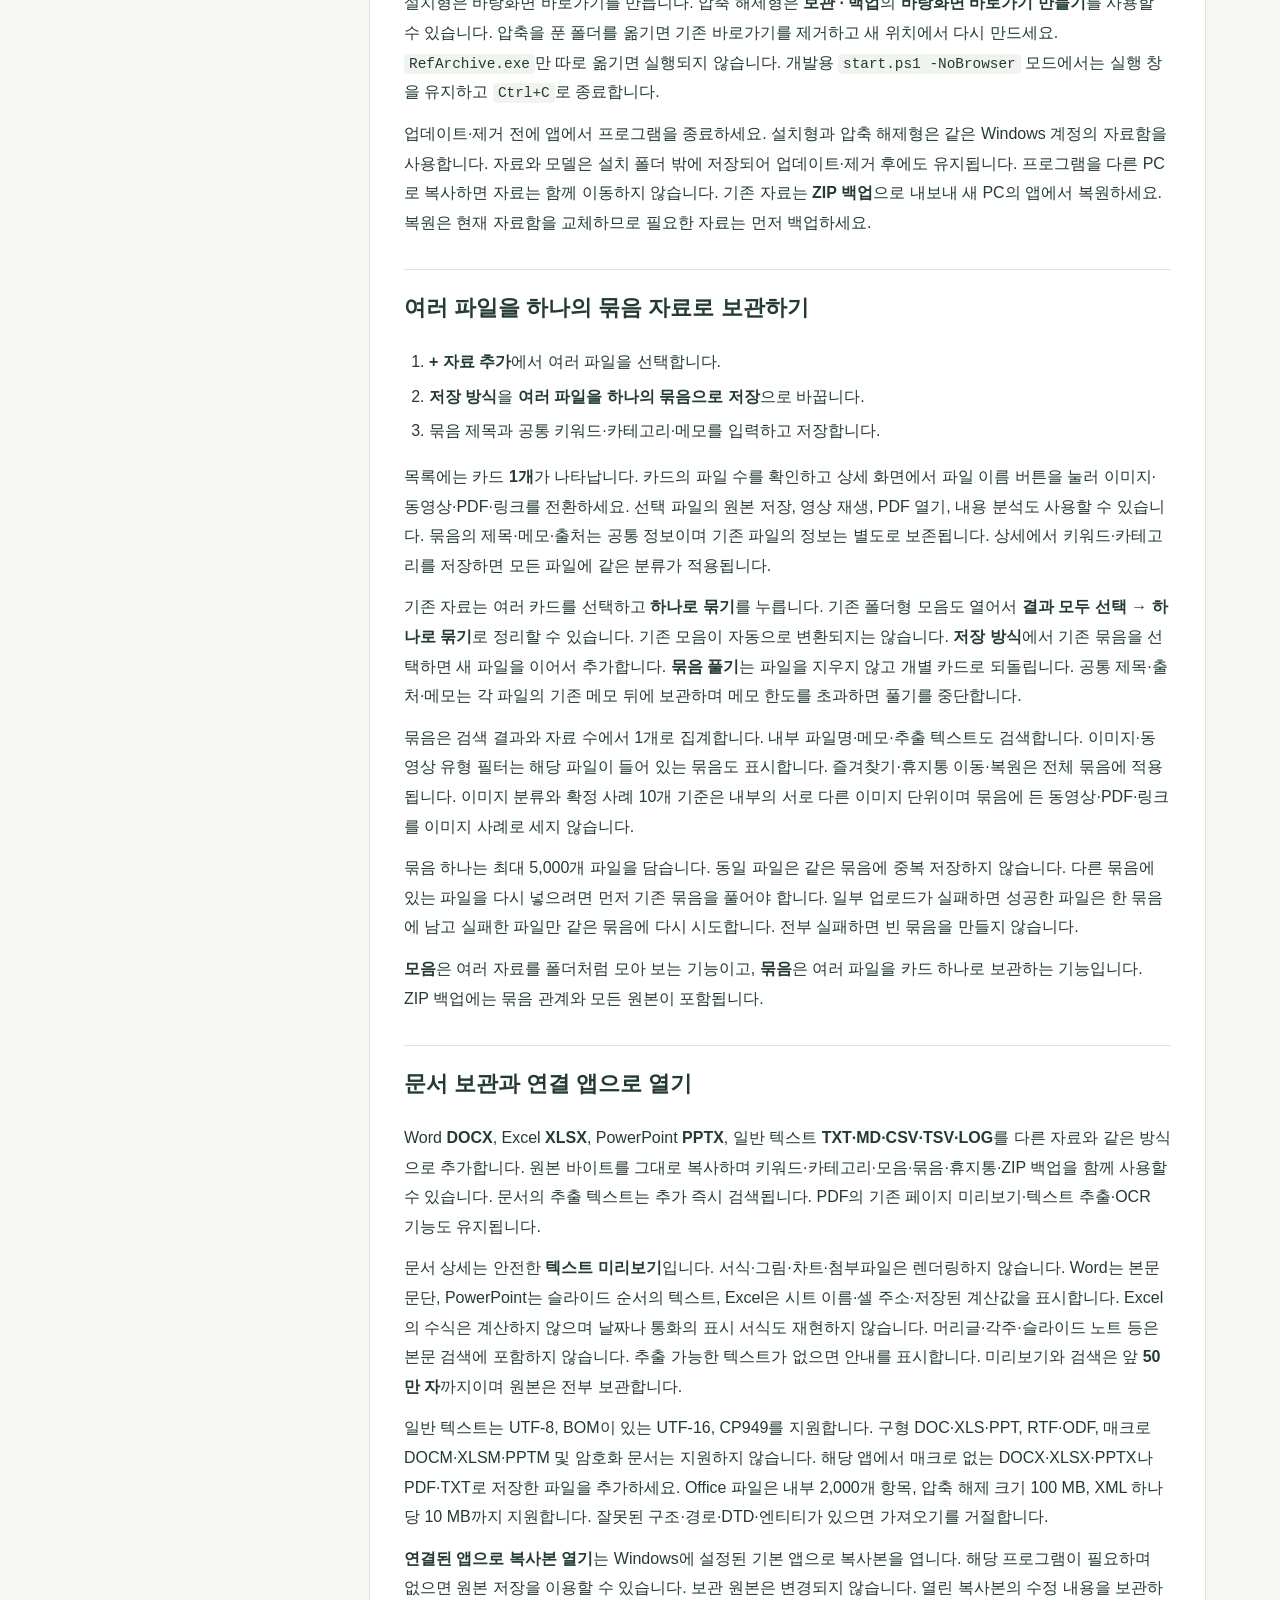
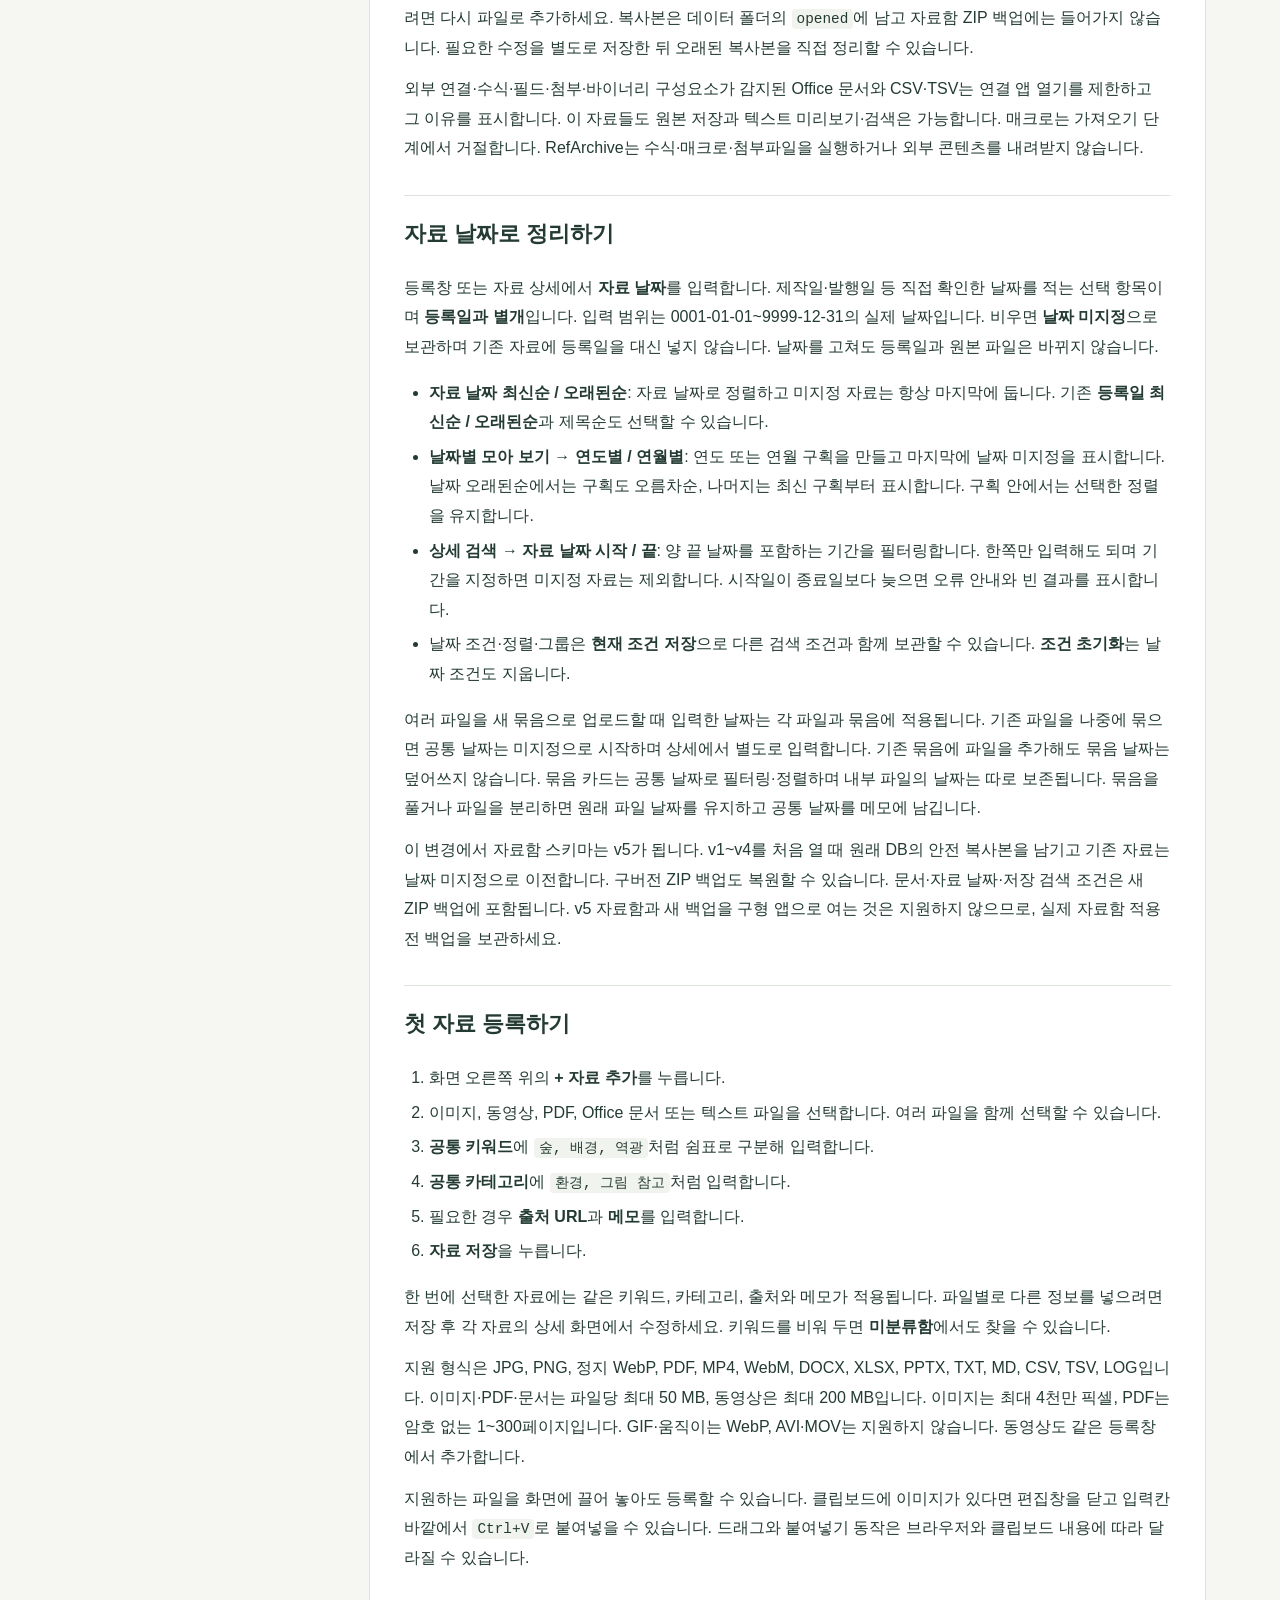
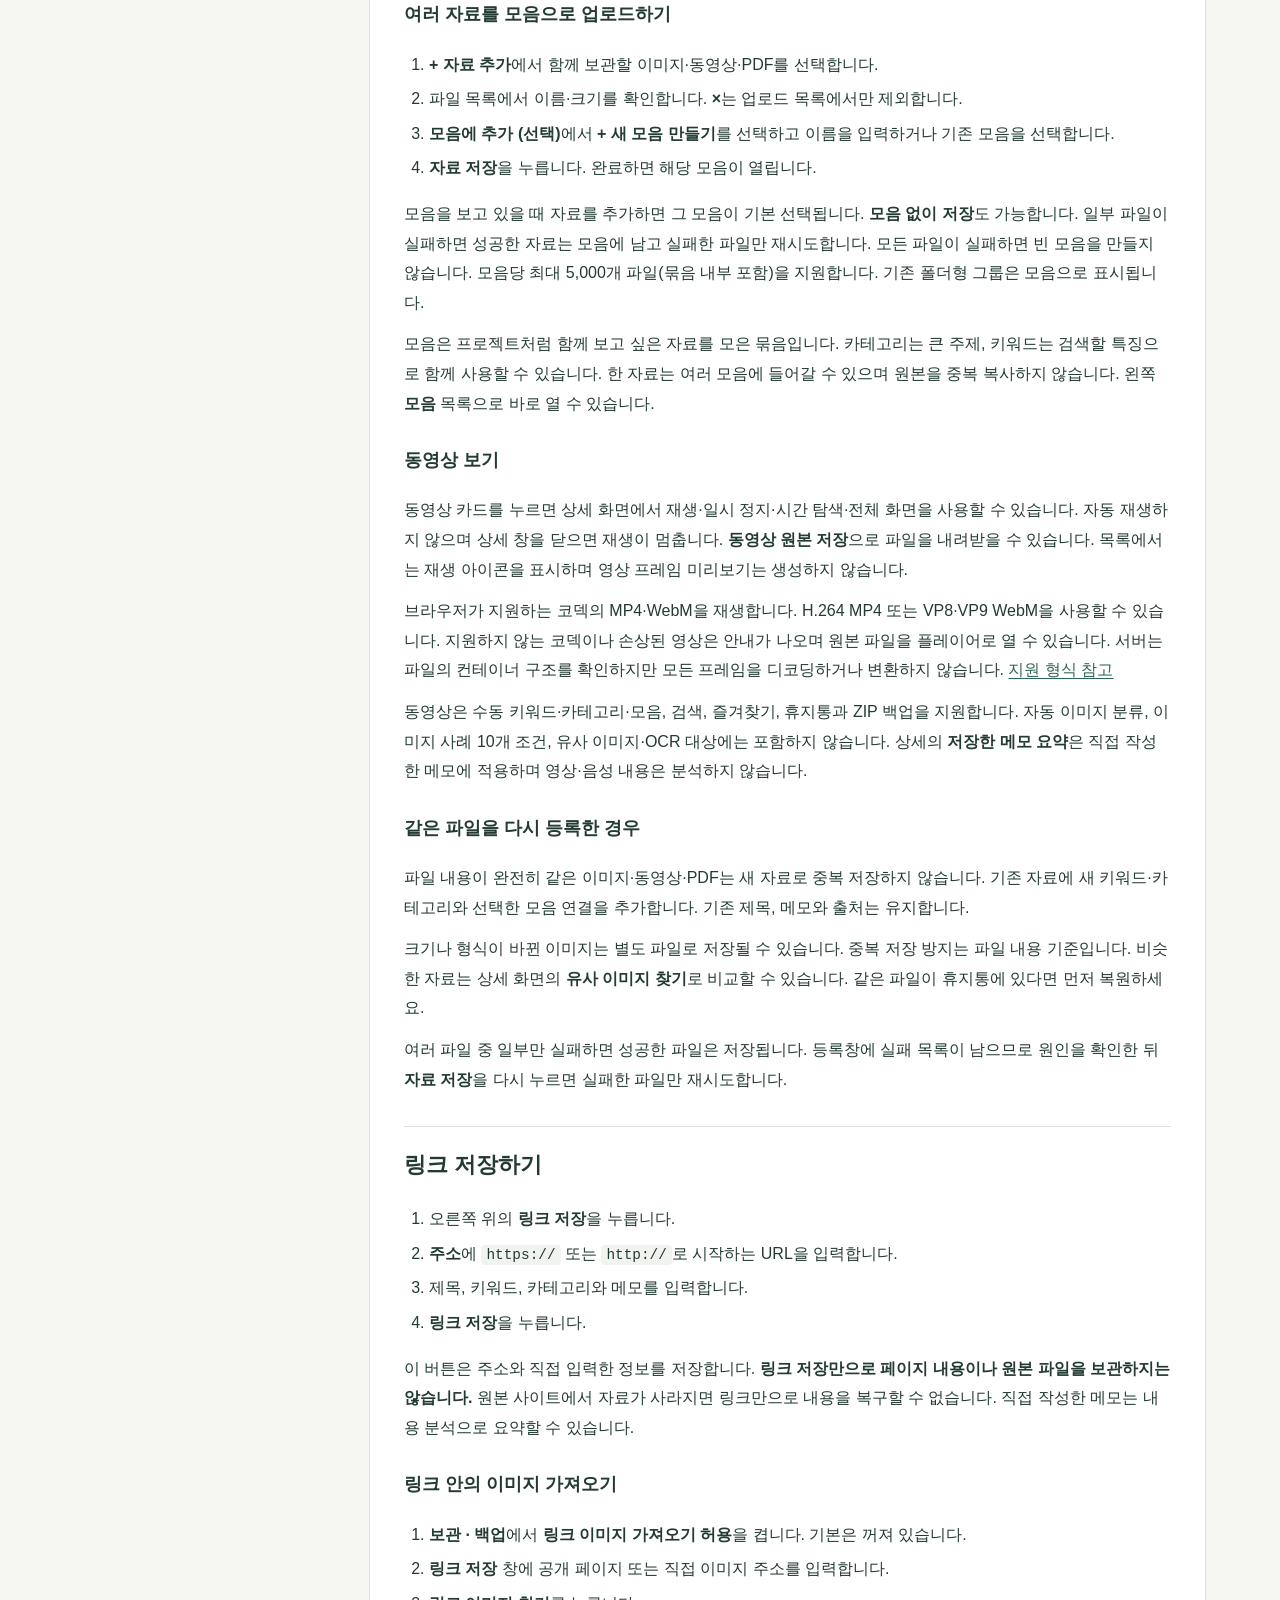
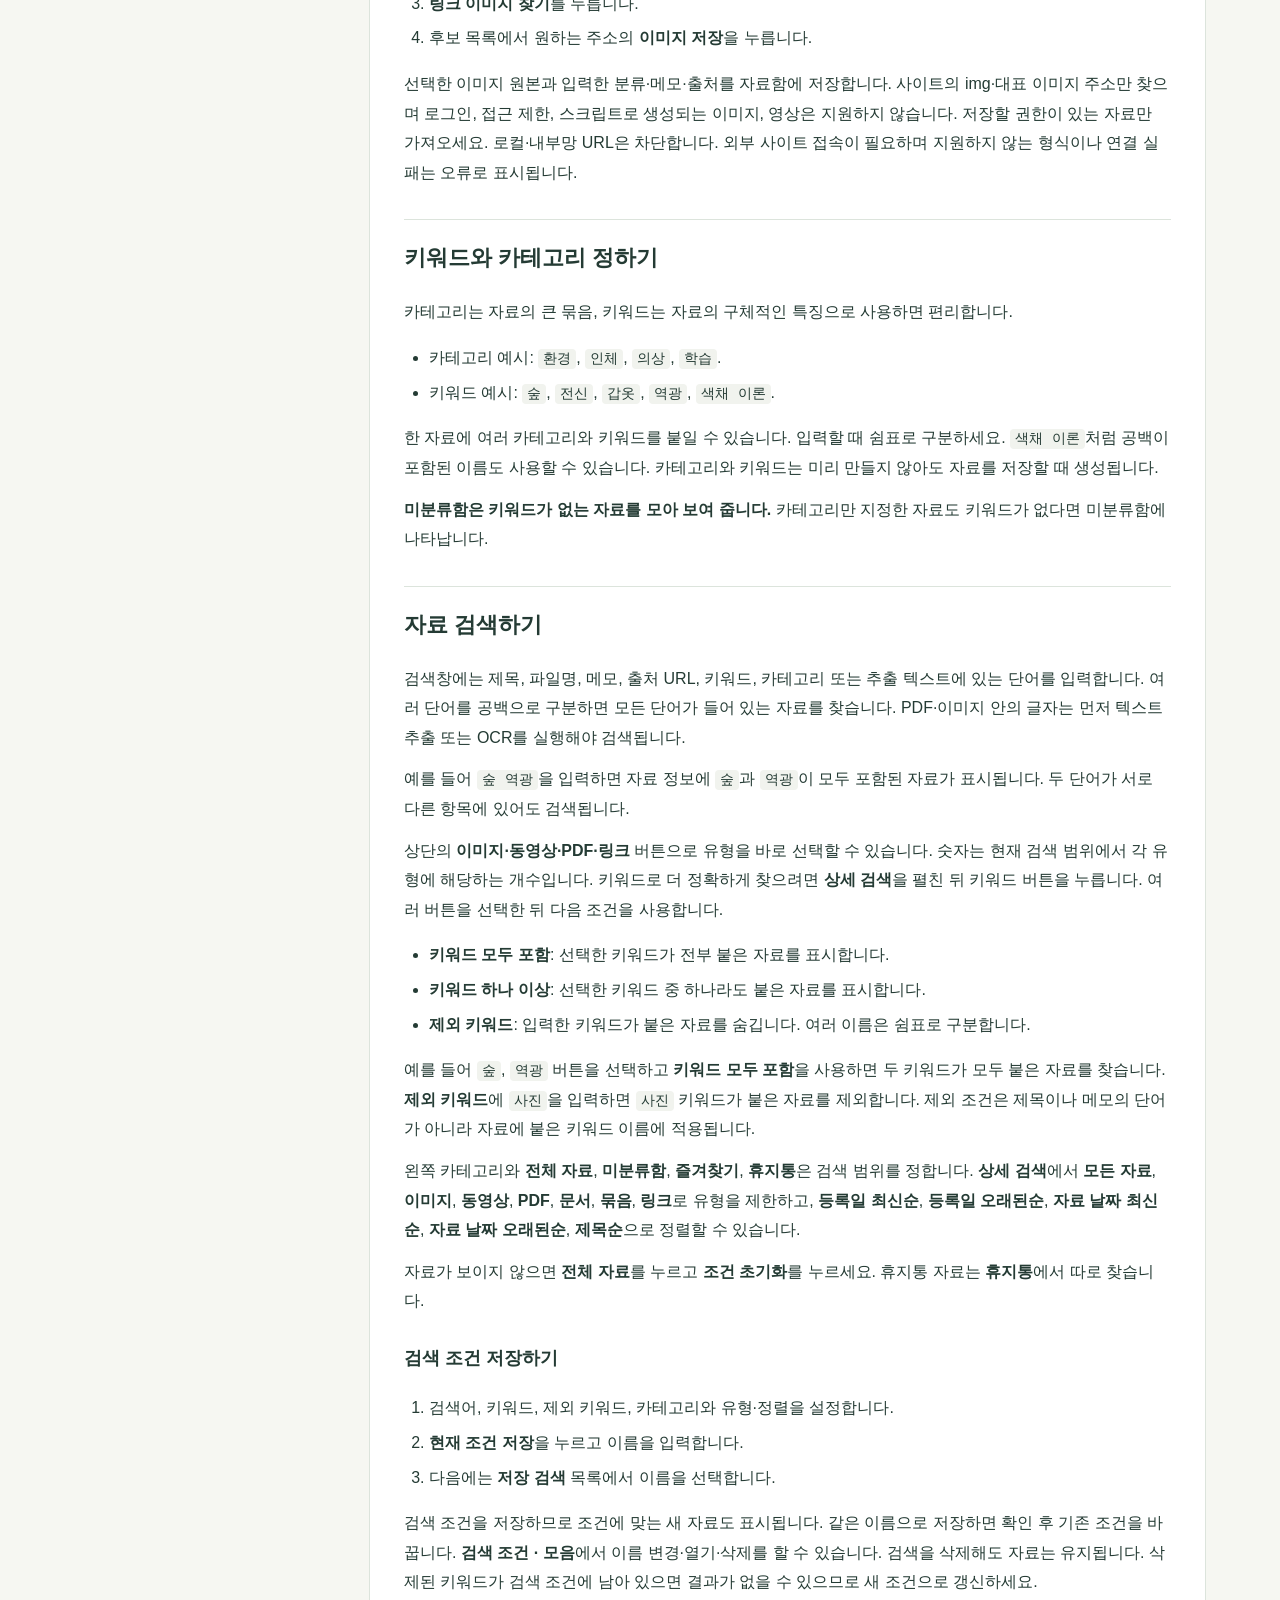
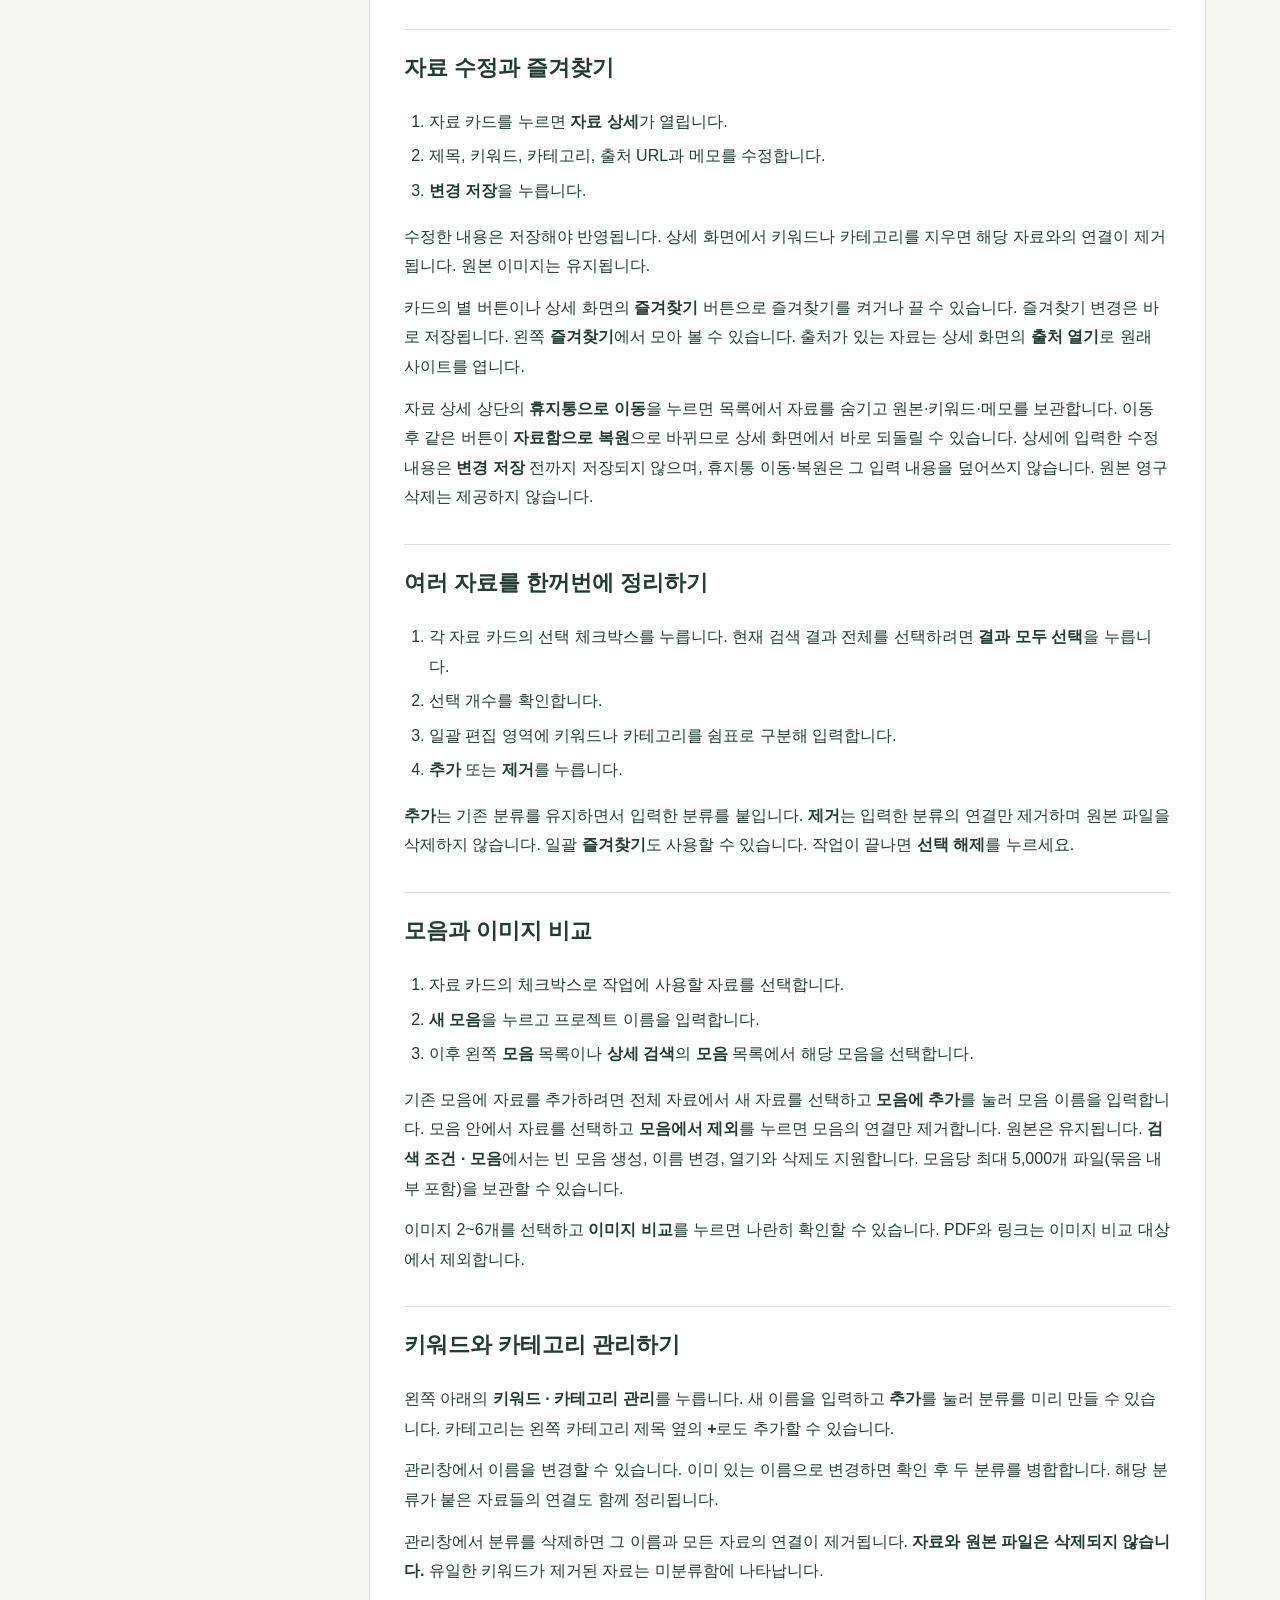
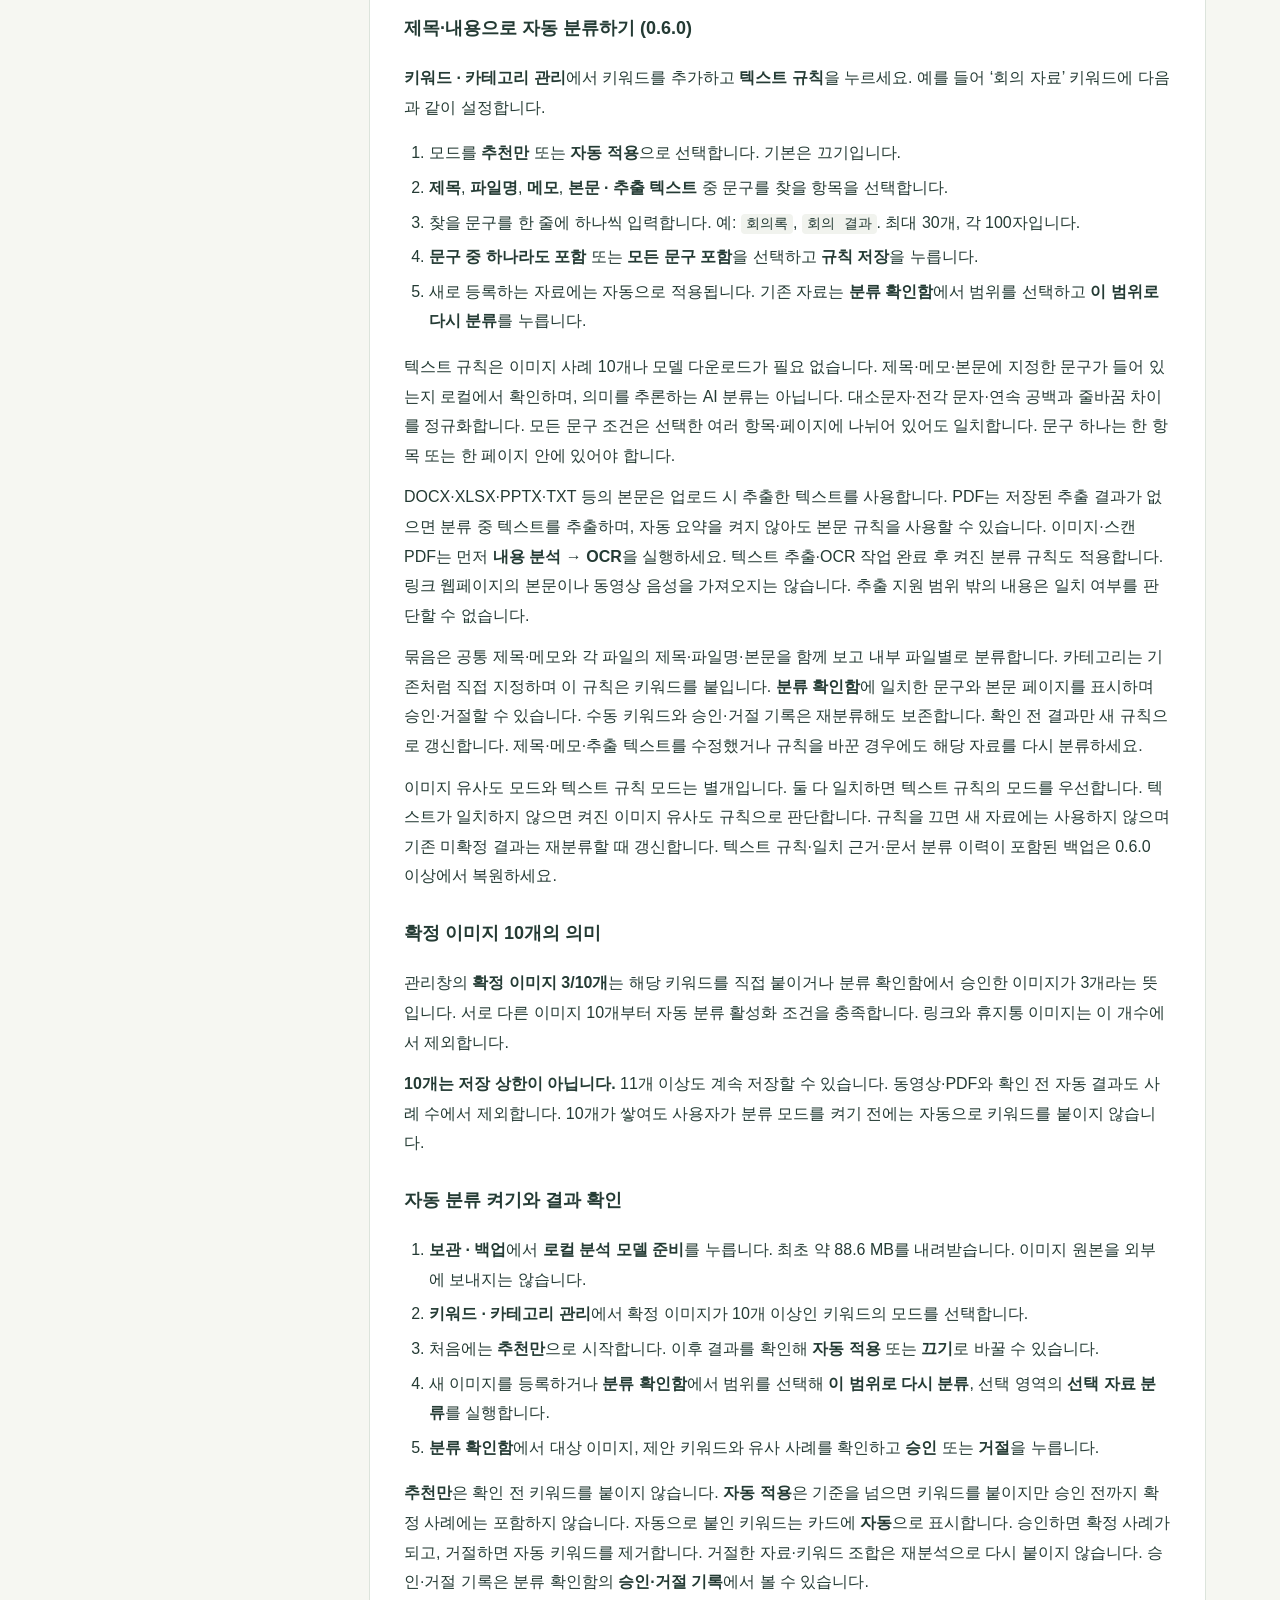
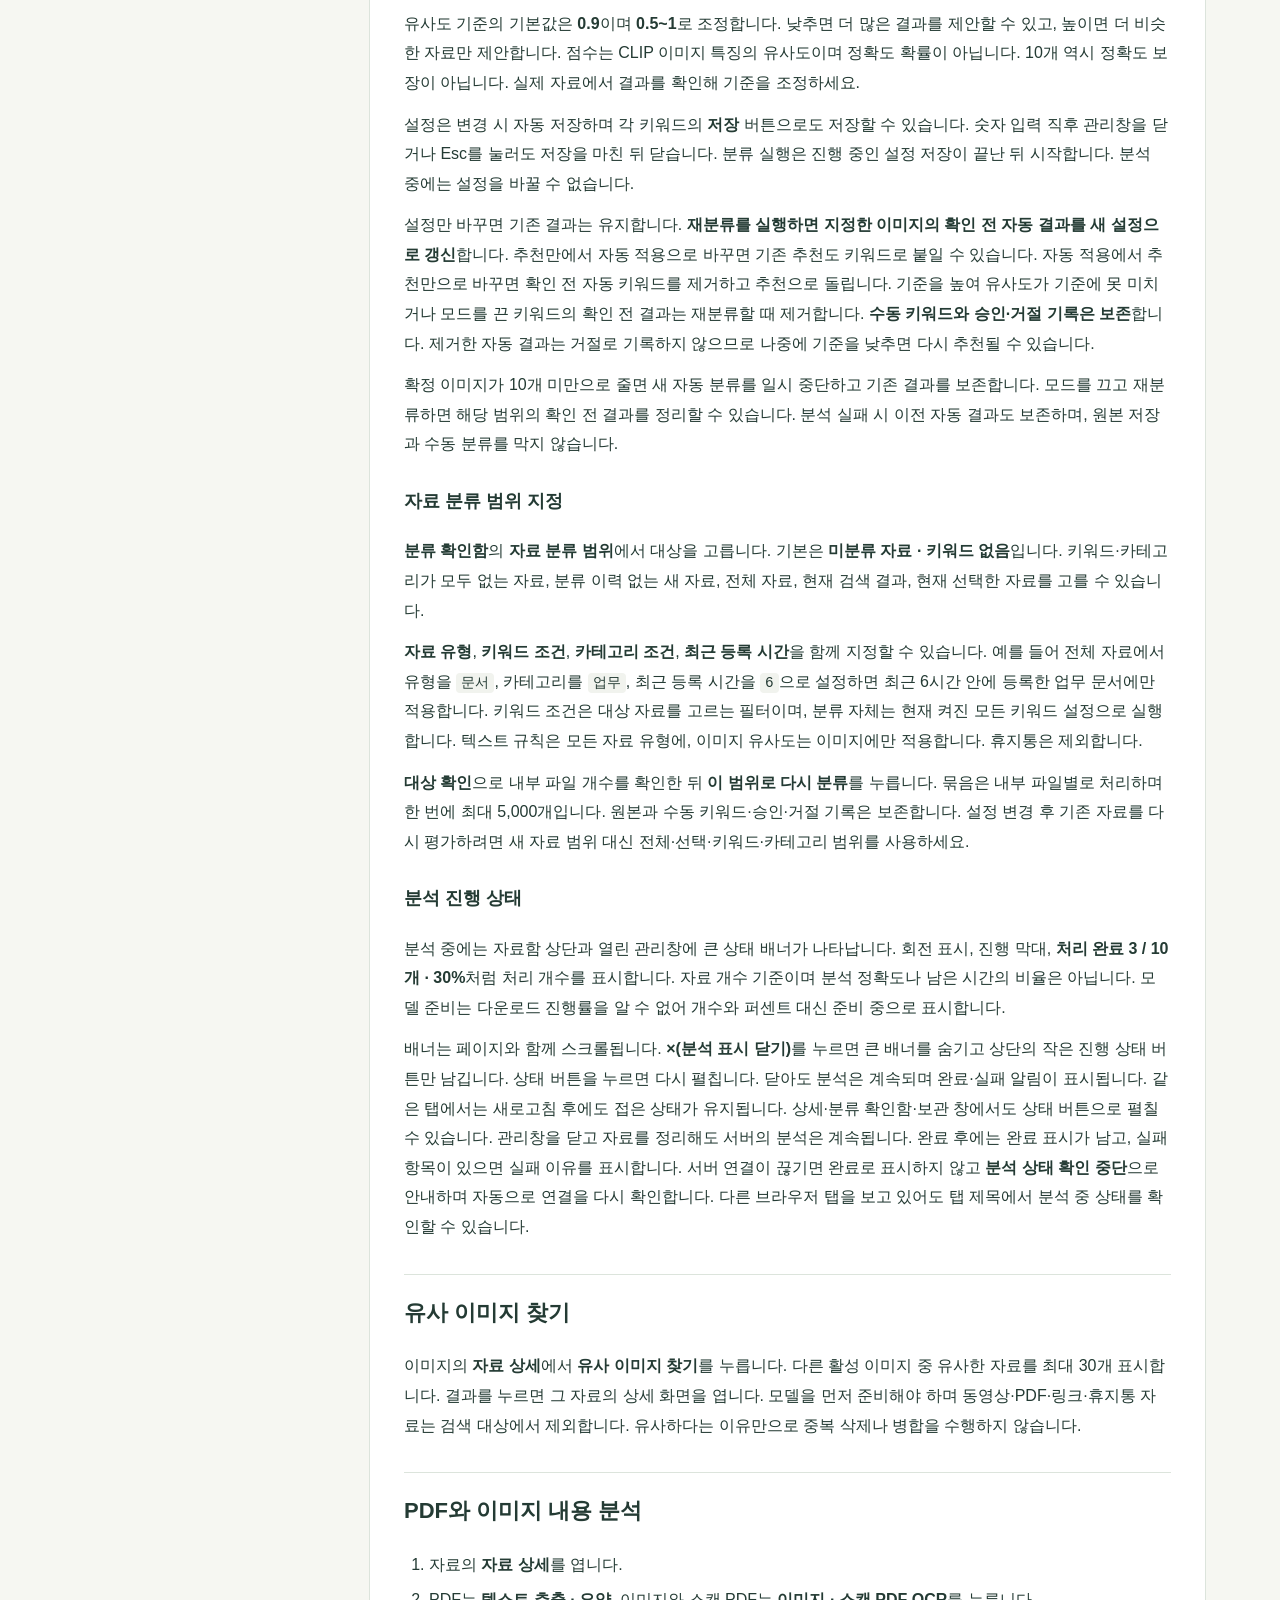
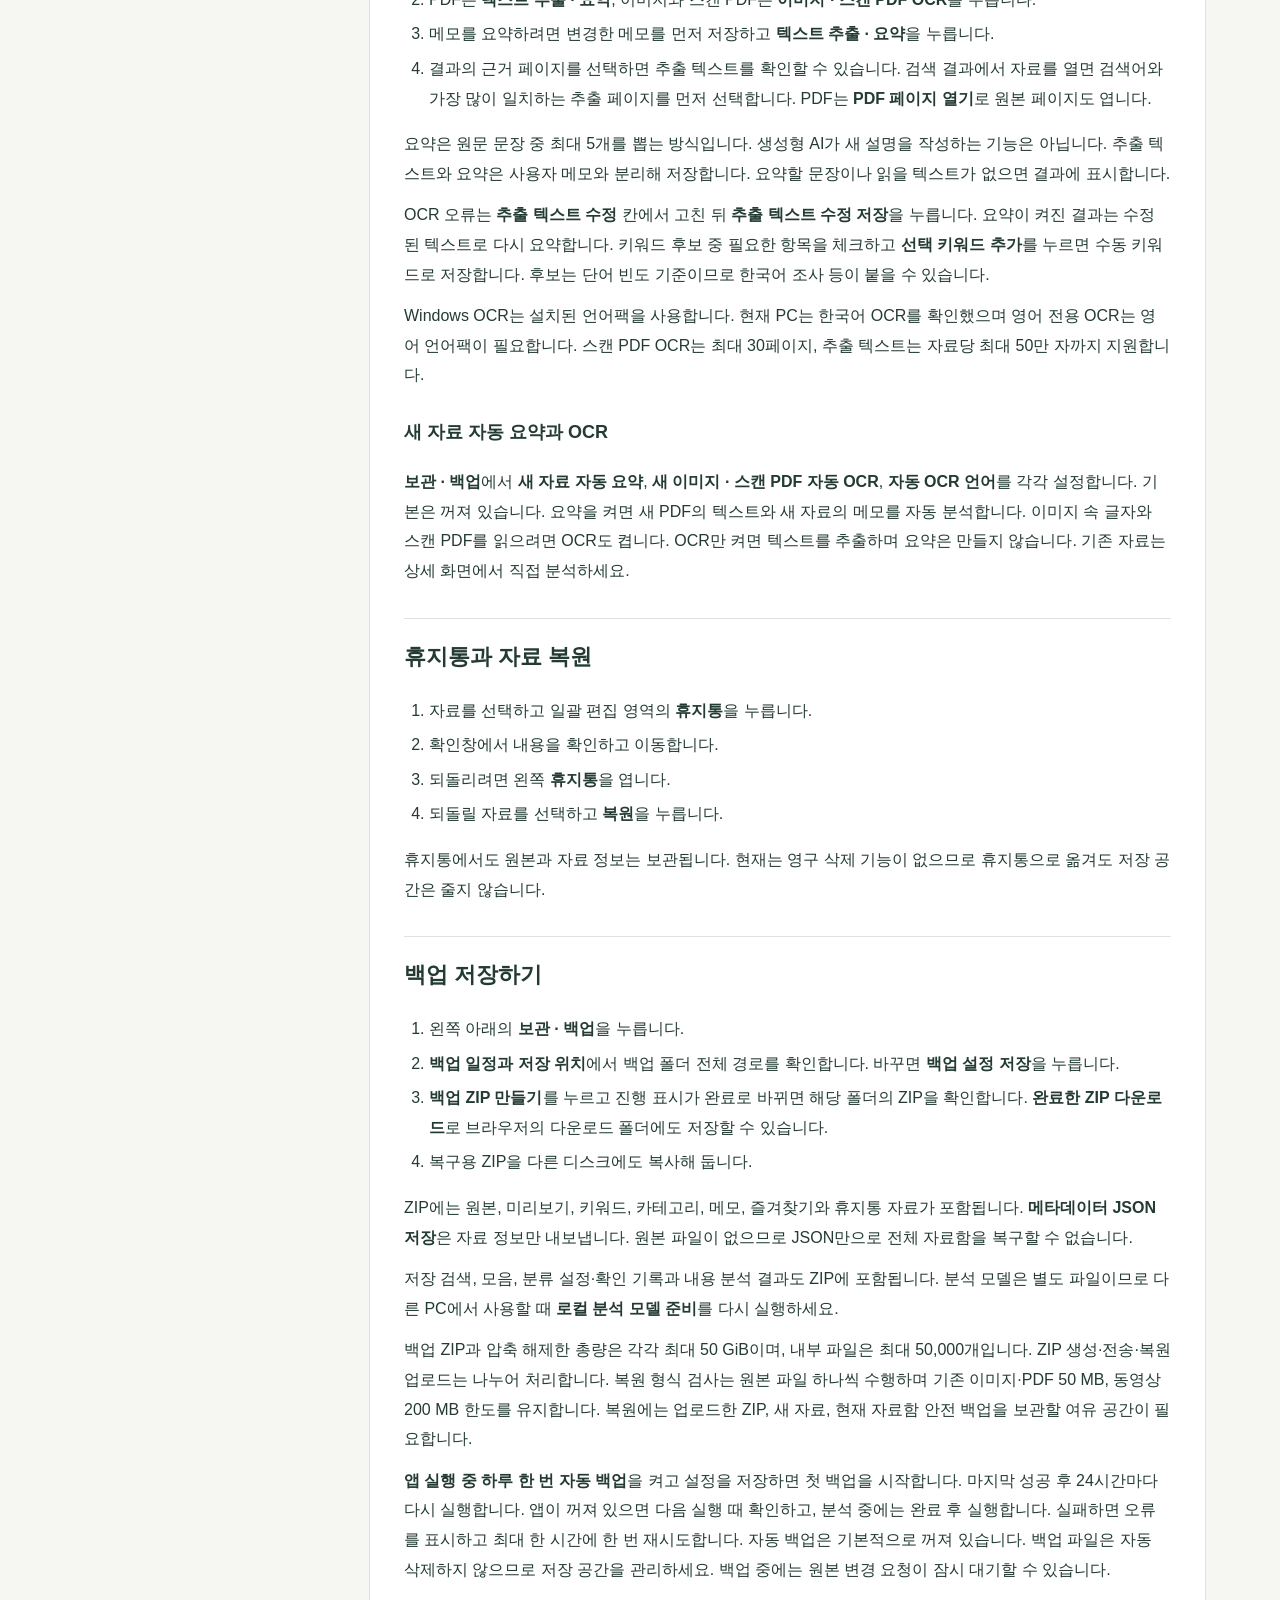
<file: docs/사용설명서.html>
<!doctype html>
<html lang="ko">
<head><meta charset="utf-8"><meta name="viewport" content="width=device-width, initial-scale=1">
<title>RefArchive · 사용설명서</title><link rel="stylesheet" href="guide.css"></head>
<body><a class="skip-link" href="#content">본문 바로가기</a>
<header class="guide-header"><div><span class="brand">RefArchive</span><p>이미지·PDF·링크를 모으고 다시 찾는 나의 자료함</p></div>
<nav aria-label="안내 종류"><a href="사용설명서.html" aria-current="page">사용설명서</a><a href="배포안내.html" >설치 · 배포 안내</a></nav></header>
<div class="guide-layout"><aside class="guide-toc"><details open><summary>목차 · 원하는 항목으로 이동</summary><div class="toc">
<ul>
<li><a href="#_1">카테고리 자동 배정과 정확도 높이기</a></li>
<li><a href="#_2">등록일과 자료 날짜로 모아 보기</a></li>
<li><a href="#_3">처음 실행하기</a></li>
<li><a href="#_4">여러 파일을 하나의 묶음 자료로 보관하기</a></li>
<li><a href="#_5">문서 보관과 연결 앱으로 열기</a></li>
<li><a href="#_6">자료 날짜로 정리하기</a></li>
<li><a href="#_7">첫 자료 등록하기</a><ul>
<li><a href="#_8">여러 자료를 모음으로 업로드하기</a></li>
<li><a href="#_9">동영상 보기</a></li>
<li><a href="#_10">같은 파일을 다시 등록한 경우</a></li>
</ul>
</li>
<li><a href="#_11">링크 저장하기</a><ul>
<li><a href="#_12">링크 안의 이미지 가져오기</a></li>
</ul>
</li>
<li><a href="#_13">키워드와 카테고리 정하기</a></li>
<li><a href="#_14">자료 검색하기</a><ul>
<li><a href="#_15">검색 조건 저장하기</a></li>
</ul>
</li>
<li><a href="#_16">자료 수정과 즐겨찾기</a></li>
<li><a href="#_17">여러 자료를 한꺼번에 정리하기</a></li>
<li><a href="#_18">모음과 이미지 비교</a></li>
<li><a href="#_19">키워드와 카테고리 관리하기</a><ul>
<li><a href="#060">제목·내용으로 자동 분류하기 (0.6.0)</a></li>
<li><a href="#10">확정 이미지 10개의 의미</a></li>
<li><a href="#_20">자동 분류 켜기와 결과 확인</a></li>
<li><a href="#_21">자료 분류 범위 지정</a></li>
<li><a href="#_22">분석 진행 상태</a></li>
</ul>
</li>
<li><a href="#_23">유사 이미지 찾기</a></li>
<li><a href="#pdf">PDF와 이미지 내용 분석</a><ul>
<li><a href="#ocr">새 자료 자동 요약과 OCR</a></li>
</ul>
</li>
<li><a href="#_24">휴지통과 자료 복원</a></li>
<li><a href="#_25">백업 저장하기</a></li>
<li><a href="#_26">백업으로 자료함 복원하기</a></li>
<li><a href="#_27">저장 위치와 접속 문제</a></li>
<li><a href="#_28">현재 제공하지 않는 기능</a></li>
<li><a href="#040">0.4.0 업데이트와 백업 호환</a></li>
<li><a href="#_29">묶음 대표 파일·순서·개별 분리</a></li>
<li><a href="#_30">유사 중복 비교와 정리</a></li>
<li><a href="#zip-pc">ZIP 업데이트 확인·실행 진단·다른 PC 점검</a></li>
</ul>
</div>
</details></aside>
<main id="content" tabindex="-1"><div class="quick-start"><strong>처음 사용하시나요?</strong><p>RefArchive를 실행하고 <b>+ 자료 추가</b>로 자료를 등록하세요. 종료는 <b>보관 · 백업 → 프로그램 종료</b>에서 합니다.</p></div>
<article><h1 id="refarchive">RefArchive 사용설명서</h1>
<p>RefArchive는 이미지·동영상·PDF·Office 문서·텍스트·링크를 PC에 보관하고, 키워드와 카테고리로 다시 찾는 개인 자료함입니다. 이 설명서는 현재 구현된 버전의 실행, 자료 등록, 검색, 정리, 백업과 복원 방법을 안내합니다.</p>
<p>카테고리를 먼저 만들면 새 자료의 제목·본문 등을 비교해 적합한 카테고리에 자동 배정합니다. 키워드도 직접 입력하거나 자동 분류를 켤 수 있습니다. PDF·OCR 텍스트와 요약 결과도 검색에 활용할 수 있습니다.</p>
<p>앱 상단의 <strong>사용법</strong>, 시작 메뉴의 <strong>RefArchive 사용설명서</strong>, 또는 배포 폴더의 <strong>사용설명서.html</strong>을 열면 이 안내를 브라우저에서 읽을 수 있습니다. 목차를 누르면 해당 항목으로 이동합니다. 프로그램이 꺼져 있거나 인터넷이 없어도 HTML 파일로 읽을 수 있습니다.</p>
<blockquote>
<p>버전 안내: 제목·본문 텍스트 규칙은 0.6.0부터, Office·텍스트 문서 지원과 자료 날짜 기능은 0.5.0부터 제공합니다. 카테고리 자동 배정·등록일 그룹은 0.7.0부터 제공합니다. 아래 고정 다운로드 링크에서 최신 공개 버전을 받을 수 있습니다. 받은 설치파일·ZIP의 버전은 릴리스 페이지에서 확인하세요. 앱의 실행 버전은 보관 · 백업에서 확인할 수 있습니다.</p>
</blockquote>
<h2 id="_1">카테고리 자동 배정과 정확도 높이기</h2>
<ol>
<li><strong>키워드 · 카테고리 관리</strong>에서 <code>회의록</code>, <code>계약</code>, <code>교육</code>처럼 용도가 구분되는 카테고리를 만듭니다. 새 카테고리는 기본적으로 <strong>자동 배정</strong>입니다. 기존 자료를 즉시 변경하지 않으며, 다음 업로드부터 적용합니다.</li>
<li>각 카테고리의 <strong>분류 기준</strong>을 엽니다. 설명에 어떤 자료를 넣을지 적고, 실제 제목·본문에서 쓰는 <strong>포함 문구</strong>와 혼동을 막을 <strong>제외 문구</strong>를 입력합니다. 한 줄에 한 문구를 입력하며 각각 최대 30개, 문구당 100자입니다.</li>
<li>자료를 올리면 제목·파일명·메모·추출된 본문을 비교합니다. 이름만으로 시작할 수 있으며 이미지 10개나 별도 모델은 필요 없습니다. 직접 카테고리를 지정한 자료는 그 분류를 우선합니다.</li>
<li><strong>분류 확인함</strong>에서 배정 근거와 후보를 확인하고 승인·거절합니다. 승인한 자료와 직접 지정한 자료는 다음 분류의 비교 사례로 쓰입니다. 확인 전 자동 결과는 사례로 쓰지 않습니다.</li>
<li>설정을 변경한 뒤 기존 자료에는 <strong>분류 확인함 → 대상 선택 → 이 범위로 다시 분류</strong>를 실행합니다. 이미 분류된 자료를 바꾸려면 <strong>전체 자료</strong>, <strong>현재 선택한 자료</strong> 또는 해당 <strong>카테고리 조건</strong>을 사용하세요. <strong>카테고리 미지정 자료</strong> 범위에는 이미 배정된 자료가 포함되지 않습니다.</li>
</ol>
<p><strong>정확도를 높이는 설정 예시</strong></p>
<table>
<thead>
<tr>
<th>카테고리</th>
<th>포함 문구</th>
<th>제외 문구</th>
</tr>
</thead>
<tbody>
<tr>
<td>회의록</td>
<td>회의록, 회의 결과, 의사록</td>
<td>회의실 예약, 예시 양식</td>
</tr>
<tr>
<td>체결 계약</td>
<td>계약서, 체결 완료</td>
<td>미체결, 초안, 양식</td>
</tr>
<tr>
<td>교육 자료</td>
<td>강의, 수업 자료, 실습 과제</td>
<td>광고, 수강료 영수증</td>
</tr>
</tbody>
</table>
<p>표의 쉼표로 나눈 항목은 설정창에서 각각 별도 줄에 넣습니다. 제외 문구는 어느 항목에서든 발견되면 해당 카테고리 후보를 제외하므로 너무 흔한 단어는 피하세요. 자연어 설명은 표현을 비교하는 보조 자료이며, 명령문을 이해하고 실행하는 생성형 AI가 아닙니다.</p>
<p>자동 배정은 근거가 충분하고 2순위 후보와 차이가 있을 때 <strong>최대 한 카테고리</strong>에만 적용합니다. 후보가 비슷하거나 근거가 약하면 최대 세 후보를 추천하며 자료는 <strong>카테고리 미지정</strong>에 남을 수 있습니다. 두 분류가 모두 맞으면 확인함에서 각각 승인해 여러 카테고리에 넣을 수 있습니다. 자동 배정을 끄거나 <strong>추천만</strong>으로 사용할 수도 있습니다.</p>
<p>제목·파일명에 분류 이름이나 포함 문구가 있으면 우선합니다. 본문에 한 번 등장하는 단어는 약한 근거로 취급하며, 겹치지 않는 포함 문구 두 개가 일치하면 더 강하게 평가합니다. 확정 사례를 통한 자동 배정은 서로 다른 자료 세 개 이상과 가까운 사례 두 개의 지지를 요구합니다. 같은 묶음은 한 사례로 계산하고 대상 자신의 묶음은 비교에서 제외합니다. 최신 확정 자료 최대 20개와 각 자료 앞부분의 표현을 비교하므로 문서 전체 의미를 이해하거나 모델을 학습하는 방식은 아닙니다.</p>
<p>정확도는 실제 자료로 확인해야 합니다. 먼저 <strong>추천만</strong>으로 30~50개를 분류하고 맞는 후보를 승인하세요. 오분류 문구는 제외 조건으로 보완하고, 평가에 사용하지 않은 새 자료에서도 확인한 뒤 자동 배정을 켜는 방법을 권장합니다. <strong>자동 배정 중 맞은 비율</strong>과 <strong>전체 자료 중 자동 배정한 비율</strong>을 따로 확인하세요. 추천을 보류하는 정책 때문에 모든 자료가 자동으로 채워지지는 않습니다. 화면의 유사도·판단 점수는 정확도 확률이 아닙니다.</p>
<p>Office·텍스트 파일의 저장된 추출 본문과 PDF 텍스트를 사용합니다. 스캔 PDF·이미지는 자동 OCR을 켜거나 먼저 OCR을 실행해야 본문을 사용할 수 있습니다. 영상의 장면·음성, 링크 웹페이지 본문은 분석하지 않으며 저장한 제목·파일명·메모를 사용합니다. 제목·메모·추출 본문을 수정했으면 다시 분류하세요.</p>
<p>재분류는 <strong>확인 전 자동 배정과 추천</strong>만 갱신합니다. 직접 지정·승인·거절·직접 해제한 분류와 원본은 유지합니다. 거절한 분류를 되돌리려면 자료 상세에서 카테고리를 직접 추가하세요. 이전 버전의 카테고리는 수동 분류로 보존합니다. 카테고리 설정과 이력이 포함된 백업은 <strong>0.7.0 이상</strong>에서 복원하세요.</p>
<h2 id="_2">등록일과 자료 날짜로 모아 보기</h2>
<p>목록은 기본적으로 <strong>등록일 · 연월별</strong>로 묶어 표시합니다. 카테고리를 선택한 상태에서도 날짜 그룹이 유지됩니다. <strong>날짜별 모아 보기</strong>에서 등록일의 일별·연월별·연도별 또는 <strong>그룹 없음</strong>을 선택하세요. 등록일은 PC의 현지 시간으로 표시합니다.</p>
<p><strong>자료 날짜</strong>는 문서 작성일·촬영일 등 사용자가 자료 상세에서 정한 날짜입니다. 본문의 날짜나 파일명으로 작성일을 임의 추정하지 않습니다. 자료 날짜가 필요한 경우 직접 입력하고 <strong>자료 날짜 · 연월별/연도별</strong>을 선택하세요. 자료 날짜 검색 범위는 등록일 그룹과 별개이며, 재분류의 <strong>최근 등록 시간</strong>은 실제 등록 시각을 사용합니다. 그룹은 화면 표시 방식이며 원본 파일을 날짜 폴더로 이동하지 않습니다.</p>
<h2 id="_3">처음 실행하기</h2>
<p>권장 다운로드는 <a href="https://github.com/sanu1227/RefArchive-releases/releases/latest/download/RefArchive-Setup-x64.exe">최신 설치파일</a>입니다. 업데이트할 때도 같은 링크에서 새 설치파일을 받아 기존 앱을 종료한 뒤 실행하세요. 기존 설치를 먼저 제거할 필요가 없습니다.</p>
<ol>
<li>Windows 10/11 64비트에서 <code>RefArchive-0.7.0-Setup-x64.exe</code>를 실행해 설치합니다. ZIP으로 받았다면 전체 압축을 풀고 폴더의 <code>RefArchive.exe</code>를 실행하세요.</li>
<li>바탕화면 또는 시작 메뉴의 <strong>RefArchive</strong>를 클릭합니다. 압축 해제형은 ZIP 전체를 풀고 폴더의 <code>RefArchive.exe</code>를 실행합니다.</li>
<li>브라우저가 자동으로 열리면 사용을 시작합니다. 실행 창을 열어 둘 필요가 없습니다. 다시 실행해도 같은 자료함을 엽니다.</li>
</ol>
<p>배포본은 Python 설치가 필요 없습니다. 이미지 저장과 검색은 오프라인으로 사용할 수 있습니다. 자동 분류 모델을 처음 준비하거나 외부 링크를 열 때는 인터넷 연결이 필요합니다. 개발용 소스를 실행할 때만 Python 3.12 이상과 <code>start.cmd</code>를 사용하며, 첫 실행에서 라이브러리를 설치합니다.</p>
<p><strong>주소만 열어서는 서버가 시작되지 않습니다.</strong> 프로그램을 종료하거나 PC를 종료한 뒤에는 RefArchive를 다시 실행하세요. 기본 주소는 <code>http://127.0.0.1:18765/</code>이며 배포본은 충돌 시 18766~18784 중 빈 포트를 선택합니다. 브라우저 탭만 닫으면 서버는 계속 실행됩니다. 서버를 종료하려면 <strong>보관 · 백업</strong>의 <strong>프로그램 종료</strong>를 누릅니다. 분석 중에는 작업이 끝난 뒤 종료할 수 있습니다.</p>
<p>설치형은 바탕화면 바로가기를 만듭니다. 압축 해제형은 <strong>보관 · 백업</strong>의 <strong>바탕화면 바로가기 만들기</strong>를 사용할 수 있습니다. 압축을 푼 폴더를 옮기면 기존 바로가기를 제거하고 새 위치에서 다시 만드세요. <code>RefArchive.exe</code>만 따로 옮기면 실행되지 않습니다. 개발용 <code>start.ps1 -NoBrowser</code> 모드에서는 실행 창을 유지하고 <code>Ctrl+C</code>로 종료합니다.</p>
<p>업데이트·제거 전에 앱에서 프로그램을 종료하세요. 설치형과 압축 해제형은 같은 Windows 계정의 자료함을 사용합니다. 자료와 모델은 설치 폴더 밖에 저장되어 업데이트·제거 후에도 유지됩니다. 프로그램을 다른 PC로 복사하면 자료는 함께 이동하지 않습니다. 기존 자료는 <strong>ZIP 백업</strong>으로 내보내 새 PC의 앱에서 복원하세요. 복원은 현재 자료함을 교체하므로 필요한 자료는 먼저 백업하세요.</p>
<h2 id="_4">여러 파일을 하나의 묶음 자료로 보관하기</h2>
<ol>
<li><strong>+ 자료 추가</strong>에서 여러 파일을 선택합니다.</li>
<li><strong>저장 방식</strong>을 <strong>여러 파일을 하나의 묶음으로 저장</strong>으로 바꿉니다.</li>
<li>묶음 제목과 공통 키워드·카테고리·메모를 입력하고 저장합니다.</li>
</ol>
<p>목록에는 카드 <strong>1개</strong>가 나타납니다. 카드의 파일 수를 확인하고 상세 화면에서 파일 이름 버튼을 눌러 이미지·동영상·PDF·링크를 전환하세요. 선택 파일의 원본 저장, 영상 재생, PDF 열기, 내용 분석도 사용할 수 있습니다. 묶음의 제목·메모·출처는 공통 정보이며 기존 파일의 정보는 별도로 보존됩니다. 상세에서 키워드·카테고리를 저장하면 모든 파일에 같은 분류가 적용됩니다.</p>
<p>기존 자료는 여러 카드를 선택하고 <strong>하나로 묶기</strong>를 누릅니다. 기존 폴더형 모음도 열어서 <strong>결과 모두 선택 → 하나로 묶기</strong>로 정리할 수 있습니다. 기존 모음이 자동으로 변환되지는 않습니다. <strong>저장 방식</strong>에서 기존 묶음을 선택하면 새 파일을 이어서 추가합니다. <strong>묶음 풀기</strong>는 파일을 지우지 않고 개별 카드로 되돌립니다. 공통 제목·출처·메모는 각 파일의 기존 메모 뒤에 보관하며 메모 한도를 초과하면 풀기를 중단합니다.</p>
<p>묶음은 검색 결과와 자료 수에서 1개로 집계합니다. 내부 파일명·메모·추출 텍스트도 검색합니다. 이미지·동영상 유형 필터는 해당 파일이 들어 있는 묶음도 표시합니다. 즐겨찾기·휴지통 이동·복원은 전체 묶음에 적용됩니다. 이미지 분류와 확정 사례 10개 기준은 내부의 서로 다른 이미지 단위이며 묶음에 든 동영상·PDF·링크를 이미지 사례로 세지 않습니다.</p>
<p>묶음 하나는 최대 5,000개 파일을 담습니다. 동일 파일은 같은 묶음에 중복 저장하지 않습니다. 다른 묶음에 있는 파일을 다시 넣으려면 먼저 기존 묶음을 풀어야 합니다. 일부 업로드가 실패하면 성공한 파일은 한 묶음에 남고 실패한 파일만 같은 묶음에 다시 시도합니다. 전부 실패하면 빈 묶음을 만들지 않습니다.</p>
<p><strong>모음</strong>은 여러 자료를 폴더처럼 모아 보는 기능이고, <strong>묶음</strong>은 여러 파일을 카드 하나로 보관하는 기능입니다. ZIP 백업에는 묶음 관계와 모든 원본이 포함됩니다.</p>
<h2 id="_5">문서 보관과 연결 앱으로 열기</h2>
<p>Word <strong>DOCX</strong>, Excel <strong>XLSX</strong>, PowerPoint <strong>PPTX</strong>, 일반 텍스트 <strong>TXT·MD·CSV·TSV·LOG</strong>를 다른 자료와 같은 방식으로 추가합니다. 원본 바이트를 그대로 복사하며 키워드·카테고리·모음·묶음·휴지통·ZIP 백업을 함께 사용할 수 있습니다. 문서의 추출 텍스트는 추가 즉시 검색됩니다. PDF의 기존 페이지 미리보기·텍스트 추출·OCR 기능도 유지됩니다.</p>
<p>문서 상세는 안전한 <strong>텍스트 미리보기</strong>입니다. 서식·그림·차트·첨부파일은 렌더링하지 않습니다. Word는 본문 문단, PowerPoint는 슬라이드 순서의 텍스트, Excel은 시트 이름·셀 주소·저장된 계산값을 표시합니다. Excel의 수식은 계산하지 않으며 날짜나 통화의 표시 서식도 재현하지 않습니다. 머리글·각주·슬라이드 노트 등은 본문 검색에 포함하지 않습니다. 추출 가능한 텍스트가 없으면 안내를 표시합니다. 미리보기와 검색은 앞 <strong>50만 자</strong>까지이며 원본은 전부 보관합니다.</p>
<p>일반 텍스트는 UTF-8, BOM이 있는 UTF-16, CP949를 지원합니다. 구형 DOC·XLS·PPT, RTF·ODF, 매크로 DOCM·XLSM·PPTM 및 암호화 문서는 지원하지 않습니다. 해당 앱에서 매크로 없는 DOCX·XLSX·PPTX나 PDF·TXT로 저장한 파일을 추가하세요. Office 파일은 내부 2,000개 항목, 압축 해제 크기 100 MB, XML 하나당 10 MB까지 지원합니다. 잘못된 구조·경로·DTD·엔티티가 있으면 가져오기를 거절합니다.</p>
<p><strong>연결된 앱으로 복사본 열기</strong>는 Windows에 설정된 기본 앱으로 복사본을 엽니다. 해당 프로그램이 필요하며 없으면 원본 저장을 이용할 수 있습니다. 보관 원본은 변경되지 않습니다. 열린 복사본의 수정 내용을 보관하려면 다시 파일로 추가하세요. 복사본은 데이터 폴더의 <code>opened</code>에 남고 자료함 ZIP 백업에는 들어가지 않습니다. 필요한 수정을 별도로 저장한 뒤 오래된 복사본을 직접 정리할 수 있습니다.</p>
<p>외부 연결·수식·필드·첨부·바이너리 구성요소가 감지된 Office 문서와 CSV·TSV는 연결 앱 열기를 제한하고 그 이유를 표시합니다. 이 자료들도 원본 저장과 텍스트 미리보기·검색은 가능합니다. 매크로는 가져오기 단계에서 거절합니다. RefArchive는 수식·매크로·첨부파일을 실행하거나 외부 콘텐츠를 내려받지 않습니다.</p>
<h2 id="_6">자료 날짜로 정리하기</h2>
<p>등록창 또는 자료 상세에서 <strong>자료 날짜</strong>를 입력합니다. 제작일·발행일 등 직접 확인한 날짜를 적는 선택 항목이며 <strong>등록일과 별개</strong>입니다. 입력 범위는 0001-01-01~9999-12-31의 실제 날짜입니다. 비우면 <strong>날짜 미지정</strong>으로 보관하며 기존 자료에 등록일을 대신 넣지 않습니다. 날짜를 고쳐도 등록일과 원본 파일은 바뀌지 않습니다.</p>
<ul>
<li><strong>자료 날짜 최신순 / 오래된순</strong>: 자료 날짜로 정렬하고 미지정 자료는 항상 마지막에 둡니다. 기존 <strong>등록일 최신순 / 오래된순</strong>과 제목순도 선택할 수 있습니다.</li>
<li><strong>날짜별 모아 보기 → 연도별 / 연월별</strong>: 연도 또는 연월 구획을 만들고 마지막에 날짜 미지정을 표시합니다. 날짜 오래된순에서는 구획도 오름차순, 나머지는 최신 구획부터 표시합니다. 구획 안에서는 선택한 정렬을 유지합니다.</li>
<li><strong>상세 검색 → 자료 날짜 시작 / 끝</strong>: 양 끝 날짜를 포함하는 기간을 필터링합니다. 한쪽만 입력해도 되며 기간을 지정하면 미지정 자료는 제외합니다. 시작일이 종료일보다 늦으면 오류 안내와 빈 결과를 표시합니다.</li>
<li>날짜 조건·정렬·그룹은 <strong>현재 조건 저장</strong>으로 다른 검색 조건과 함께 보관할 수 있습니다. <strong>조건 초기화</strong>는 날짜 조건도 지웁니다.</li>
</ul>
<p>여러 파일을 새 묶음으로 업로드할 때 입력한 날짜는 각 파일과 묶음에 적용됩니다. 기존 파일을 나중에 묶으면 공통 날짜는 미지정으로 시작하며 상세에서 별도로 입력합니다. 기존 묶음에 파일을 추가해도 묶음 날짜는 덮어쓰지 않습니다. 묶음 카드는 공통 날짜로 필터링·정렬하며 내부 파일의 날짜는 따로 보존됩니다. 묶음을 풀거나 파일을 분리하면 원래 파일 날짜를 유지하고 공통 날짜를 메모에 남깁니다.</p>
<p>이 변경에서 자료함 스키마는 v5가 됩니다. v1~v4를 처음 열 때 원래 DB의 안전 복사본을 남기고 기존 자료는 날짜 미지정으로 이전합니다. 구버전 ZIP 백업도 복원할 수 있습니다. 문서·자료 날짜·저장 검색 조건은 새 ZIP 백업에 포함됩니다. v5 자료함과 새 백업을 구형 앱으로 여는 것은 지원하지 않으므로, 실제 자료함 적용 전 백업을 보관하세요.</p>
<h2 id="_7">첫 자료 등록하기</h2>
<ol>
<li>화면 오른쪽 위의 <strong>+ 자료 추가</strong>를 누릅니다.</li>
<li>이미지, 동영상, PDF, Office 문서 또는 텍스트 파일을 선택합니다. 여러 파일을 함께 선택할 수 있습니다.</li>
<li><strong>공통 키워드</strong>에 <code>숲, 배경, 역광</code>처럼 쉼표로 구분해 입력합니다.</li>
<li><strong>공통 카테고리</strong>에 <code>환경, 그림 참고</code>처럼 입력합니다.</li>
<li>필요한 경우 <strong>출처 URL</strong>과 <strong>메모</strong>를 입력합니다.</li>
<li><strong>자료 저장</strong>을 누릅니다.</li>
</ol>
<p>한 번에 선택한 자료에는 같은 키워드, 카테고리, 출처와 메모가 적용됩니다. 파일별로 다른 정보를 넣으려면 저장 후 각 자료의 상세 화면에서 수정하세요. 키워드를 비워 두면 <strong>미분류함</strong>에서도 찾을 수 있습니다.</p>
<p>지원 형식은 JPG, PNG, 정지 WebP, PDF, MP4, WebM, DOCX, XLSX, PPTX, TXT, MD, CSV, TSV, LOG입니다. 이미지·PDF·문서는 파일당 최대 50 MB, 동영상은 최대 200 MB입니다. 이미지는 최대 4천만 픽셀, PDF는 암호 없는 1~300페이지입니다. GIF·움직이는 WebP, AVI·MOV는 지원하지 않습니다. 동영상도 같은 등록창에서 추가합니다.</p>
<p>지원하는 파일을 화면에 끌어 놓아도 등록할 수 있습니다. 클립보드에 이미지가 있다면 편집창을 닫고 입력칸 바깥에서 <code>Ctrl+V</code>로 붙여넣을 수 있습니다. 드래그와 붙여넣기 동작은 브라우저와 클립보드 내용에 따라 달라질 수 있습니다.</p>
<h3 id="_8">여러 자료를 모음으로 업로드하기</h3>
<ol>
<li><strong>+ 자료 추가</strong>에서 함께 보관할 이미지·동영상·PDF를 선택합니다.</li>
<li>파일 목록에서 이름·크기를 확인합니다. <strong>×</strong>는 업로드 목록에서만 제외합니다.</li>
<li><strong>모음에 추가 (선택)</strong>에서 <strong>+ 새 모음 만들기</strong>를 선택하고 이름을 입력하거나 기존 모음을 선택합니다.</li>
<li><strong>자료 저장</strong>을 누릅니다. 완료하면 해당 모음이 열립니다.</li>
</ol>
<p>모음을 보고 있을 때 자료를 추가하면 그 모음이 기본 선택됩니다. <strong>모음 없이 저장</strong>도 가능합니다. 일부 파일이 실패하면 성공한 자료는 모음에 남고 실패한 파일만 재시도합니다. 모든 파일이 실패하면 빈 모음을 만들지 않습니다. 모음당 최대 5,000개 파일(묶음 내부 포함)을 지원합니다. 기존 폴더형 그룹은 모음으로 표시됩니다.</p>
<p>모음은 프로젝트처럼 함께 보고 싶은 자료를 모은 묶음입니다. 카테고리는 큰 주제, 키워드는 검색할 특징으로 함께 사용할 수 있습니다. 한 자료는 여러 모음에 들어갈 수 있으며 원본을 중복 복사하지 않습니다. 왼쪽 <strong>모음</strong> 목록으로 바로 열 수 있습니다.</p>
<h3 id="_9">동영상 보기</h3>
<p>동영상 카드를 누르면 상세 화면에서 재생·일시 정지·시간 탐색·전체 화면을 사용할 수 있습니다. 자동 재생하지 않으며 상세 창을 닫으면 재생이 멈춥니다. <strong>동영상 원본 저장</strong>으로 파일을 내려받을 수 있습니다. 목록에서는 재생 아이콘을 표시하며 영상 프레임 미리보기는 생성하지 않습니다.</p>
<p>브라우저가 지원하는 코덱의 MP4·WebM을 재생합니다. H.264 MP4 또는 VP8·VP9 WebM을 사용할 수 있습니다. 지원하지 않는 코덱이나 손상된 영상은 안내가 나오며 원본 파일을 플레이어로 열 수 있습니다. 서버는 파일의 컨테이너 구조를 확인하지만 모든 프레임을 디코딩하거나 변환하지 않습니다. <a href="https://developer.mozilla.org/en-US/docs/Web/Media/Guides/Formats/Containers">지원 형식 참고</a></p>
<p>동영상은 수동 키워드·카테고리·모음, 검색, 즐겨찾기, 휴지통과 ZIP 백업을 지원합니다. 자동 이미지 분류, 이미지 사례 10개 조건, 유사 이미지·OCR 대상에는 포함하지 않습니다. 상세의 <strong>저장한 메모 요약</strong>은 직접 작성한 메모에 적용하며 영상·음성 내용은 분석하지 않습니다.</p>
<h3 id="_10">같은 파일을 다시 등록한 경우</h3>
<p>파일 내용이 완전히 같은 이미지·동영상·PDF는 새 자료로 중복 저장하지 않습니다. 기존 자료에 새 키워드·카테고리와 선택한 모음 연결을 추가합니다. 기존 제목, 메모와 출처는 유지합니다.</p>
<p>크기나 형식이 바뀐 이미지는 별도 파일로 저장될 수 있습니다. 중복 저장 방지는 파일 내용 기준입니다. 비슷한 자료는 상세 화면의 <strong>유사 이미지 찾기</strong>로 비교할 수 있습니다. 같은 파일이 휴지통에 있다면 먼저 복원하세요.</p>
<p>여러 파일 중 일부만 실패하면 성공한 파일은 저장됩니다. 등록창에 실패 목록이 남으므로 원인을 확인한 뒤 <strong>자료 저장</strong>을 다시 누르면 실패한 파일만 재시도합니다.</p>
<h2 id="_11">링크 저장하기</h2>
<ol>
<li>오른쪽 위의 <strong>링크 저장</strong>을 누릅니다.</li>
<li><strong>주소</strong>에 <code>https://</code> 또는 <code>http://</code>로 시작하는 URL을 입력합니다.</li>
<li>제목, 키워드, 카테고리와 메모를 입력합니다.</li>
<li><strong>링크 저장</strong>을 누릅니다.</li>
</ol>
<p>이 버튼은 주소와 직접 입력한 정보를 저장합니다. <strong>링크 저장만으로 페이지 내용이나 원본 파일을 보관하지는 않습니다.</strong> 원본 사이트에서 자료가 사라지면 링크만으로 내용을 복구할 수 없습니다. 직접 작성한 메모는 내용 분석으로 요약할 수 있습니다.</p>
<h3 id="_12">링크 안의 이미지 가져오기</h3>
<ol>
<li><strong>보관 · 백업</strong>에서 <strong>링크 이미지 가져오기 허용</strong>을 켭니다. 기본은 꺼져 있습니다.</li>
<li><strong>링크 저장</strong> 창에 공개 페이지 또는 직접 이미지 주소를 입력합니다.</li>
<li><strong>링크 이미지 찾기</strong>를 누릅니다.</li>
<li>후보 목록에서 원하는 주소의 <strong>이미지 저장</strong>을 누릅니다.</li>
</ol>
<p>선택한 이미지 원본과 입력한 분류·메모·출처를 자료함에 저장합니다. 사이트의 img·대표 이미지 주소만 찾으며 로그인, 접근 제한, 스크립트로 생성되는 이미지, 영상은 지원하지 않습니다. 저장할 권한이 있는 자료만 가져오세요. 로컬·내부망 URL은 차단합니다. 외부 사이트 접속이 필요하며 지원하지 않는 형식이나 연결 실패는 오류로 표시됩니다.</p>
<h2 id="_13">키워드와 카테고리 정하기</h2>
<p>카테고리는 자료의 큰 묶음, 키워드는 자료의 구체적인 특징으로 사용하면 편리합니다.</p>
<ul>
<li>카테고리 예시: <code>환경</code>, <code>인체</code>, <code>의상</code>, <code>학습</code>.</li>
<li>키워드 예시: <code>숲</code>, <code>전신</code>, <code>갑옷</code>, <code>역광</code>, <code>색채 이론</code>.</li>
</ul>
<p>한 자료에 여러 카테고리와 키워드를 붙일 수 있습니다. 입력할 때 쉼표로 구분하세요. <code>색채 이론</code>처럼 공백이 포함된 이름도 사용할 수 있습니다. 카테고리와 키워드는 미리 만들지 않아도 자료를 저장할 때 생성됩니다.</p>
<p><strong>미분류함은 키워드가 없는 자료를 모아 보여 줍니다.</strong> 카테고리만 지정한 자료도 키워드가 없다면 미분류함에 나타납니다.</p>
<h2 id="_14">자료 검색하기</h2>
<p>검색창에는 제목, 파일명, 메모, 출처 URL, 키워드, 카테고리 또는 추출 텍스트에 있는 단어를 입력합니다. 여러 단어를 공백으로 구분하면 모든 단어가 들어 있는 자료를 찾습니다. PDF·이미지 안의 글자는 먼저 텍스트 추출 또는 OCR를 실행해야 검색됩니다.</p>
<p>예를 들어 <code>숲 역광</code>을 입력하면 자료 정보에 <code>숲</code>과 <code>역광</code>이 모두 포함된 자료가 표시됩니다. 두 단어가 서로 다른 항목에 있어도 검색됩니다.</p>
<p>상단의 <strong>이미지·동영상·PDF·링크</strong> 버튼으로 유형을 바로 선택할 수 있습니다. 숫자는 현재 검색 범위에서 각 유형에 해당하는 개수입니다. 키워드로 더 정확하게 찾으려면 <strong>상세 검색</strong>을 펼친 뒤 키워드 버튼을 누릅니다. 여러 버튼을 선택한 뒤 다음 조건을 사용합니다.</p>
<ul>
<li><strong>키워드 모두 포함</strong>: 선택한 키워드가 전부 붙은 자료를 표시합니다.</li>
<li><strong>키워드 하나 이상</strong>: 선택한 키워드 중 하나라도 붙은 자료를 표시합니다.</li>
<li><strong>제외 키워드</strong>: 입력한 키워드가 붙은 자료를 숨깁니다. 여러 이름은 쉼표로 구분합니다.</li>
</ul>
<p>예를 들어 <code>숲</code>, <code>역광</code> 버튼을 선택하고 <strong>키워드 모두 포함</strong>을 사용하면 두 키워드가 모두 붙은 자료를 찾습니다. <strong>제외 키워드</strong>에 <code>사진</code>을 입력하면 <code>사진</code> 키워드가 붙은 자료를 제외합니다. 제외 조건은 제목이나 메모의 단어가 아니라 자료에 붙은 키워드 이름에 적용됩니다.</p>
<p>왼쪽 카테고리와 <strong>전체 자료</strong>, <strong>미분류함</strong>, <strong>즐겨찾기</strong>, <strong>휴지통</strong>은 검색 범위를 정합니다. <strong>상세 검색</strong>에서 <strong>모든 자료</strong>, <strong>이미지</strong>, <strong>동영상</strong>, <strong>PDF</strong>, <strong>문서</strong>, <strong>묶음</strong>, <strong>링크</strong>로 유형을 제한하고, <strong>등록일 최신순</strong>, <strong>등록일 오래된순</strong>, <strong>자료 날짜 최신순</strong>, <strong>자료 날짜 오래된순</strong>, <strong>제목순</strong>으로 정렬할 수 있습니다.</p>
<p>자료가 보이지 않으면 <strong>전체 자료</strong>를 누르고 <strong>조건 초기화</strong>를 누르세요. 휴지통 자료는 <strong>휴지통</strong>에서 따로 찾습니다.</p>
<h3 id="_15">검색 조건 저장하기</h3>
<ol>
<li>검색어, 키워드, 제외 키워드, 카테고리와 유형·정렬을 설정합니다.</li>
<li><strong>현재 조건 저장</strong>을 누르고 이름을 입력합니다.</li>
<li>다음에는 <strong>저장 검색</strong> 목록에서 이름을 선택합니다.</li>
</ol>
<p>검색 조건을 저장하므로 조건에 맞는 새 자료도 표시됩니다. 같은 이름으로 저장하면 확인 후 기존 조건을 바꿉니다. <strong>검색 조건 · 모음</strong>에서 이름 변경·열기·삭제를 할 수 있습니다. 검색을 삭제해도 자료는 유지됩니다. 삭제된 키워드가 검색 조건에 남아 있으면 결과가 없을 수 있으므로 새 조건으로 갱신하세요.</p>
<h2 id="_16">자료 수정과 즐겨찾기</h2>
<ol>
<li>자료 카드를 누르면 <strong>자료 상세</strong>가 열립니다.</li>
<li>제목, 키워드, 카테고리, 출처 URL과 메모를 수정합니다.</li>
<li><strong>변경 저장</strong>을 누릅니다.</li>
</ol>
<p>수정한 내용은 저장해야 반영됩니다. 상세 화면에서 키워드나 카테고리를 지우면 해당 자료와의 연결이 제거됩니다. 원본 이미지는 유지됩니다.</p>
<p>카드의 별 버튼이나 상세 화면의 <strong>즐겨찾기</strong> 버튼으로 즐겨찾기를 켜거나 끌 수 있습니다. 즐겨찾기 변경은 바로 저장됩니다. 왼쪽 <strong>즐겨찾기</strong>에서 모아 볼 수 있습니다. 출처가 있는 자료는 상세 화면의 <strong>출처 열기</strong>로 원래 사이트를 엽니다.</p>
<p>자료 상세 상단의 <strong>휴지통으로 이동</strong>을 누르면 목록에서 자료를 숨기고 원본·키워드·메모를 보관합니다. 이동 후 같은 버튼이 <strong>자료함으로 복원</strong>으로 바뀌므로 상세 화면에서 바로 되돌릴 수 있습니다. 상세에 입력한 수정 내용은 <strong>변경 저장</strong> 전까지 저장되지 않으며, 휴지통 이동·복원은 그 입력 내용을 덮어쓰지 않습니다. 원본 영구 삭제는 제공하지 않습니다.</p>
<h2 id="_17">여러 자료를 한꺼번에 정리하기</h2>
<ol>
<li>각 자료 카드의 선택 체크박스를 누릅니다. 현재 검색 결과 전체를 선택하려면 <strong>결과 모두 선택</strong>을 누릅니다.</li>
<li>선택 개수를 확인합니다.</li>
<li>일괄 편집 영역에 키워드나 카테고리를 쉼표로 구분해 입력합니다.</li>
<li><strong>추가</strong> 또는 <strong>제거</strong>를 누릅니다.</li>
</ol>
<p><strong>추가</strong>는 기존 분류를 유지하면서 입력한 분류를 붙입니다. <strong>제거</strong>는 입력한 분류의 연결만 제거하며 원본 파일을 삭제하지 않습니다. 일괄 <strong>즐겨찾기</strong>도 사용할 수 있습니다. 작업이 끝나면 <strong>선택 해제</strong>를 누르세요.</p>
<h2 id="_18">모음과 이미지 비교</h2>
<ol>
<li>자료 카드의 체크박스로 작업에 사용할 자료를 선택합니다.</li>
<li><strong>새 모음</strong>을 누르고 프로젝트 이름을 입력합니다.</li>
<li>이후 왼쪽 <strong>모음</strong> 목록이나 <strong>상세 검색</strong>의 <strong>모음</strong> 목록에서 해당 모음을 선택합니다.</li>
</ol>
<p>기존 모음에 자료를 추가하려면 전체 자료에서 새 자료를 선택하고 <strong>모음에 추가</strong>를 눌러 모음 이름을 입력합니다. 모음 안에서 자료를 선택하고 <strong>모음에서 제외</strong>를 누르면 모음의 연결만 제거합니다. 원본은 유지됩니다. <strong>검색 조건 · 모음</strong>에서는 빈 모음 생성, 이름 변경, 열기와 삭제도 지원합니다. 모음당 최대 5,000개 파일(묶음 내부 포함)을 보관할 수 있습니다.</p>
<p>이미지 2~6개를 선택하고 <strong>이미지 비교</strong>를 누르면 나란히 확인할 수 있습니다. PDF와 링크는 이미지 비교 대상에서 제외합니다.</p>
<h2 id="_19">키워드와 카테고리 관리하기</h2>
<p>왼쪽 아래의 <strong>키워드 · 카테고리 관리</strong>를 누릅니다. 새 이름을 입력하고 <strong>추가</strong>를 눌러 분류를 미리 만들 수 있습니다. 카테고리는 왼쪽 카테고리 제목 옆의 <strong>+</strong>로도 추가할 수 있습니다.</p>
<p>관리창에서 이름을 변경할 수 있습니다. 이미 있는 이름으로 변경하면 확인 후 두 분류를 병합합니다. 해당 분류가 붙은 자료들의 연결도 함께 정리됩니다.</p>
<p>관리창에서 분류를 삭제하면 그 이름과 모든 자료의 연결이 제거됩니다. <strong>자료와 원본 파일은 삭제되지 않습니다.</strong> 유일한 키워드가 제거된 자료는 미분류함에 나타납니다.</p>
<h3 id="060">제목·내용으로 자동 분류하기 (0.6.0)</h3>
<p><strong>키워드 · 카테고리 관리</strong>에서 키워드를 추가하고 <strong>텍스트 규칙</strong>을 누르세요. 예를 들어 ‘회의 자료’ 키워드에 다음과 같이 설정합니다.</p>
<ol>
<li>모드를 <strong>추천만</strong> 또는 <strong>자동 적용</strong>으로 선택합니다. 기본은 끄기입니다.</li>
<li><strong>제목</strong>, <strong>파일명</strong>, <strong>메모</strong>, <strong>본문 · 추출 텍스트</strong> 중 문구를 찾을 항목을 선택합니다.</li>
<li>찾을 문구를 한 줄에 하나씩 입력합니다. 예: <code>회의록</code>, <code>회의 결과</code>. 최대 30개, 각 100자입니다.</li>
<li><strong>문구 중 하나라도 포함</strong> 또는 <strong>모든 문구 포함</strong>을 선택하고 <strong>규칙 저장</strong>을 누릅니다.</li>
<li>새로 등록하는 자료에는 자동으로 적용됩니다. 기존 자료는 <strong>분류 확인함</strong>에서 범위를 선택하고 <strong>이 범위로 다시 분류</strong>를 누릅니다.</li>
</ol>
<p>텍스트 규칙은 이미지 사례 10개나 모델 다운로드가 필요 없습니다. 제목·메모·본문에 지정한 문구가 들어 있는지 로컬에서 확인하며, 의미를 추론하는 AI 분류는 아닙니다. 대소문자·전각 문자·연속 공백과 줄바꿈 차이를 정규화합니다. 모든 문구 조건은 선택한 여러 항목·페이지에 나뉘어 있어도 일치합니다. 문구 하나는 한 항목 또는 한 페이지 안에 있어야 합니다.</p>
<p>DOCX·XLSX·PPTX·TXT 등의 본문은 업로드 시 추출한 텍스트를 사용합니다. PDF는 저장된 추출 결과가 없으면 분류 중 텍스트를 추출하며, 자동 요약을 켜지 않아도 본문 규칙을 사용할 수 있습니다. 이미지·스캔 PDF는 먼저 <strong>내용 분석 → OCR</strong>을 실행하세요. 텍스트 추출·OCR 작업 완료 후 켜진 분류 규칙도 적용합니다. 링크 웹페이지의 본문이나 동영상 음성을 가져오지는 않습니다. 추출 지원 범위 밖의 내용은 일치 여부를 판단할 수 없습니다.</p>
<p>묶음은 공통 제목·메모와 각 파일의 제목·파일명·본문을 함께 보고 내부 파일별로 분류합니다. 카테고리는 기존처럼 직접 지정하며 이 규칙은 키워드를 붙입니다. <strong>분류 확인함</strong>에 일치한 문구와 본문 페이지를 표시하며 승인·거절할 수 있습니다. 수동 키워드와 승인·거절 기록은 재분류해도 보존합니다. 확인 전 결과만 새 규칙으로 갱신합니다. 제목·메모·추출 텍스트를 수정했거나 규칙을 바꾼 경우에도 해당 자료를 다시 분류하세요.</p>
<p>이미지 유사도 모드와 텍스트 규칙 모드는 별개입니다. 둘 다 일치하면 텍스트 규칙의 모드를 우선합니다. 텍스트가 일치하지 않으면 켜진 이미지 유사도 규칙으로 판단합니다. 규칙을 끄면 새 자료에는 사용하지 않으며 기존 미확정 결과는 재분류할 때 갱신합니다. 텍스트 규칙·일치 근거·문서 분류 이력이 포함된 백업은 0.6.0 이상에서 복원하세요.</p>
<h3 id="10">확정 이미지 10개의 의미</h3>
<p>관리창의 <strong>확정 이미지 3/10개</strong>는 해당 키워드를 직접 붙이거나 분류 확인함에서 승인한 이미지가 3개라는 뜻입니다. 서로 다른 이미지 10개부터 자동 분류 활성화 조건을 충족합니다. 링크와 휴지통 이미지는 이 개수에서 제외합니다.</p>
<p><strong>10개는 저장 상한이 아닙니다.</strong> 11개 이상도 계속 저장할 수 있습니다. 동영상·PDF와 확인 전 자동 결과도 사례 수에서 제외합니다. 10개가 쌓여도 사용자가 분류 모드를 켜기 전에는 자동으로 키워드를 붙이지 않습니다.</p>
<h3 id="_20">자동 분류 켜기와 결과 확인</h3>
<ol>
<li><strong>보관 · 백업</strong>에서 <strong>로컬 분석 모델 준비</strong>를 누릅니다. 최초 약 88.6 MB를 내려받습니다. 이미지 원본을 외부에 보내지는 않습니다.</li>
<li><strong>키워드 · 카테고리 관리</strong>에서 확정 이미지가 10개 이상인 키워드의 모드를 선택합니다.</li>
<li>처음에는 <strong>추천만</strong>으로 시작합니다. 이후 결과를 확인해 <strong>자동 적용</strong> 또는 <strong>끄기</strong>로 바꿀 수 있습니다.</li>
<li>새 이미지를 등록하거나 <strong>분류 확인함</strong>에서 범위를 선택해 <strong>이 범위로 다시 분류</strong>, 선택 영역의 <strong>선택 자료 분류</strong>를 실행합니다.</li>
<li><strong>분류 확인함</strong>에서 대상 이미지, 제안 키워드와 유사 사례를 확인하고 <strong>승인</strong> 또는 <strong>거절</strong>을 누릅니다.</li>
</ol>
<p><strong>추천만</strong>은 확인 전 키워드를 붙이지 않습니다. <strong>자동 적용</strong>은 기준을 넘으면 키워드를 붙이지만 승인 전까지 확정 사례에는 포함하지 않습니다. 자동으로 붙인 키워드는 카드에 <strong>자동</strong>으로 표시합니다. 승인하면 확정 사례가 되고, 거절하면 자동 키워드를 제거합니다. 거절한 자료·키워드 조합은 재분석으로 다시 붙이지 않습니다. 승인·거절 기록은 분류 확인함의 <strong>승인·거절 기록</strong>에서 볼 수 있습니다.</p>
<p>유사도 기준의 기본값은 <strong>0.9</strong>이며 <strong>0.5~1</strong>로 조정합니다. 낮추면 더 많은 결과를 제안할 수 있고, 높이면 더 비슷한 자료만 제안합니다. 점수는 CLIP 이미지 특징의 유사도이며 정확도 확률이 아닙니다. 10개 역시 정확도 보장이 아닙니다. 실제 자료에서 결과를 확인해 기준을 조정하세요.</p>
<p>설정은 변경 시 자동 저장하며 각 키워드의 <strong>저장</strong> 버튼으로도 저장할 수 있습니다. 숫자 입력 직후 관리창을 닫거나 Esc를 눌러도 저장을 마친 뒤 닫습니다. 분류 실행은 진행 중인 설정 저장이 끝난 뒤 시작합니다. 분석 중에는 설정을 바꿀 수 없습니다.</p>
<p>설정만 바꾸면 기존 결과는 유지합니다. <strong>재분류를 실행하면 지정한 이미지의 확인 전 자동 결과를 새 설정으로 갱신</strong>합니다. 추천만에서 자동 적용으로 바꾸면 기존 추천도 키워드로 붙일 수 있습니다. 자동 적용에서 추천만으로 바꾸면 확인 전 자동 키워드를 제거하고 추천으로 돌립니다. 기준을 높여 유사도가 기준에 못 미치거나 모드를 끈 키워드의 확인 전 결과는 재분류할 때 제거합니다. <strong>수동 키워드와 승인·거절 기록은 보존</strong>합니다. 제거한 자동 결과는 거절로 기록하지 않으므로 나중에 기준을 낮추면 다시 추천될 수 있습니다.</p>
<p>확정 이미지가 10개 미만으로 줄면 새 자동 분류를 일시 중단하고 기존 결과를 보존합니다. 모드를 끄고 재분류하면 해당 범위의 확인 전 결과를 정리할 수 있습니다. 분석 실패 시 이전 자동 결과도 보존하며, 원본 저장과 수동 분류를 막지 않습니다.</p>
<h3 id="_21">자료 분류 범위 지정</h3>
<p><strong>분류 확인함</strong>의 <strong>자료 분류 범위</strong>에서 대상을 고릅니다. 기본은 <strong>미분류 자료 · 키워드 없음</strong>입니다. 키워드·카테고리가 모두 없는 자료, 분류 이력 없는 새 자료, 전체 자료, 현재 검색 결과, 현재 선택한 자료를 고를 수 있습니다.</p>
<p><strong>자료 유형</strong>, <strong>키워드 조건</strong>, <strong>카테고리 조건</strong>, <strong>최근 등록 시간</strong>을 함께 지정할 수 있습니다. 예를 들어 전체 자료에서 유형을 <code>문서</code>, 카테고리를 <code>업무</code>, 최근 등록 시간을 <code>6</code>으로 설정하면 최근 6시간 안에 등록한 업무 문서에만 적용합니다. 키워드 조건은 대상 자료를 고르는 필터이며, 분류 자체는 현재 켜진 모든 키워드 설정으로 실행합니다. 텍스트 규칙은 모든 자료 유형에, 이미지 유사도는 이미지에만 적용합니다. 휴지통은 제외합니다.</p>
<p><strong>대상 확인</strong>으로 내부 파일 개수를 확인한 뒤 <strong>이 범위로 다시 분류</strong>를 누릅니다. 묶음은 내부 파일별로 처리하며 한 번에 최대 5,000개입니다. 원본과 수동 키워드·승인·거절 기록은 보존합니다. 설정 변경 후 기존 자료를 다시 평가하려면 새 자료 범위 대신 전체·선택·키워드·카테고리 범위를 사용하세요.</p>
<h3 id="_22">분석 진행 상태</h3>
<p>분석 중에는 자료함 상단과 열린 관리창에 큰 상태 배너가 나타납니다. 회전 표시, 진행 막대, <strong>처리 완료 3 / 10개 · 30%</strong>처럼 처리 개수를 표시합니다. 자료 개수 기준이며 분석 정확도나 남은 시간의 비율은 아닙니다. 모델 준비는 다운로드 진행률을 알 수 없어 개수와 퍼센트 대신 준비 중으로 표시합니다.</p>
<p>배너는 페이지와 함께 스크롤됩니다. <strong>×(분석 표시 닫기)</strong>를 누르면 큰 배너를 숨기고 상단의 작은 진행 상태 버튼만 남깁니다. 상태 버튼을 누르면 다시 펼칩니다. 닫아도 분석은 계속되며 완료·실패 알림이 표시됩니다. 같은 탭에서는 새로고침 후에도 접은 상태가 유지됩니다. 상세·분류 확인함·보관 창에서도 상태 버튼으로 펼칠 수 있습니다. 관리창을 닫고 자료를 정리해도 서버의 분석은 계속됩니다. 완료 후에는 완료 표시가 남고, 실패 항목이 있으면 실패 이유를 표시합니다. 서버 연결이 끊기면 완료로 표시하지 않고 <strong>분석 상태 확인 중단</strong>으로 안내하며 자동으로 연결을 다시 확인합니다. 다른 브라우저 탭을 보고 있어도 탭 제목에서 분석 중 상태를 확인할 수 있습니다.</p>
<h2 id="_23">유사 이미지 찾기</h2>
<p>이미지의 <strong>자료 상세</strong>에서 <strong>유사 이미지 찾기</strong>를 누릅니다. 다른 활성 이미지 중 유사한 자료를 최대 30개 표시합니다. 결과를 누르면 그 자료의 상세 화면을 엽니다. 모델을 먼저 준비해야 하며 동영상·PDF·링크·휴지통 자료는 검색 대상에서 제외합니다. 유사하다는 이유만으로 중복 삭제나 병합을 수행하지 않습니다.</p>
<h2 id="pdf">PDF와 이미지 내용 분석</h2>
<ol>
<li>자료의 <strong>자료 상세</strong>를 엽니다.</li>
<li>PDF는 <strong>텍스트 추출 · 요약</strong>, 이미지와 스캔 PDF는 <strong>이미지 · 스캔 PDF OCR</strong>를 누릅니다.</li>
<li>메모를 요약하려면 변경한 메모를 먼저 저장하고 <strong>텍스트 추출 · 요약</strong>을 누릅니다.</li>
<li>결과의 근거 페이지를 선택하면 추출 텍스트를 확인할 수 있습니다. 검색 결과에서 자료를 열면 검색어와 가장 많이 일치하는 추출 페이지를 먼저 선택합니다. PDF는 <strong>PDF 페이지 열기</strong>로 원본 페이지도 엽니다.</li>
</ol>
<p>요약은 원문 문장 중 최대 5개를 뽑는 방식입니다. 생성형 AI가 새 설명을 작성하는 기능은 아닙니다. 추출 텍스트와 요약은 사용자 메모와 분리해 저장합니다. 요약할 문장이나 읽을 텍스트가 없으면 결과에 표시합니다.</p>
<p>OCR 오류는 <strong>추출 텍스트 수정</strong> 칸에서 고친 뒤 <strong>추출 텍스트 수정 저장</strong>을 누릅니다. 요약이 켜진 결과는 수정된 텍스트로 다시 요약합니다. 키워드 후보 중 필요한 항목을 체크하고 <strong>선택 키워드 추가</strong>를 누르면 수동 키워드로 저장합니다. 후보는 단어 빈도 기준이므로 한국어 조사 등이 붙을 수 있습니다.</p>
<p>Windows OCR는 설치된 언어팩을 사용합니다. 현재 PC는 한국어 OCR를 확인했으며 영어 전용 OCR는 영어 언어팩이 필요합니다. 스캔 PDF OCR는 최대 30페이지, 추출 텍스트는 자료당 최대 50만 자까지 지원합니다.</p>
<h3 id="ocr">새 자료 자동 요약과 OCR</h3>
<p><strong>보관 · 백업</strong>에서 <strong>새 자료 자동 요약</strong>, <strong>새 이미지 · 스캔 PDF 자동 OCR</strong>, <strong>자동 OCR 언어</strong>를 각각 설정합니다. 기본은 꺼져 있습니다. 요약을 켜면 새 PDF의 텍스트와 새 자료의 메모를 자동 분석합니다. 이미지 속 글자와 스캔 PDF를 읽으려면 OCR도 켭니다. OCR만 켜면 텍스트를 추출하며 요약은 만들지 않습니다. 기존 자료는 상세 화면에서 직접 분석하세요.</p>
<h2 id="_24">휴지통과 자료 복원</h2>
<ol>
<li>자료를 선택하고 일괄 편집 영역의 <strong>휴지통</strong>을 누릅니다.</li>
<li>확인창에서 내용을 확인하고 이동합니다.</li>
<li>되돌리려면 왼쪽 <strong>휴지통</strong>을 엽니다.</li>
<li>되돌릴 자료를 선택하고 <strong>복원</strong>을 누릅니다.</li>
</ol>
<p>휴지통에서도 원본과 자료 정보는 보관됩니다. 현재는 영구 삭제 기능이 없으므로 휴지통으로 옮겨도 저장 공간은 줄지 않습니다.</p>
<h2 id="_25">백업 저장하기</h2>
<ol>
<li>왼쪽 아래의 <strong>보관 · 백업</strong>을 누릅니다.</li>
<li><strong>백업 일정과 저장 위치</strong>에서 백업 폴더 전체 경로를 확인합니다. 바꾸면 <strong>백업 설정 저장</strong>을 누릅니다.</li>
<li><strong>백업 ZIP 만들기</strong>를 누르고 진행 표시가 완료로 바뀌면 해당 폴더의 ZIP을 확인합니다. <strong>완료한 ZIP 다운로드</strong>로 브라우저의 다운로드 폴더에도 저장할 수 있습니다.</li>
<li>복구용 ZIP을 다른 디스크에도 복사해 둡니다.</li>
</ol>
<p>ZIP에는 원본, 미리보기, 키워드, 카테고리, 메모, 즐겨찾기와 휴지통 자료가 포함됩니다. <strong>메타데이터 JSON 저장</strong>은 자료 정보만 내보냅니다. 원본 파일이 없으므로 JSON만으로 전체 자료함을 복구할 수 없습니다.</p>
<p>저장 검색, 모음, 분류 설정·확인 기록과 내용 분석 결과도 ZIP에 포함됩니다. 분석 모델은 별도 파일이므로 다른 PC에서 사용할 때 <strong>로컬 분석 모델 준비</strong>를 다시 실행하세요.</p>
<p>백업 ZIP과 압축 해제한 총량은 각각 최대 50 GiB이며, 내부 파일은 최대 50,000개입니다. ZIP 생성·전송·복원 업로드는 나누어 처리합니다. 복원 형식 검사는 원본 파일 하나씩 수행하며 기존 이미지·PDF 50 MB, 동영상 200 MB 한도를 유지합니다. 복원에는 업로드한 ZIP, 새 자료, 현재 자료함 안전 백업을 보관할 여유 공간이 필요합니다.</p>
<p><strong>앱 실행 중 하루 한 번 자동 백업</strong>을 켜고 설정을 저장하면 첫 백업을 시작합니다. 마지막 성공 후 24시간마다 다시 실행합니다. 앱이 꺼져 있으면 다음 실행 때 확인하고, 분석 중에는 완료 후 실행합니다. 실패하면 오류를 표시하고 최대 한 시간에 한 번 재시도합니다. 자동 백업은 기본적으로 꺼져 있습니다. 백업 파일은 자동 삭제하지 않으므로 저장 공간을 관리하세요. 백업 중에는 원본 변경 요청이 잠시 대기할 수 있습니다.</p>
<p>자동 백업 설정과 저장 경로는 해당 PC에만 보관하며 자료함 ZIP으로 옮기지 않습니다. 다른 PC에서는 저장 위치를 다시 지정하세요. 같은 디스크의 백업만으로 디스크 고장에 대비할 수 없으므로 필요한 ZIP을 다른 디스크에도 보관하세요.</p>
<h2 id="_26">백업으로 자료함 복원하기</h2>
<p><strong>백업 복원은 현재 자료함을 백업 내용으로 교체합니다. 두 자료함을 합치는 기능이 아닙니다.</strong> 복원할 ZIP과 교체 내용을 먼저 확인하세요.</p>
<ol>
<li><strong>보관 · 백업</strong>을 엽니다.</li>
<li><strong>백업 ZIP 선택</strong>을 누르고 RefArchive에서 만든 ZIP을 선택합니다.</li>
<li>확인창의 파일명을 확인한 뒤 <strong>확인</strong>을 누릅니다.</li>
<li>복원이 끝나면 자료 목록과 메모를 확인합니다.</li>
</ol>
<p>파일 검증에 실패하면 현재 자료함을 교체하지 않습니다. 교체 직전 자료함은 <code>data/backups/before-restore-*.zip</code>에 안전 백업으로 보관하고, 이전 폴더도 <code>data/previous-*/</code>에 남깁니다. 이전 상태로 되돌리려면 해당 안전 백업 ZIP을 같은 방법으로 복원하세요. 안전 백업과 이전 폴더는 자동 삭제하지 않습니다.</p>
<h2 id="_27">저장 위치와 접속 문제</h2>
<p>배포본의 기본 자료 위치는 <code>%LOCALAPPDATA%\RefArchive\data\library</code>이며 모델은 <code>%LOCALAPPDATA%\RefArchive\models</code>에 저장됩니다. 개발용 소스는 프로젝트의 <code>data\library</code>와 <code>.models</code>를 사용합니다. <strong>보관 · 백업</strong>에서도 현재 원본 보관 위치를 확인할 수 있습니다. 자료는 브라우저 탭을 닫거나 서버를 종료해도 PC에 남습니다. 복원 설명의 <code>data/</code>는 각 실행 방식의 데이터 폴더를 뜻합니다.</p>
<p>주소가 열리지 않으면 RefArchive 바로가기를 다시 실행하세요. 배포본 실행 실패 시 오류창과 <code>%LOCALAPPDATA%\RefArchive\data\logs</code>를 확인합니다. 개발용 소스는 <code>start.cmd</code>로 실행하고 <code>data/runtime-error.log</code>를 확인하세요. <code>127.0.0.1</code>은 지금 사용하는 PC를 뜻하므로 다른 PC나 휴대폰에서는 이 주소로 접속할 수 없습니다.</p>
<p>개발용 소스에서 Python 설치 오류가 나오면 Python 3.12 이상을 확인합니다. 라이브러리 설치 오류가 나오면 인터넷 연결을 확인합니다. 배포본에는 이러한 설치 과정이 없습니다. 파일 저장이 실패하면 등록창의 실패 목록에서 파일 크기, 지원 형식과 손상 여부를 확인하세요.</p>
<p>배포본은 기본 포트가 사용 중이면 빈 포트를 자동으로 선택합니다. 화면이 열리지 않으면 바로가기를 다시 실행하고, 실행 오류창에 표시된 기록을 확인하세요.</p>
<h2 id="_28">현재 제공하지 않는 기능</h2>
<ul>
<li>외부 링크의 영상 다운로드, 영상 내용·음성 분석, 움직이는 이미지 지원.</li>
<li>로그인·접근·다운로드 제한을 우회하는 수집.</li>
<li>생성형 AI 요약, 정교한 한국어 형태소 분석.</li>
<li>클라우드 동기화, 외부 접속, 브라우저와 분리된 독립 데스크톱 창.</li>
</ul>
<p>설치와 다른 PC로 자료를 옮기는 방법은 <a href="배포안내.html">설치 · 배포 안내</a>에서 확인할 수 있습니다.</p>
<h2 id="040">0.4.0 업데이트와 백업 호환</h2>
<p>이전 자료함은 첫 실행에서 필요한 경우 새 형식으로 변환합니다. 변환 전 SQLite 사본은 데이터 폴더의 <code>backups/migration-v1-*.sqlite3</code> 또는 <code>migration-v2-*.sqlite3</code>·<code>migration-v3-*.sqlite3</code>·<code>migration-v4-*.sqlite3</code>에 보관됩니다. 원본 파일·수동 분류·메모·기존 자료 모음을 유지합니다. 묶음 대표 파일과 1 GiB를 넘는 백업은 0.4.0 이상으로 여세요. 이전 앱으로 되돌릴 때는 업데이트 전에 만든 ZIP 백업을 사용하세요. 동영상도 ZIP에 포함하며 백업·복원 한도는 각각 50 GiB입니다.</p>
<h2 id="_29">묶음 대표 파일·순서·개별 분리</h2>
<p>묶음 상세에서 파일을 선택한 뒤 <strong>대표로 지정</strong>, <strong>앞으로</strong>, <strong>뒤로</strong>를 누릅니다. 변경은 즉시 저장됩니다. 순서를 바꾸어도 지정한 대표 파일은 유지됩니다. 대표 파일은 이미지뿐 아니라 동영상·PDF·링크도 선택할 수 있으며 해당 파일의 미리보기를 사용합니다.</p>
<p><strong>이 파일만 분리</strong>는 선택한 파일만 별도 카드로 만듭니다. 원본과 키워드·카테고리·개별 메모·분석 결과를 유지하고, 공통 제목·출처·메모를 분리한 파일의 메모에 덧붙입니다. 편집 중인 내용은 먼저 <strong>변경 저장</strong>을 누르세요. 메모 한도를 넘으면 분리하지 않고 오류를 표시합니다. 대표 파일을 분리하면 남은 첫 파일이 대표가 됩니다. 파일 하나가 남아도 묶음은 유지하며 마지막 파일을 분리하면 빈 묶음을 제거합니다.</p>
<h2 id="_30">유사 중복 비교와 정리</h2>
<p><strong>보관 · 백업 → 유사 중복 검사</strong>를 누릅니다. 별도 모델·인터넷 없이 화면의 형태와 색상을 비교해 크기나 압축만 다른 것으로 보이는 이미지를 찾습니다. 이미지 5,000개, 후보 200쌍까지 검사합니다. 휴지통·동영상·PDF·링크와 정보가 적은 이미지는 제외하며 잘라내기·회전·색상 수정은 놓칠 수 있습니다. 후보가 없다는 것이 중복이 없다는 보장은 아닙니다.</p>
<p><strong>검사 결과 보기</strong>에서 두 이미지를 비교하고 이미지를 누르면 원본을 새 탭으로 엽니다. 지울 쪽의 <strong>이 파일만 휴지통으로</strong>를 누르고 확인합니다. 묶음 안에 있어도 그 파일만 분리한 뒤 이동합니다. 다른 파일은 유지합니다. 휴지통에서 복원할 수 있지만 이전 묶음에 자동으로 다시 연결하지는 않습니다. 후보는 현재 실행 중에만 유지하므로 재실행 후에는 다시 검사하세요.</p>
<h2 id="zip-pc">ZIP 업데이트 확인·실행 진단·다른 PC 점검</h2>
<p><strong>보관 · 백업 → 실행 상태와 업데이트</strong>에서 실행 버전과 시작 시각을 확인합니다. ZIP을 직접 전달받은 경우 새 폴더에 압축을 풀고 <strong>받은 버전 정보 확인</strong>에서 그 폴더의 <strong>업데이트 정보.json</strong>을 선택하세요. 새 버전·같은 버전·이전 버전을 구분해 안내합니다. 파일을 받기 전에 원격으로 새 배포를 알아내거나 업데이트를 자동 설치하는 기능은 없습니다.</p>
<p>업데이트 전 ZIP 백업을 만든 뒤 <strong>프로그램 종료</strong>를 누르고 새 폴더의 <code>RefArchive.exe</code>를 실행하세요. 같은 PC·Windows 계정의 배포본끼리는 같은 자료 위치를 사용하므로 다시 업로드하지 않아도 됩니다. <code>_internal</code>을 포함한 폴더 전체를 유지하세요. 이전 프로그램 폴더는 새 버전에서 자료를 확인한 뒤 정리합니다.</p>
<p><strong>진단 보고서 저장</strong>은 버전·운영체제·자료 종류별 개수·DB 정상 여부·누락 파일 수·오류 종류·백업 시각·점검 결과를 JSON으로 저장합니다. 제목·메모·원본·출처 URL·파일 경로·접속 토큰·실행 로그 원문은 포함하지 않고, 외부로 전송하지 않습니다. 보낸 사람에게 전달하려면 내용을 확인한 뒤 직접 전달하세요.</p>
<p><strong>다른 PC 배포 점검표</strong>를 펼치고 실제로 시험한 항목만 통과 또는 문제 있음으로 기록합니다. 초기에는 시험 자료로 실행·업로드·검색·묶음·백업 복원·재실행을 확인하고, 업데이트 시험에는 업데이트 전후 원본·키워드·묶음이 남아 있는지도 확인하세요. 점검 결과는 그 PC에 저장되며 진단 보고서에 함께 들어갑니다.</p></article><footer>이 안내는 인터넷이나 프로그램 실행 없이도 읽을 수 있습니다. 파일을 열면 기본 브라우저에서 표시됩니다.</footer></main></div></body></html>
</file>
<file: docs/guide.css>
@charset "UTF-8";
:root{color-scheme:light;--ink:#243b34;--muted:#61726b;--line:#dce4dc;--accent:#2c6551}
*{box-sizing:border-box}body{margin:0;background:#f6f7f2;color:var(--ink);font-family:"Malgun Gothic","Segoe UI",sans-serif;font-size:16px;line-height:1.85}
a{color:var(--accent);text-underline-offset:3px}a:focus-visible,summary:focus-visible{outline:3px solid #d6ab50;outline-offset:4px}
.skip-link{position:absolute;left:16px;top:-80px;background:white;padding:10px;z-index:2}.skip-link:focus{top:8px}
.guide-header{max-width:1180px;margin:auto;padding:36px 24px 24px;border-bottom:1px solid var(--line);display:flex;align-items:center;justify-content:space-between;gap:20px}
.brand{font-size:25px;font-weight:800;letter-spacing:-1px}.guide-header p{font-size:14px;color:var(--muted);margin:3px 0}.guide-header nav{display:flex;flex-wrap:wrap;gap:8px}.guide-header nav a{border:1px solid var(--line);border-radius:9px;padding:7px 14px;text-decoration:none;background:#fff;font-size:14px}.guide-header nav a[aria-current=page]{background:var(--accent);color:white;border-color:var(--accent)}
.guide-layout{max-width:1180px;margin:auto;display:grid;grid-template-columns:265px minmax(0,1fr);gap:30px;padding:30px 24px}
.guide-toc{align-self:start;position:sticky;top:20px;max-height:calc(100vh - 40px);overflow:auto;font-size:13px}.guide-toc details{padding:16px;background:#fff;border:1px solid var(--line);border-radius:12px}.guide-toc summary{font-size:14px;font-weight:700;cursor:pointer}.guide-toc ul{list-style:none;padding-left:0;margin:10px 0 0}.guide-toc ul ul{padding-left:13px;margin-top:0}.guide-toc a{display:block;padding:3px 0;text-decoration:none}.guide-toc a:hover{text-decoration:underline}
main{min-width:0}.quick-start{padding:18px 22px;border-left:4px solid var(--accent);border-radius:8px;background:#e7f0e7}.quick-start p{margin:4px 0 0;font-size:14px}
article{background:white;padding:30px 34px;border:1px solid var(--line);border-radius:12px;margin-top:20px;overflow-wrap:anywhere}h1{font-size:29px;line-height:1.4;margin:0 0 20px}h2{font-size:22px;padding-top:18px;margin-top:32px;border-top:1px solid var(--line);scroll-margin-top:24px}h3{font-size:18px;margin-top:26px;scroll-margin-top:24px}p{margin:12px 0}li{margin:5px 0}ul,ol{padding-left:25px}code{font-size:.9em;background:#f1f3ee;padding:2px 5px;border-radius:4px;overflow-wrap:anywhere}pre{max-width:100%;overflow:auto;background:#f1f3ee;padding:16px;border-radius:8px}pre code{padding:0;white-space:pre}table{width:100%;border-collapse:collapse;font-size:14px}td,th{border:1px solid var(--line);padding:8px;text-align:left}img{max-width:100%;height:auto}footer{font-size:12px;color:var(--muted);padding:20px 5px}
@media(max-width:760px){.guide-header{display:block;padding:24px 18px}.guide-header nav{margin-top:15px}.guide-layout{display:block;padding:20px 16px}.guide-toc{position:static;max-height:none;margin-bottom:20px}.guide-toc .toc>ul{columns:2;column-gap:15px}.guide-toc li{break-inside:avoid}.guide-toc ul ul{display:none}article{padding:23px 20px}h1{font-size:25px}body{font-size:15px}}
@media(max-width:420px){.guide-toc .toc>ul{columns:1}}
@media print{body{background:white}.guide-header nav,.guide-toc,.skip-link,.quick-start{display:none}.guide-header{padding:10px 0}.guide-layout{display:block;padding:0}article{border:0;padding:0}h2,h3{break-after:avoid}a{color:inherit}}
</file>
